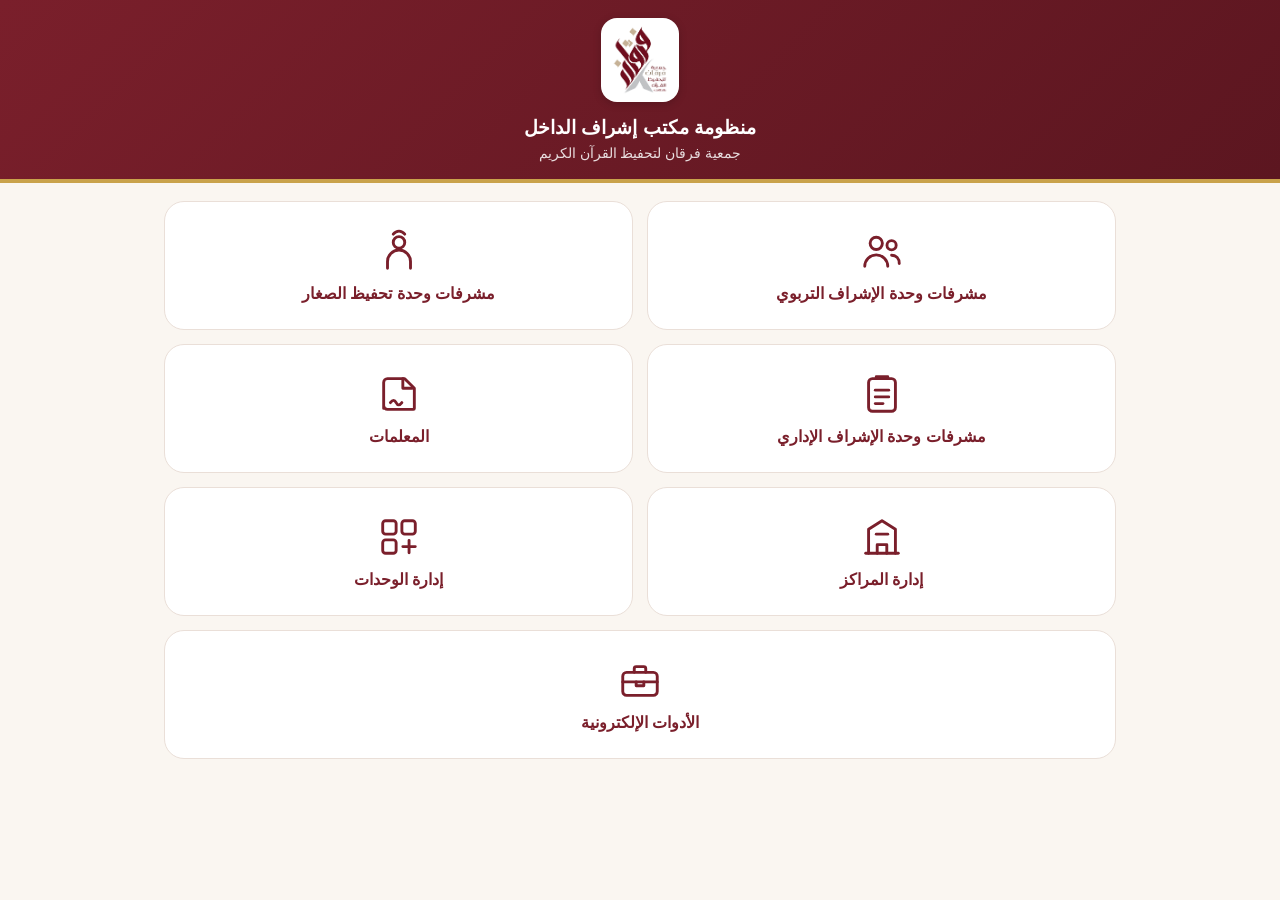
<file: index.html>
<!DOCTYPE html>
<html lang="ar" dir="rtl">
<head>
<meta charset="UTF-8">
<meta name="viewport" content="width=device-width, initial-scale=1">
<script>/* لا تظهر شاشة الدخول لحظةً لمن هي داخلة أصلاً */
(function(){var d=document.documentElement;try{if(sessionStorage.getItem('furqan_session')&&['mush_pw','ctr_pw','tch_pw','mgr_pw'].some(function(k){return localStorage.getItem(k)}))d.classList.add('has-sess')}catch(e){}setTimeout(function(){d.classList.remove('has-sess')},1500)})();</script>
<title>منظومة مكتب إشراف الداخل</title>
<link rel="preconnect" href="https://script.google.com" crossorigin><link rel="preconnect" href="https://script.googleusercontent.com" crossorigin>
<link rel="stylesheet" href="style.css">
<style>
.tile{position:relative}
.tile.soon{opacity:.82}
.soon-tag{position:absolute;top:10px;left:10px;background:#f6f0e4;color:#8a6a1f;border:1px solid #e3d3a8;border-radius:20px;padding:1px 10px;font-size:12px;font-weight:700}
</style>
</head>
<body>
<div class="topbar">
  <img class="logo" src="furqan-logo.png" alt="شعار فرقان">
  <h1>منظومة مكتب إشراف الداخل</h1>
  <p>جمعية فرقان لتحفيظ القرآن الكريم</p>
</div>
<div class="wrap">
  <div class="grid">
    <a class="tile" href="mushrifat.html">
      <svg class="ico" viewBox="0 0 24 24" fill="none" stroke="currentColor" stroke-width="1.5" stroke-linecap="round" stroke-linejoin="round" aria-hidden="true"><circle cx="9" cy="8" r="3.2"/><path d="M3 20c0-3.3 2.7-6 6-6s6 2.7 6 6"/><circle cx="17" cy="9" r="2.4"/><path d="M17 14.2c2.4 0 4 1.8 4 4.3"/></svg>
      <b>مشرفات وحدة الإشراف التربوي</b>
    </a>
    <a class="tile" href="sighar.html">
      <svg class="ico" viewBox="0 0 24 24" fill="none" stroke="currentColor" stroke-width="1.5" stroke-linecap="round" stroke-linejoin="round" aria-hidden="true"><circle cx="12" cy="7.5" r="3"/><path d="M6 21v-3.5a6 6 0 0 1 12 0V21"/><path d="M9 3.2c.8-1 2-1.6 3-1.6s2.2.6 3 1.6"/></svg>
      <b>مشرفات وحدة تحفيظ الصغار</b>
    </a>
    <a class="tile" href="idari.html">
      <svg class="ico" viewBox="0 0 24 24" fill="none" stroke="currentColor" stroke-width="1.5" stroke-linecap="round" stroke-linejoin="round" aria-hidden="true"><rect x="5" y="4" width="14" height="17" rx="2"/><path d="M9 4V3h6v1"/><path d="M8.5 10h7"/><path d="M8.5 13.5h7"/><path d="M8.5 17h4"/></svg>
      <b>مشرفات وحدة الإشراف الإداري</b>
    </a>
    <a class="tile" href="teachers.html">
      <svg class="ico" viewBox="0 0 24 24" fill="none" stroke="currentColor" stroke-width="1.5" stroke-linecap="round" stroke-linejoin="round" aria-hidden="true"><path d="M4 19.5V6a2 2 0 0 1 2-2h9l5 5v10.5a.5.5 0 0 1-.5.5H6a2 2 0 0 1-2-2z"/><path d="M14 4v5h5"/><path d="M7.5 16.5c1.2-1.6 2.2-1.6 3 0s1.8 1.6 3 0"/></svg>
      <b>المعلمات</b>
    </a>
    <a class="tile" href="centers.html">
      <svg class="ico" viewBox="0 0 24 24" fill="none" stroke="currentColor" stroke-width="1.5" stroke-linecap="round" stroke-linejoin="round" aria-hidden="true"><path d="M3.5 20.5h17"/><path d="M5 20.5V8l7-4.5L19 8v12.5"/><path d="M9.5 20.5v-4.5h5v4.5"/><path d="M9 10.5h6"/></svg>
      <b>إدارة المراكز</b>
    </a>
    <a class="tile" href="units.html">
      <svg class="ico" viewBox="0 0 24 24" fill="none" stroke="currentColor" stroke-width="1.5" stroke-linecap="round" stroke-linejoin="round" aria-hidden="true"><rect x="3.5" y="3.5" width="7" height="7" rx="1.5"/><rect x="13.5" y="3.5" width="7" height="7" rx="1.5"/><rect x="3.5" y="13.5" width="7" height="7" rx="1.5"/><path d="M14 17h6.5M17.25 13.75v6.5"/></svg>
      <b>إدارة الوحدات</b>
    </a>
    <a class="tile" href="https://furqan1448.github.io/adawat/" target="_blank" rel="noopener">
      <svg class="ico" viewBox="0 0 24 24" fill="none" stroke="currentColor" stroke-width="1.5" stroke-linecap="round" stroke-linejoin="round" aria-hidden="true"><rect x="3" y="8" width="18" height="12" rx="2"/><path d="M9 8V6a1 1 0 0 1 1-1h4a1 1 0 0 1 1 1v2"/><path d="M3 13h18"/><path d="M10 13v2h4v-2"/></svg>
      <b>الأدوات الإلكترونية</b>
    </a>
  </div>
</div>
<script src="logo-config.js"></script>
<script src="config.js"></script>
<script>try { fetch(API_URL).catch(function () {}); } catch (e) {}   // إيقاظ الخادم مبكرًا ليكون الدخول أسرع
function soon() { toast('هذه الوحدة قيد الإعداد وستتوفر قريباً'); }</script>
</body>
</html>
</file>
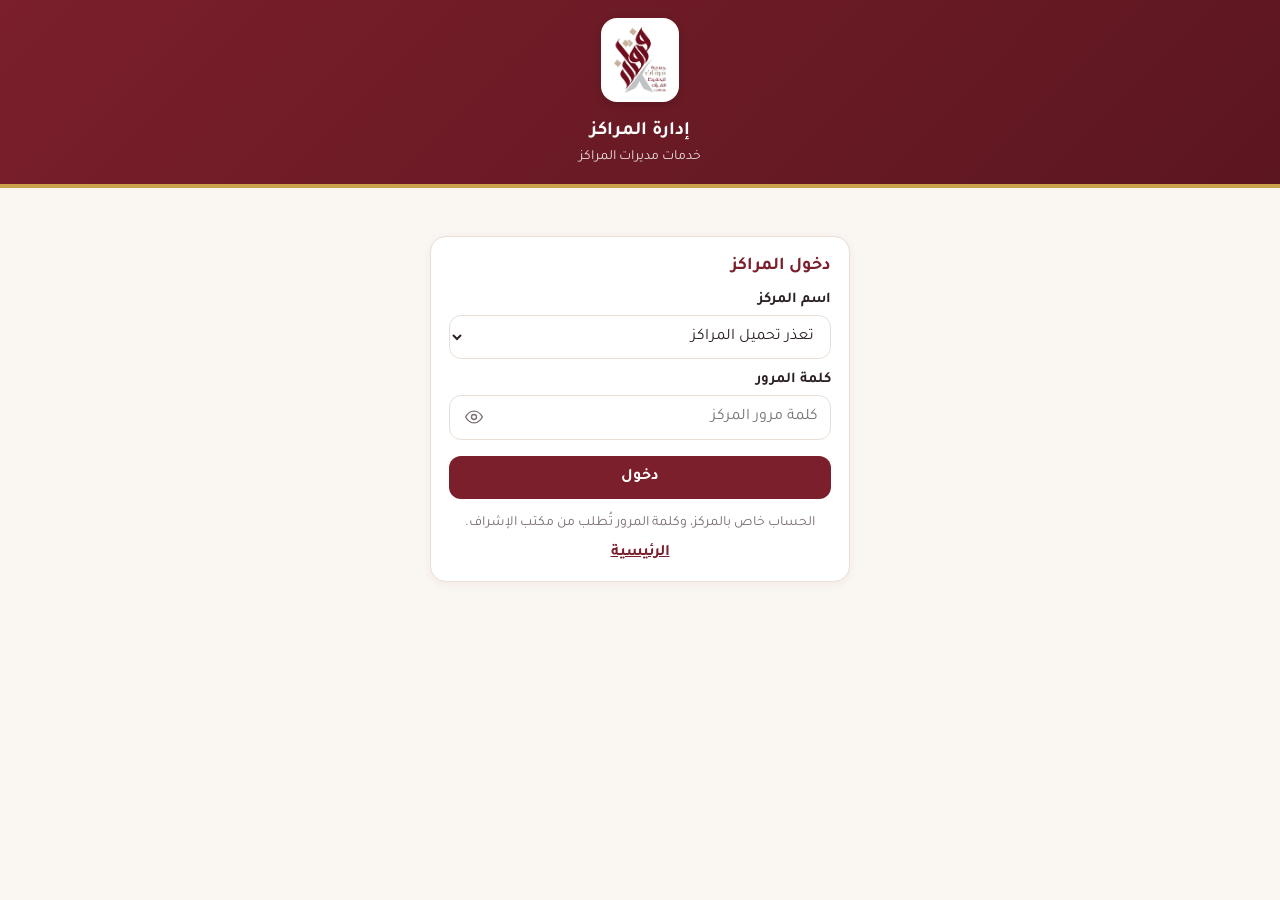
<file: centers.html>
<!DOCTYPE html>
<html lang="ar" dir="rtl">
<head>
<meta charset="UTF-8">
<meta name="viewport" content="width=device-width, initial-scale=1">
<script>/* لا تظهر شاشة الدخول لحظةً لمن هي داخلة أصلاً */
(function(){var d=document.documentElement;try{if(sessionStorage.getItem('furqan_session')&&['mush_pw','ctr_pw','tch_pw','mgr_pw'].some(function(k){return localStorage.getItem(k)}))d.classList.add('has-sess')}catch(e){}setTimeout(function(){d.classList.remove('has-sess')},1500)})();</script>
<title>إدارة المراكز — منظومة مكتب إشراف الداخل</title>
<link rel="preconnect" href="https://script.google.com">
<link rel="preconnect" href="https://script.googleusercontent.com" crossorigin>
<link rel="preconnect" href="https://fonts.googleapis.com">
<link rel="preconnect" href="https://fonts.gstatic.com" crossorigin>
<link rel="stylesheet" href="https://fonts.googleapis.com/css2?family=Tajawal:wght@400;500;700;800&family=Amiri:wght@400;700&display=optional">
<link rel="stylesheet" href="style.css">
<style>
  .t-hello{font-size:18px;font-weight:800;color:var(--primary);margin-bottom:4px}
  .t-item{border:1.5px solid var(--line);border-radius:14px;padding:12px 14px;margin-bottom:10px;background:#fff}
  .t-item.pending{border-color:var(--gold);background:#fffbf2}
  .t-item b{color:var(--primary)}
  .t-item .t-meta{font-size:14px;color:var(--muted);margin:4px 0 10px;line-height:1.8}
  .t-item .act{display:flex;flex-wrap:wrap;gap:8px}
  .t-item .act .btn{padding:8px 14px;font-size:14px}
  .t-badge{display:inline-block;background:var(--primary);color:#fff;border-radius:20px;padding:0 10px;font-size:13px;margin-right:6px}
  .t-signed{font-size:13px;color:#1f7a45;font-weight:700}
  .tile{position:relative}
  .t-tbadge{position:absolute;top:10px;left:10px;background:#c0392b;color:#fff;border-radius:20px;min-width:24px;padding:1px 8px;font-size:13px;font-weight:800}
  .in-note{background:#f6f0f2;border-right:4px solid var(--primary);border-radius:10px;padding:10px 12px;margin-bottom:10px;line-height:1.8}
  .in-prev{border:1.5px solid var(--line);border-radius:12px;overflow:hidden;margin-top:10px;background:#f7f7f7}
  .in-prev img{display:block;width:100%;height:auto;background:#fff;border-bottom:1px solid var(--line)}
  .t-mode{display:inline-block;border-radius:20px;padding:1px 10px;font-size:12px;font-weight:700;background:#fbf3e0;color:#8a6a1f;margin-right:4px}
  .hs-emp{border:1.5px solid var(--line);border-radius:14px;padding:12px;margin-bottom:12px;background:#fff}
  .hs-emp-h{display:flex;gap:8px;align-items:center;margin-bottom:6px}
  .hs-emp-h b{flex:none;min-width:28px;height:28px;border-radius:50%;background:#f6f0f2;color:var(--primary);display:flex;align-items:center;justify-content:center;font-size:13px}
  .hs-emp-h input{margin:0}
  .hs-emp-h .btn{flex:none;padding:8px 12px}
  .hs-grid{display:grid;grid-template-columns:minmax(70px,1.3fr) repeat(5,minmax(0,1fr));gap:4px;align-items:center;margin-top:8px;font-size:13px}
  .hs-grid .h{font-weight:800;color:var(--primary);text-align:center;font-size:12px;line-height:1.3}
  .hs-grid .m{font-weight:700;font-size:13px}
  .hs-grid input{margin:0;padding:8px 2px;text-align:center;font-size:15px;min-width:0}
  .hs-grid .tot{text-align:center;font-weight:800;color:var(--primary);background:#fbf3e0;border-radius:8px;padding:7px 0}
  .hs-leg{font-size:13px;color:var(--muted);line-height:1.8;background:#f6f0f2;border-radius:10px;padding:8px 12px;margin-top:8px}
  .hs-months{display:grid;grid-template-columns:repeat(3,1fr);gap:8px}
  .hs-months input{margin:0}
  .c-banner{background:#fffbf2;border:1.5px solid var(--gold);border-radius:14px;padding:12px 14px;margin-bottom:14px;font-weight:700;color:var(--primary);cursor:pointer}
</style>
</head>
<body>
<div class="topbar">
  <img class="logo" src="furqan-logo.png" alt="شعار فرقان">
  <h1>إدارة المراكز</h1>
  <p>خدمات مديرات المراكز</p>
</div>

<div class="wrap">

  <!-- تسجيل الدخول: اسم المركز وكلمة مروره (مثل نظام المقاصف) -->
  <div id="loginView" class="card" style="max-width:420px;margin:30px auto">
    <h2>دخول المراكز</h2>
    <label for="cName">اسم المركز</label>
    <select id="cName"><option value="">جارِ تحميل المراكز...</option></select>
    <label for="cPw">كلمة المرور</label>
    <div class="pw-wrap">
      <input id="cPw" type="password" autocomplete="current-password" placeholder="كلمة مرور المركز">
      <button type="button" class="pw-toggle" onclick="togglePassword('cPw', this)"><svg viewBox="0 0 24 24" fill="none" stroke="currentColor" stroke-width="1.6" stroke-linecap="round" stroke-linejoin="round" aria-hidden="true"><path d="M2 12s3.6-7 10-7 10 7 10 7-3.6 7-10 7S2 12 2 12z"/><circle cx="12" cy="12" r="3"/></svg></button>
    </div>
    <button id="cLoginBtn" class="btn block" onclick="cLogin()">دخول</button>
    <p class="rp-hint" style="margin-top:12px;text-align:center">الحساب خاص بالمركز، وكلمة المرور تُطلب من مكتب الإشراف.</p>
    <p style="margin-top:8px;text-align:center"><a class="lnk" href="index.html">الرئيسية</a></p>
  </div>

  <!-- الرئيسية -->
  <div id="homeView" class="hidden">
    <div class="t-hello" id="cHello" style="text-align:center;margin:4px 0 16px"></div>
    <div id="cBanner" class="c-banner hidden" onclick="cShow('reportsView')"></div>
    <div class="grid">
      <button class="tile" onclick="cShow('reportsView')"><span class="t-tbadge hidden" id="tileBadge">0</span><svg class="ico" viewBox="0 0 24 24" fill="none" stroke="currentColor" stroke-width="1.5" stroke-linecap="round" stroke-linejoin="round" aria-hidden="true"><rect x="4" y="3.5" width="16" height="17" rx="2"/><path d="M4 9h16"/><path d="M9.5 9v11.5"/><path d="M12.5 13h5"/><path d="M12.5 16.5h3.5"/></svg><b>الوارد من المشرفات</b></button>
      <button class="tile" onclick="hsOpenList()"><span class="t-tbadge hidden" id="hsBadge">0</span><svg class="ico" viewBox="0 0 24 24" fill="none" stroke="currentColor" stroke-width="1.5" stroke-linecap="round" stroke-linejoin="round" aria-hidden="true"><rect x="3.5" y="4.5" width="17" height="16" rx="2"/><path d="M3.5 9h17"/><path d="M8 3v3"/><path d="M16 3v3"/><path d="M8 13h2"/><path d="M14 13h2"/><path d="M8 16.5h2"/><path d="M14 16.5h2"/></svg><b>حصر الغياب والتأخير والاستئذان</b></button>
      <button class="tile" onclick="meOpenList()"><svg class="ico" viewBox="0 0 24 24" fill="none" stroke="currentColor" stroke-width="1.5" stroke-linecap="round" stroke-linejoin="round" aria-hidden="true"><rect x="5" y="4" width="14" height="17" rx="2"/><path d="M9 4h6v3H9z"/><path d="M8.5 12l1.5 1.5 2.5-3"/><path d="M8.5 17h7"/></svg><b>استمارة تقييم المعلمة</b></button>
      <button class="tile" onclick="tpOpenCenter()"><svg class="ico" viewBox="0 0 24 24" fill="none" stroke="currentColor" stroke-width="1.5" stroke-linecap="round" stroke-linejoin="round" aria-hidden="true"><circle cx="9" cy="8" r="3"/><path d="M3.5 19c.7-3 2.8-4.8 5.5-4.8s4.8 1.8 5.5 4.8"/><path d="M15 6h5.5"/><path d="M15 9.5h5.5"/><path d="M16.5 13h4"/></svg><b>بيانات المعلمات</b></button>
    </div>
    <p style="text-align:center;margin-top:22px"><button class="btn light" onclick="cLogout()">تسجيل الخروج</button></p>
  </div>

  <!-- بيانات المعلمات (تعبّئها المعلمة من «بياناتي الشخصية») -->
  <div id="tpView" class="hidden">
    <button class="back" onclick="cShow('homeView')">← رجوع</button>
    <div class="card">
      <h2>بيانات المعلمات</h2>
      <p class="rp-hint">اضغطي على اسم المعلمة لعرض استمارة بياناتها، ثم حفظها PDF أو Excel.</p>
      <div id="tpBox"></div>
    </div>
  </div>

  <!-- التقارير -->
  <div id="reportsView" class="hidden">
    <button class="back" onclick="cShow('homeView')">← رجوع</button>
    <div class="stats">
      <div class="stat"><b id="stPending">0</b><span>بانتظار الإجراء</span></div>
      <div class="stat"><b id="stSigned">0</b><span>تم الاطلاع أو التوقيع</span></div>
    </div>
    <div class="card">
      <h2>بانتظار اطلاع المديرة أو توقيعها <span class="t-badge" id="pendBadge">0</span></h2>
      <div id="pendList"><p class="empty">جارِ التحميل...</p></div>
    </div>
    <div class="card">
      <h2>تم الاطلاع أو التوقيع</h2>
      <div id="signedList"><p class="empty">جارِ التحميل...</p></div>
    </div>
    <p style="text-align:center"><button class="btn light" onclick="cLoad()">تحديث</button></p>
  </div>

  <!-- عرض التقرير والتوقيع -->
  <div id="signView" class="hidden">
    <button class="back" onclick="cShow('reportsView')">← رجوع</button>
    <div class="card">
      <div class="ex-bar" id="cBar"></div>
      <div id="cDoc"></div>
    </div>
    <div class="card" id="cSignCard">
      <h2>اعتماد وتوقيع مديرة المركز</h2>
      <label for="cSigner" style="margin-top:0">اسم مديرة المركز</label>
      <input id="cSigner" autocomplete="name">
      <label class="check"><input type="checkbox" id="cAgree"><span>اطّلعتُ على التقرير وما ورد فيه من ملاحظات وتوصيات.</span></label>
      <label>التوقيع</label>
      <div id="cSigW"></div>
      <button id="cSignBtn" class="btn block" onclick="cSign(this)">اعتماد وتوقيع التقرير</button>
    </div>
  </div>

  <!-- حصر الغياب والتأخير والاستئذان: القائمة -->
  <div id="hsListView" class="hidden">
    <button class="back" onclick="cShow('homeView')">← رجوع</button>
    <div class="card">
      <h2>حصر الغياب والتأخير والاستئذان</h2>
      <p class="rp-hint">يُعبّأ لكل فصل دراسي، وتوقّع عليه مديرة المركز، ثم يُرسل لمشرفة الإشراف الإداري التي تختارونها.</p>
      <button class="btn block" onclick="hsNew()">＋ حصر جديد</button>
    </div>
    <div class="card">
      <h2>الحصر المرسل</h2>
      <div id="hsList" class="rc-list"><p class="rc-empty">جارِ التحميل...</p></div>
    </div>
  </div>

  <!-- حصر الغياب والتأخير والاستئذان: النموذج -->
  <div id="hsForm" class="hidden">
    <button class="back" onclick="hsOpenList()">← رجوع</button>
    <div class="edit-note hidden" id="hsEditNote">وضع التعديل: يُحفظ التعديل على نفس الحصر ويُرسل للمشرفة من جديد.</div>
    <div class="card">
      <h2>حصر الغياب والتأخير والاستئذان</h2>
      <div class="row2">
        <div><label for="hsPeriod">الفترة</label><select id="hsPeriod"><option value="">اختاري</option><option>صباحية</option><option>مسائية</option></select></div>
        <div><label for="hsSem">الفصل الدراسي</label><select id="hsSem"><option value="">اختاري</option><option>الأول</option><option>الثاني</option><option>الثالث</option></select></div>
      </div>
      <div class="row2">
        <div><label for="hsYear">العام (هجري)</label><input id="hsYear" inputmode="numeric" maxlength="4" placeholder="1448"></div>
        <div></div>
      </div>
      <label>أسماء الأشهر <span style="font-weight:400;color:var(--muted);font-size:14px">(اختياري — تظهر بدل «الشهر الأول»...)</span></label>
      <div class="hs-months"><input id="hsM0" placeholder="الشهر الأول"><input id="hsM1" placeholder="الشهر الثاني"><input id="hsM2" placeholder="الشهر الثالث"></div>
      <div class="hs-leg">ض: غياب اضطراري — غ: بعد الاضطراري — ج: إجازة تم رفعها لشؤون الموظفات<br>التأخير والاستئذان: عدد الدقائق وليس عدد المرات.</div>
    </div>
    <div class="card">
      <h2>الموظفات</h2>
      <div id="hsEmps"></div>
      <button type="button" class="btn light block" onclick="hsAddEmp()">＋ إضافة موظفة</button>
    </div>
    <div class="card">
      <h2>الإرسال والتوقيع</h2>
      <label for="hsSup" style="margin-top:0">إرسال إلى مشرفة الإشراف الإداري</label>
      <select id="hsSup"><option value="">جارِ تحميل الأسماء...</option></select>
      <label for="hsMgr">اسم مديرة المركز</label><input id="hsMgr" autocomplete="name">
      <label>التاريخ</label>
      <div class="hs-months"><select id="hsHD"></select><select id="hsHM"></select><input id="hsHY" inputmode="numeric" maxlength="4" placeholder="السنة"></div>
      <label>توقيع مديرة المركز</label>
      <div id="hsSigW"></div>
      <button id="hsSaveBtn" class="btn block" onclick="hsSave(this)">حفظ وإرسال للمشرفة</button>
    </div>
  </div>

  <!-- عرض الحصر -->
  <div id="hsDocView" class="hidden">
    <button class="back" onclick="hsOpenList()">← رجوع</button>
    <div class="card">
      <div class="ex-bar" id="hsBar"></div>
      <div id="hsDoc"></div>
    </div>
  </div>

  <!-- نموذج وارد من «📤 إرسال للمركز» -->
  <div id="inView" class="hidden">
    <button class="back" onclick="cShow('reportsView')">← رجوع</button>
    <div class="card">
      <h2 id="inTitle"></h2>
      <div class="t-meta" id="inMeta" style="color:var(--muted);line-height:1.9;margin:6px 0 10px"></div>
      <div class="in-note hidden" id="inNote"></div>
      <div class="ex-bar" id="inBar"></div>
      <div id="inPrev"></div>
    </div>
    <div class="card hidden" id="inAct">
      <h2 id="inActTitle"></h2>
      <label for="inSigner" style="margin-top:0">اسم مديرة المركز</label>
      <input id="inSigner" autocomplete="name">
      <label class="check"><input type="checkbox" id="inAgree"><span id="inAgreeTxt">اطّلعتُ على النموذج وما ورد فيه.</span></label>
      <div id="inSigBox"><label>التوقيع</label><div id="inSigW"></div></div>
      <div id="inEmpBox" class="hidden"><label>توقيع الموظفة <span style="font-weight:400;color:var(--muted);font-size:14px">(اختياري — إن كانت حاضرة ولم توقّع من قبل)</span></label><div id="inEmpW"></div></div>
      <button id="inBtn" class="btn block" onclick="inDone(this)"></button>
    </div>
  </div>

</div>

<script src="logo-config.js"></script>
<script src="config.js"></script>
<script src="doc-xlsx.js"></script>
<script src="idari-print.js"></script>
<script src="export.js"></script>
<script src="list-ui.js"></script>
<script src="hasr.js"></script>
<script src="centers.js"></script>
<script src="centers-hasr.js"></script>
<script src="teacher-profile.js"></script>
<script src="mgr-eval.js"></script>
<script>function tpOpenCenter() { cShow('tpView'); tpLoadView('tpBox', () => cApi('c_teachers'), { title: 'بيانات معلمات المركز', who: (CME && CME.display) || localStorage.getItem(C_NAME) || '', whoLabel: 'المركز: ' }); }</script>
</body>
</html>
</file>
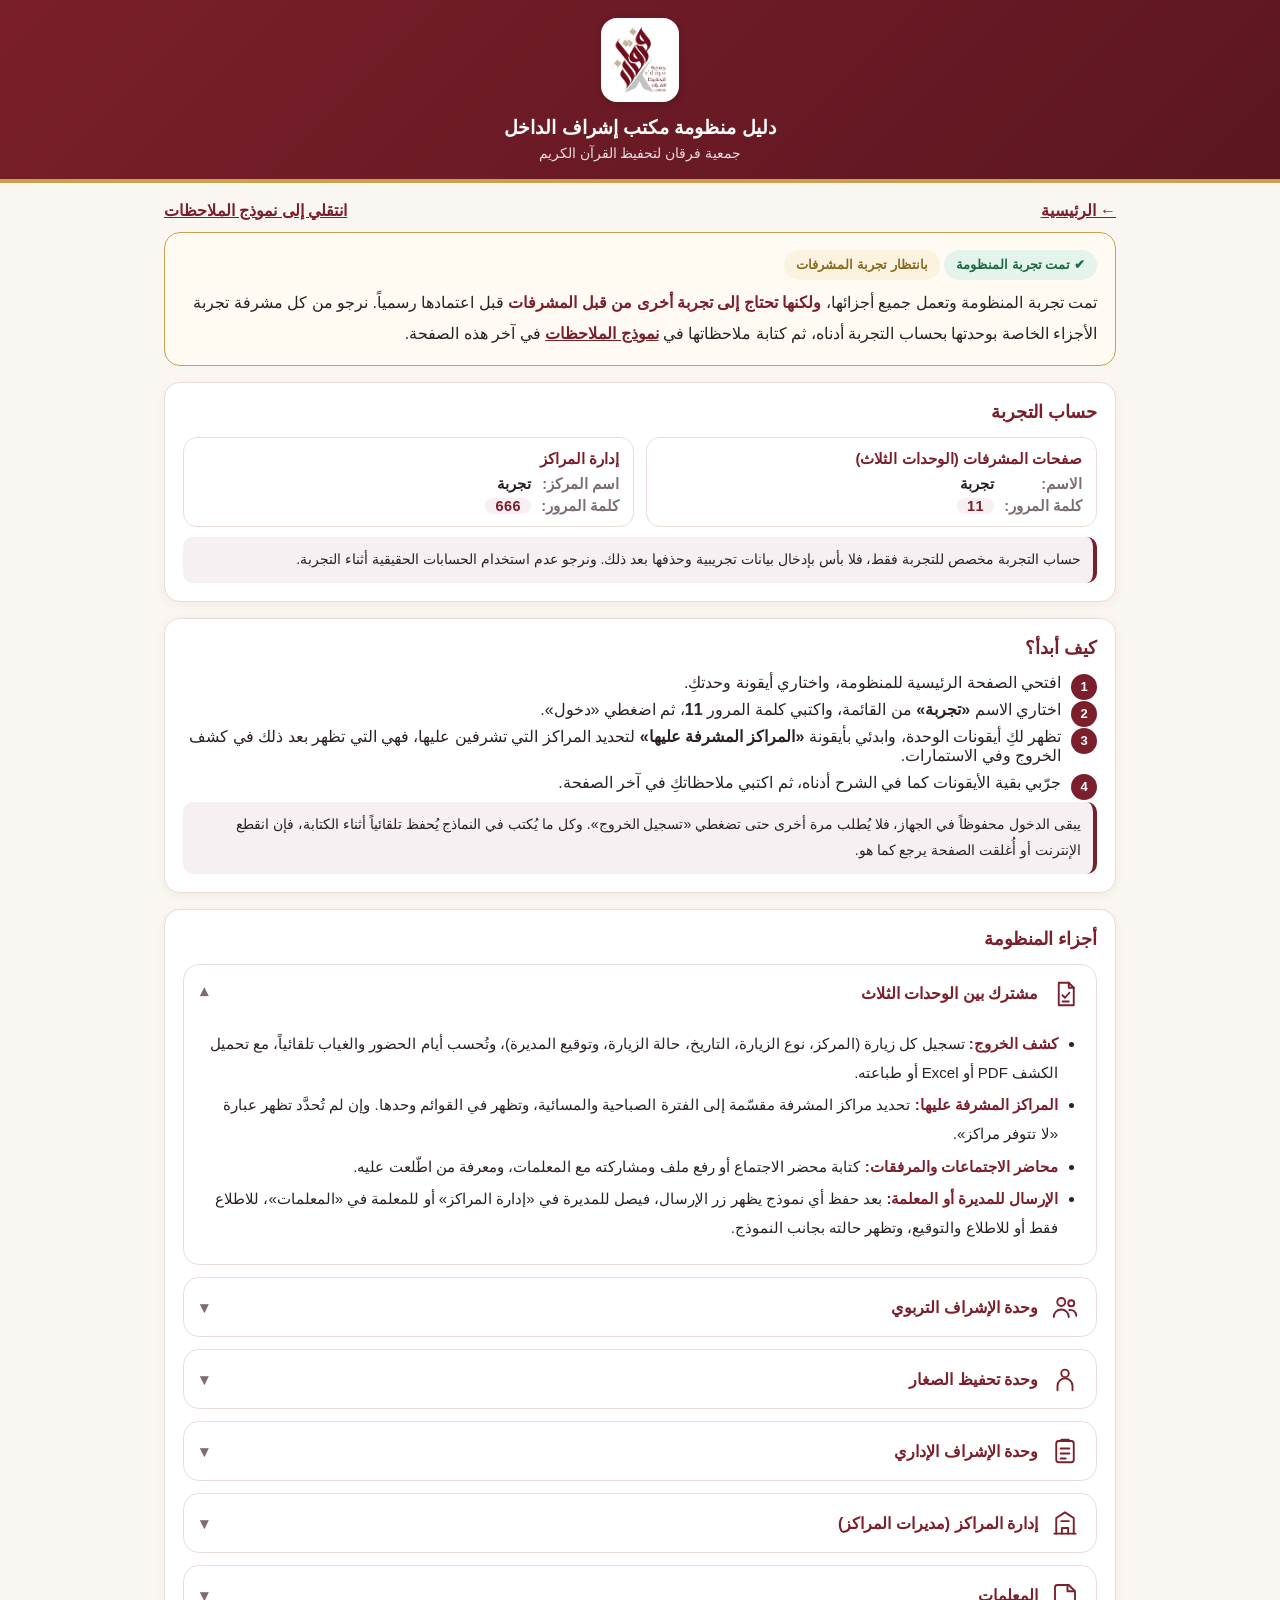
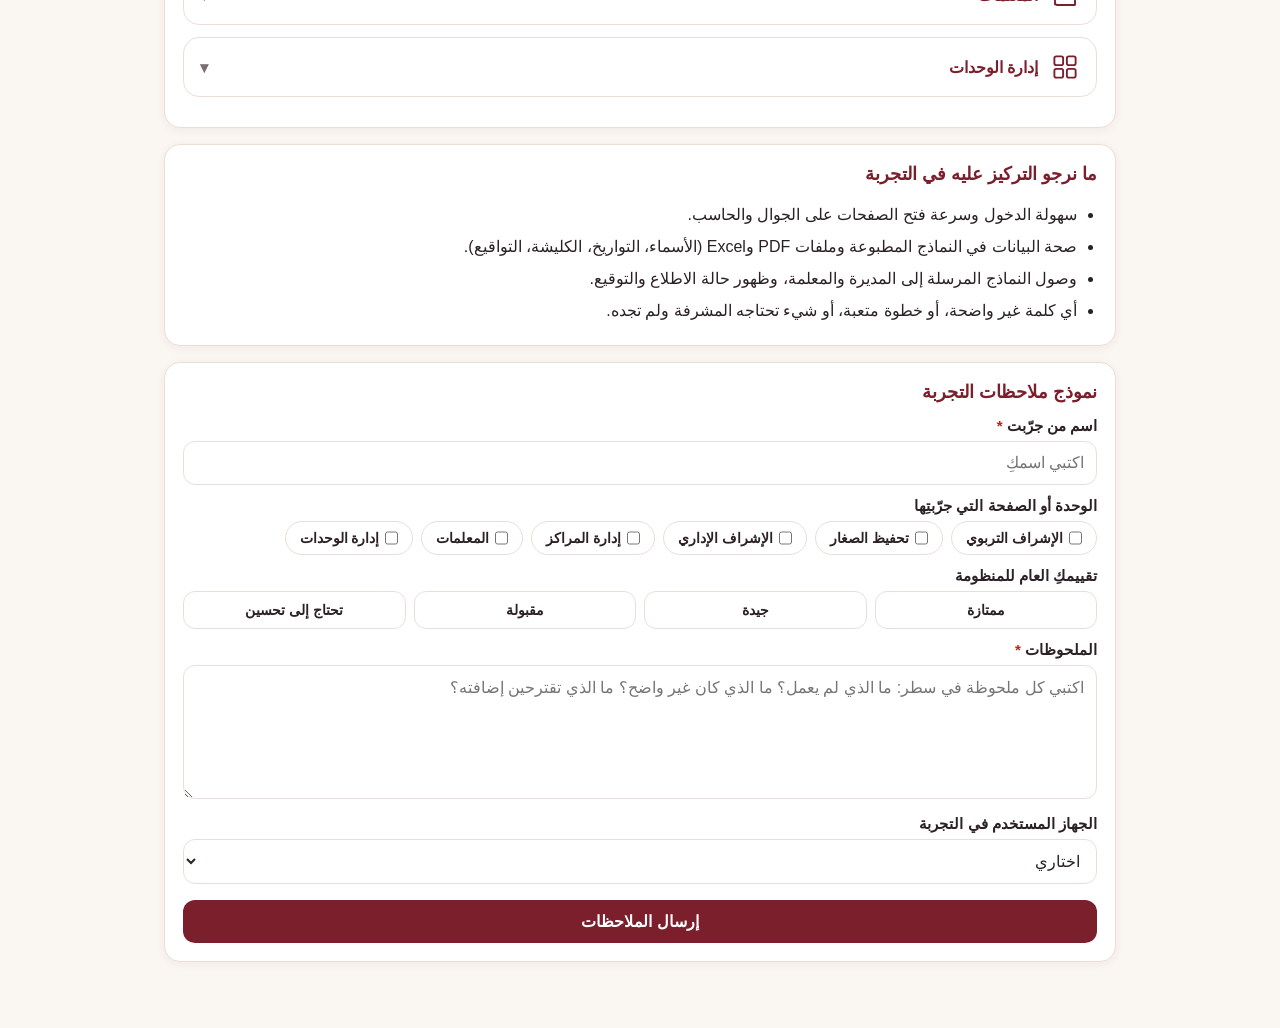
<file: guide.html>
<!DOCTYPE html>
<html lang="ar" dir="rtl">
<head>
<meta charset="UTF-8">
<meta name="viewport" content="width=device-width, initial-scale=1">
<script>/* لا تظهر شاشة الدخول لحظةً لمن هي داخلة أصلاً */
(function(){var d=document.documentElement;try{if(sessionStorage.getItem('furqan_session')&&['mush_pw','ctr_pw','tch_pw','mgr_pw'].some(function(k){return localStorage.getItem(k)}))d.classList.add('has-sess')}catch(e){}setTimeout(function(){d.classList.remove('has-sess')},1500)})();</script>
<title>دليل المنظومة — منظومة مكتب إشراف الداخل</title>
<link rel="preconnect" href="https://script.google.com">
<link rel="stylesheet" href="style.css">
<style>
  .g-hero{background:#fffbf2;border:1.5px solid var(--gold);border-radius:var(--radius);padding:16px 18px;margin-bottom:16px;line-height:1.9}
  .g-hero b{color:var(--primary)}
  .g-badge{display:inline-flex;align-items:center;gap:6px;background:#e4f4ec;color:#1f6b40;border-radius:999px;padding:3px 12px;font-size:13px;font-weight:800;margin-bottom:8px}
  .g-badge.warn{background:#fbf3e0;color:#8a6a1f}
  .g-acc{display:grid;grid-template-columns:repeat(auto-fit,minmax(240px,1fr));gap:12px;margin-top:6px}
  .g-acc>div{border:1.5px solid var(--line);border-radius:14px;padding:12px 14px;background:#fff}
  .g-acc h3{font-size:15px;color:var(--primary);margin-bottom:8px}
  .g-acc dl{display:grid;grid-template-columns:auto 1fr;gap:6px 10px;font-size:14.5px}
  .g-acc dt{color:var(--muted);font-weight:600}
  .g-acc dd{font-weight:800}
  .g-code{display:inline-block;background:#f6f0f2;color:var(--primary);border-radius:8px;padding:0 10px;font-family:inherit;letter-spacing:.5px}
  .g-sec{border:1px solid var(--line);border-radius:var(--radius);background:#fff;margin-bottom:12px;overflow:hidden}
  .g-sec>summary{list-style:none;cursor:pointer;display:flex;align-items:center;gap:12px;padding:14px 16px;font-weight:800;color:var(--primary);font-size:16px}
  .g-sec>summary::-webkit-details-marker{display:none}
  .g-sec>summary svg{width:30px;height:30px;flex:none}
  .g-sec>summary .arr{margin-inline-start:auto;transition:transform .2s;color:var(--muted)}
  .g-sec[open]>summary .arr{transform:rotate(180deg)}
  .g-sec .g-body{padding:0 18px 16px;line-height:1.95;font-size:15px}
  .g-body ul{padding-inline-start:20px;margin:6px 0}
  .g-body li{margin:3px 0}
  .g-body b{color:var(--primary)}
  .g-steps{counter-reset:s;list-style:none;padding:0!important}
  .g-steps li{counter-increment:s;position:relative;padding-inline-start:36px;margin:8px 0}
  .g-steps li::before{content:counter(s);position:absolute;inset-inline-start:0;top:1px;width:26px;height:26px;border-radius:50%;background:var(--primary);color:#fff;font-size:13px;font-weight:800;display:flex;align-items:center;justify-content:center}
  .g-note{background:#f6f0f2;border-inline-start:4px solid var(--primary);border-radius:10px;padding:10px 12px;margin-top:10px;font-size:14px;line-height:1.85}
  .chips{display:flex;flex-wrap:wrap;gap:8px}
  .chip{display:flex;align-items:center;gap:6px;border:1.5px solid var(--line);border-radius:999px;padding:7px 14px;margin:0;cursor:pointer;font-weight:600;font-size:14px}
  .chip input{width:auto;margin:0;accent-color:var(--primary)}
  .chip:has(input:checked){border-color:var(--primary);background:#f6f0f2;color:var(--primary)}
  .rate{display:grid;grid-template-columns:repeat(4,1fr);gap:8px}
  .rate label{margin:0;text-align:center;border:1.5px solid var(--line);border-radius:12px;padding:10px 6px;cursor:pointer;font-size:14px}
  .rate input{display:none}
  .rate label:has(input:checked){border-color:var(--primary);background:#f6f0f2;color:var(--primary);font-weight:800}
  @media(max-width:520px){.rate{grid-template-columns:repeat(2,1fr)}}
  .req{color:var(--err)}
  .g-done{background:#e4f4ec;border-radius:14px;padding:16px;line-height:1.9;color:#1f6b40;font-weight:700;text-align:center}
  .g-top{display:flex;justify-content:space-between;align-items:center;margin-bottom:12px}
</style>
</head>
<body>
<div class="topbar">
  <img class="logo" src="furqan-logo.png" alt="شعار فرقان">
  <h1>دليل منظومة مكتب إشراف الداخل</h1>
  <p>جمعية فرقان لتحفيظ القرآن الكريم</p>
</div>

<div class="wrap">
  <div class="g-top"><a class="lnk" href="index.html">← الرئيسية</a><a class="lnk" href="#feedback">انتقلي إلى نموذج الملاحظات</a></div>

  <div class="g-hero">
    <span class="g-badge">✔ تمت تجربة المنظومة</span> <span class="g-badge warn">بانتظار تجربة المشرفات</span><br>
    تمت تجربة المنظومة وتعمل جميع أجزائها، <b>ولكنها تحتاج إلى تجربة أخرى من قبل المشرفات</b> قبل اعتمادها رسمياً.
    نرجو من كل مشرفة تجربة الأجزاء الخاصة بوحدتها بحساب التجربة أدناه، ثم كتابة ملاحظاتها في <a class="lnk" href="#feedback">نموذج الملاحظات</a> في آخر هذه الصفحة.
  </div>

  <!-- حساب التجربة -->
  <div class="card">
    <h2>حساب التجربة</h2>
    <div class="g-acc">
      <div>
        <h3>صفحات المشرفات (الوحدات الثلاث)</h3>
        <dl><dt>الاسم:</dt><dd>تجربة</dd><dt>كلمة المرور:</dt><dd><span class="g-code">11</span></dd></dl>
      </div>
      <div>
        <h3>إدارة المراكز</h3>
        <dl><dt>اسم المركز:</dt><dd>تجربة</dd><dt>كلمة المرور:</dt><dd><span class="g-code">666</span></dd></dl>
      </div>
    </div>
    <div class="g-note">حساب التجربة مخصص للتجربة فقط، فلا بأس بإدخال بيانات تجريبية وحذفها بعد ذلك. ونرجو عدم استخدام الحسابات الحقيقية أثناء التجربة.</div>
  </div>

  <!-- البداية -->
  <div class="card">
    <h2>كيف أبدأ؟</h2>
    <ol class="g-steps">
      <li>افتحي الصفحة الرئيسية للمنظومة، واختاري أيقونة وحدتكِ.</li>
      <li>اختاري الاسم <b>«تجربة»</b> من القائمة، واكتبي كلمة المرور <b>11</b>، ثم اضغطي «دخول».</li>
      <li>تظهر لكِ أيقونات الوحدة، وابدئي بأيقونة <b>«المراكز المشرفة عليها»</b> لتحديد المراكز التي تشرفين عليها، فهي التي تظهر بعد ذلك في كشف الخروج وفي الاستمارات.</li>
      <li>جرّبي بقية الأيقونات كما في الشرح أدناه، ثم اكتبي ملاحظاتكِ في آخر الصفحة.</li>
    </ol>
    <div class="g-note">يبقى الدخول محفوظاً في الجهاز، فلا يُطلب مرة أخرى حتى تضغطي «تسجيل الخروج». وكل ما يُكتب في النماذج يُحفظ تلقائياً أثناء الكتابة، فإن انقطع الإنترنت أو أُغلقت الصفحة يرجع كما هو.</div>
  </div>

  <!-- الأجزاء -->
  <div class="card">
    <h2>أجزاء المنظومة</h2>

    <details class="g-sec" open>
      <summary><svg viewBox="0 0 24 24" fill="none" stroke="currentColor" stroke-width="1.5" stroke-linecap="round" stroke-linejoin="round"><path d="M7 3h8l4 4v14H7z"/><path d="M15 3v4h4"/><path d="M10 13l2 2 3.5-4"/><path d="M10 18h5"/></svg>مشترك بين الوحدات الثلاث<span class="arr">▾</span></summary>
      <div class="g-body">
        <ul>
          <li><b>كشف الخروج:</b> تسجيل كل زيارة (المركز، نوع الزيارة، التاريخ، حالة الزيارة، وتوقيع المديرة)، وتُحسب أيام الحضور والغياب تلقائياً، مع تحميل الكشف PDF أو Excel أو طباعته.</li>
          <li><b>المراكز المشرفة عليها:</b> تحديد مراكز المشرفة مقسّمة إلى الفترة الصباحية والمسائية، وتظهر في القوائم وحدها. وإن لم تُحدَّد تظهر عبارة «لا تتوفر مراكز».</li>
          <li><b>محاضر الاجتماعات والمرفقات:</b> كتابة محضر الاجتماع أو رفع ملف ومشاركته مع المعلمات، ومعرفة من اطّلعت عليه.</li>
          <li><b>الإرسال للمديرة أو المعلمة:</b> بعد حفظ أي نموذج يظهر زر الإرسال، فيصل للمديرة في «إدارة المراكز» أو للمعلمة في «المعلمات»، للاطلاع فقط أو للاطلاع والتوقيع، وتظهر حالته بجانب النموذج.</li>
        </ul>
      </div>
    </details>

    <details class="g-sec">
      <summary><svg viewBox="0 0 24 24" fill="none" stroke="currentColor" stroke-width="1.5" stroke-linecap="round" stroke-linejoin="round"><circle cx="9" cy="8" r="3.2"/><path d="M3 20c0-3.3 2.7-6 6-6s6 2.7 6 6"/><circle cx="17" cy="9" r="2.4"/><path d="M15.5 14.4A4.6 4.6 0 0 1 21 19"/></svg>وحدة الإشراف التربوي<span class="arr">▾</span></summary>
      <div class="g-body">
        <ul>
          <li><b>استمارات التقييم الأسبوعية والنهائية:</b> القرآن الكريم (بدون تعدد / تعدد المجموعات)، والتبيان، والتجويد، مع حساب الدرجة والتقدير تلقائياً، وحفظ المسودات.</li>
          <li><b>خلاصة التقارير:</b> جمع درجات المعلمات في خلاصة واحدة لكل فترة وفصل.</li>
          <li>أنواع الزيارة في كشف الخروج: اجتماع حضوري، تصحيح تلاوة، تقييم التبيان، تقييم التجويد، تقييم حصة القرآن الكريم، مراجعة، أخرى.</li>
        </ul>
      </div>
    </details>

    <details class="g-sec">
      <summary><svg viewBox="0 0 24 24" fill="none" stroke="currentColor" stroke-width="1.5" stroke-linecap="round" stroke-linejoin="round"><circle cx="12" cy="7.5" r="3"/><path d="M6 21v-3.5a6 6 0 0 1 12 0V21"/></svg>وحدة تحفيظ الصغار<span class="arr">▾</span></summary>
      <div class="g-body">
        <ul>
          <li><b>تقرير زيارة مشرفة تحفيظ الصغار</b> و<b>خلاصة التقارير التعليمية</b>، ويُرسلان للمعلمة لتطّلع وتوقّع من حسابها.</li>
          <li><b>استمارات التقييم</b> (التلاوة، التبيان، المادة، لقاء أخير، أثناء الوجبة، معلمة الأركان، مشرفة الساحة)، وتصل للمعلمة بالملاحظات والتوصيات دون الدرجات.</li>
          <li><b>إجراءات الموظفات:</b> الإنذار الشفوي والكتابي والتعهد والملاحظات، مع توقيع الموظفة والمديرة.</li>
        </ul>
      </div>
    </details>

    <details class="g-sec">
      <summary><svg viewBox="0 0 24 24" fill="none" stroke="currentColor" stroke-width="1.5" stroke-linecap="round" stroke-linejoin="round"><rect x="5" y="4" width="14" height="17" rx="2"/><path d="M9 4V3h6v1"/><path d="M8.5 10h7M8.5 14h7M8.5 18h4"/></svg>وحدة الإشراف الإداري<span class="arr">▾</span></summary>
      <div class="g-body">
        <ul>
          <li><b>تقرير زيارة المشرفة:</b> اسم المديرة وجوالها يظهران تلقائياً من المركز، ورقم الزيارة من الزيارات السابقة، والتوصية تكتبها المشرفة، ثم يُرسل للمديرة.</li>
          <li><b>برنامج مشرفة مقيمة</b>، و<b>الاقتراحات والصعوبات</b>، و<b>المتابعة الإدارية الشهرية</b>، و<b>استمارة تقييم المديرة</b> (من ١٠٠)، و<b>حصر القاعات في المراكز</b>.</li>
          <li><b>الوارد من المراكز:</b> ما ترسله مديرات المراكز (مثل حصر الغياب والتأخير والاستئذان).</li>
        </ul>
      </div>
    </details>

    <details class="g-sec">
      <summary><svg viewBox="0 0 24 24" fill="none" stroke="currentColor" stroke-width="1.5" stroke-linecap="round" stroke-linejoin="round"><path d="M3.5 20.5h17"/><path d="M5 20.5V8l7-4.5L19 8v12.5"/><path d="M9.5 20.5v-4.5h5v4.5"/><path d="M9 10.5h6"/></svg>إدارة المراكز (مديرات المراكز)<span class="arr">▾</span></summary>
      <div class="g-body">
        <ul>
          <li>الدخول باسم المركز وكلمة مروره (للتجربة: <b>تجربة</b> وكلمة المرور <b>666</b>).</li>
          <li><b>الوارد من المشرفات:</b> تُعرض فيه النماذج المرسلة، فتطّلع المديرة على النموذج أولاً، ثم تحفظه بصيغة <b>PDF</b> أو <b>Excel</b>، وتضغط «تم الاطلاع» أو توقّع إن طُلب منها التوقيع.</li>
          <li><b>حصر الغياب والتأخير والاستئذان:</b> تعبئته وإرساله للمشرفة.</li>
        </ul>
      </div>
    </details>

    <details class="g-sec">
      <summary><svg viewBox="0 0 24 24" fill="none" stroke="currentColor" stroke-width="1.5" stroke-linecap="round" stroke-linejoin="round"><path d="M4 19.5V6a2 2 0 0 1 2-2h9l5 5v10.5a.5.5 0 0 1-.5.5H6a2 2 0 0 1-2-2z"/><path d="M14 4v5h5"/></svg>المعلمات<span class="arr">▾</span></summary>
      <div class="g-body">
        <ul>
          <li>تدخل المعلمة برقم جوالها وكلمة مرورها، وتجد ما أرسلته المشرفات إليها، فتطّلع عليه وتحفظه <b>PDF</b> أو <b>Excel</b>، وتوقّع من حسابها.</li>
          <li><b>شهادتي:</b> عرض شهادة اجتياز الاختبار وتحميلها، إضافة إلى محاضر الاجتماعات والمرفقات المشتركة معها.</li>
        </ul>
      </div>
    </details>

    <details class="g-sec">
      <summary><svg viewBox="0 0 24 24" fill="none" stroke="currentColor" stroke-width="1.5" stroke-linecap="round" stroke-linejoin="round"><rect x="3.5" y="3.5" width="7" height="7" rx="1.5"/><rect x="13.5" y="3.5" width="7" height="7" rx="1.5"/><rect x="3.5" y="13.5" width="7" height="7" rx="1.5"/><rect x="13.5" y="13.5" width="7" height="7" rx="1.5"/></svg>إدارة الوحدات<span class="arr">▾</span></summary>
      <div class="g-body">
        <ul><li>لمديرات الوحدات: متابعة كل ما سجّلته مشرفات الوحدة (الزيارات، الاستمارات، النماذج، المرفقات، المحاضر) مع التصفية بالتاريخ والمشرفة.</li></ul>
      </div>
    </details>
  </div>

  <!-- ما نرجو تجربته -->
  <div class="card">
    <h2>ما نرجو التركيز عليه في التجربة</h2>
    <ul style="padding-inline-start:20px;line-height:2">
      <li>سهولة الدخول وسرعة فتح الصفحات على الجوال والحاسب.</li>
      <li>صحة البيانات في النماذج المطبوعة وملفات PDF وExcel (الأسماء، التواريخ، الكليشة، التواقيع).</li>
      <li>وصول النماذج المرسلة إلى المديرة والمعلمة، وظهور حالة الاطلاع والتوقيع.</li>
      <li>أي كلمة غير واضحة، أو خطوة متعبة، أو شيء تحتاجه المشرفة ولم تجده.</li>
    </ul>
  </div>

  <!-- نموذج الملاحظات -->
  <div class="card" id="feedback">
    <h2>نموذج ملاحظات التجربة</h2>
    <div id="fbForm">
      <label for="fbName">اسم من جرّبت <span class="req">*</span></label>
      <input id="fbName" autocomplete="name" placeholder="اكتبي اسمكِ">

      <label>الوحدة أو الصفحة التي جرّبتِها</label>
      <div class="chips" id="fbParts">
        <label class="chip"><input type="checkbox" value="الإشراف التربوي">الإشراف التربوي</label>
        <label class="chip"><input type="checkbox" value="تحفيظ الصغار">تحفيظ الصغار</label>
        <label class="chip"><input type="checkbox" value="الإشراف الإداري">الإشراف الإداري</label>
        <label class="chip"><input type="checkbox" value="إدارة المراكز">إدارة المراكز</label>
        <label class="chip"><input type="checkbox" value="المعلمات">المعلمات</label>
        <label class="chip"><input type="checkbox" value="إدارة الوحدات">إدارة الوحدات</label>
      </div>

      <label>تقييمكِ العام للمنظومة</label>
      <div class="rate" id="fbRate">
        <label><input type="radio" name="fbRate" value="ممتازة">ممتازة</label>
        <label><input type="radio" name="fbRate" value="جيدة">جيدة</label>
        <label><input type="radio" name="fbRate" value="مقبولة">مقبولة</label>
        <label><input type="radio" name="fbRate" value="تحتاج إلى تحسين">تحتاج إلى تحسين</label>
      </div>

      <label for="fbNotes">الملحوظات <span class="req">*</span></label>
      <textarea id="fbNotes" rows="6" placeholder="اكتبي كل ملحوظة في سطر: ما الذي لم يعمل؟ ما الذي كان غير واضح؟ ما الذي تقترحين إضافته؟"></textarea>

      <label for="fbDevice">الجهاز المستخدم في التجربة</label>
      <select id="fbDevice"><option value="">اختاري</option><option>جوال آيفون</option><option>جوال أندرويد</option><option>حاسب</option><option>آيباد / جهاز لوحي</option></select>

      <button class="btn block" id="fbBtn" onclick="fbSend(this)">إرسال الملاحظات</button>
    </div>
    <div id="fbDone" class="g-done hidden"></div>
  </div>
</div>

<script src="logo-config.js"></script>
<script src="config.js"></script>
<script>
// ملاحظات التجربة: تُحفظ في ورقة «ملاحظات التجربة» في شيت المنظومة (بدون تسجيل دخول)
async function fbSend(btn) {
  const name = document.getElementById('fbName').value.trim();
  const notes = document.getElementById('fbNotes').value.trim();
  if (!name) return toast('اكتبي اسمكِ', false);
  if (!notes) return toast('اكتبي ملحوظاتكِ', false);
  const parts = [...document.querySelectorAll('#fbParts input:checked')].map(i => i.value).join('، ');
  const rate = (document.querySelector('input[name="fbRate"]:checked') || {}).value || '';
  const device = document.getElementById('fbDevice').value;
  setBtnBusy(btn, true, 'جارِ الإرسال...');
  try {
    await api('feedback', { name, parts, rate, notes, device });
    try { localStorage.setItem('fb_name', name); } catch (e) {}
    document.getElementById('fbForm').classList.add('hidden');
    const done = document.getElementById('fbDone');
    done.innerHTML = 'شكراً لكِ يا ' + esc(name) + '، وصلت ملحوظاتكِ.<br><button class="btn light" style="margin-top:10px" onclick="fbAgain()">إرسال ملحوظات أخرى</button>';
    done.classList.remove('hidden');
  } catch (e) { toast(e.message || 'تعذّر الإرسال', false); }
  finally { setBtnBusy(btn, false); }
}
function fbAgain() {
  document.getElementById('fbNotes').value = '';
  document.getElementById('fbDone').classList.add('hidden');
  document.getElementById('fbForm').classList.remove('hidden');
}
try { const n = localStorage.getItem('fb_name'); if (n) document.getElementById('fbName').value = n; } catch (e) {}
</script>
</body>
</html>
</file>
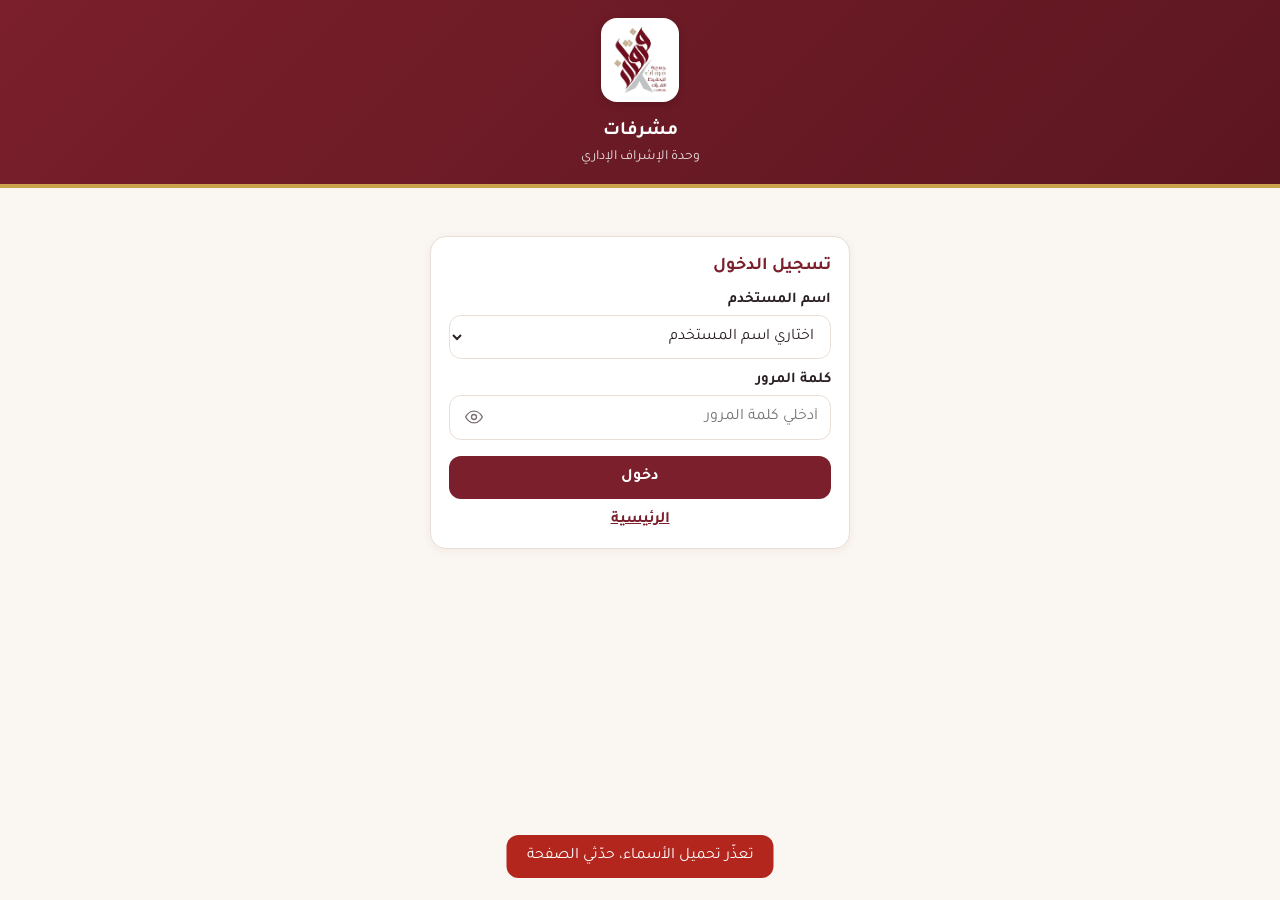
<file: idari.html>
<!DOCTYPE html>
<html lang="ar" dir="rtl">
<head>
<meta charset="UTF-8">
<meta name="viewport" content="width=device-width, initial-scale=1">
<script>/* لا تظهر شاشة الدخول لحظةً لمن هي داخلة أصلاً */
(function(){var d=document.documentElement;try{if(sessionStorage.getItem('furqan_session')&&['mush_pw','ctr_pw','tch_pw','mgr_pw'].some(function(k){return localStorage.getItem(k)}))d.classList.add('has-sess')}catch(e){}setTimeout(function(){d.classList.remove('has-sess')},1500)})();</script>
<title>مشرفات وحدة الإشراف الإداري — منظومة مكتب إشراف الداخل</title>
<link rel="preconnect" href="https://script.google.com">
<link rel="preconnect" href="https://script.googleusercontent.com" crossorigin>
<link rel="preconnect" href="https://fonts.googleapis.com">
<link rel="preconnect" href="https://fonts.gstatic.com" crossorigin>
<link rel="stylesheet" href="https://fonts.googleapis.com/css2?family=Tajawal:wght@400;500;700;800&family=Amiri:wght@400;700&display=optional">
<link rel="stylesheet" href="style.css">
<style>
  .id-hint{font-size:13px;color:var(--muted);margin-top:4px;min-height:1em}
  .id-note-row{display:flex;align-items:flex-start;gap:8px;margin-bottom:8px}
  .id-note-row .num{font-weight:800;color:var(--maroon,#7a1f2b);min-width:22px;text-align:center;margin-top:10px}
  .id-note-row textarea{flex:1;margin:0;resize:vertical}
  .id-note-row .x{flex:none;width:auto;padding:6px 10px;margin-top:4px;background:transparent;border:1px solid #ddd;border-radius:8px;color:#888;cursor:pointer}
  .iv-nr{flex:1;display:grid;grid-template-columns:1fr 1fr;gap:8px}.iv-nr textarea{width:100%}.iv-nr .iv-r{background:#fffbf2}
  @media(max-width:560px){.iv-nr{grid-template-columns:1fr}}
  .btn.id-wa{background:#1f8f4e;border-color:#1f8f4e;color:#fff;text-decoration:none;display:inline-block}
  .id-send{padding:14px 16px;border:1px solid #bfe3cd;background:#f1faf4;border-radius:12px;line-height:2}
  .id-send .btn{margin-top:8px}
  /* استمارة المتابعة الإدارية الشهرية */
  .im-grid3{display:grid;grid-template-columns:repeat(3,minmax(0,1fr));gap:0 12px}
  @media(max-width:640px){.im-grid3{grid-template-columns:1fr 1fr}.im-grid3 .wide{grid-column:1 / -1}}
  .im-list-row{display:flex;gap:8px;align-items:center;margin-bottom:6px}
  .im-list-row .num{min-width:22px;text-align:center;font-weight:800;color:var(--primary)}
  .im-list-row input{margin:0}
  .im-list-row input.t{flex:0 0 38%}
  .im-list-row .x{flex:none;padding:6px 10px;background:transparent;border:1px solid #ddd;border-radius:8px;color:#888;cursor:pointer}
  .im-sec .im-name{margin:10px 14px 4px;width:calc(100% - 28px)}
  .im-tools{display:flex;flex-wrap:wrap;gap:6px;align-items:center;margin:8px 14px 6px;font-size:13px;color:var(--muted)}
  .im-tools button{padding:5px 10px;font-size:13px}
  .im-g{background:#fbf6f7;color:var(--primary);font-weight:800;font-size:13.5px;padding:6px 14px;border-top:1px solid var(--line)}
  .im-it{border-top:1px solid var(--line);padding:9px 14px}
  .im-it .q{font-size:14px;font-weight:600;line-height:1.55;margin-bottom:6px}
  .im-opts{display:flex;gap:6px;flex-wrap:wrap}
  .im-opts label{margin:0;display:inline-flex;align-items:center;gap:6px;padding:6px 10px;border:1.5px solid var(--line);border-radius:10px;font-size:13.5px;font-weight:600;cursor:pointer;background:#fff}
  .im-opts input{width:16px;height:16px;margin:0;accent-color:var(--primary)}
  .im-opts label:has(input:checked){border-color:var(--primary);background:#f6f0f2;color:var(--primary)}
  .im-opts label.neg:has(input:checked){border-color:#b03a2e;background:#fbeeee;color:#b03a2e}
  .im-it .im-note{margin:6px 0 0;padding:7px 10px;font-size:13.5px}
  .im-it .im-note[hidden],.im-nt-btn[hidden]{display:none}
  .im-nt-btn{border:0;background:none;color:var(--muted);font:inherit;font-size:13px;cursor:pointer;padding:6px 4px}
  @media(min-width:760px){.im-it{display:grid;grid-template-columns:minmax(0,1.4fr) auto;gap:6px 10px;align-items:center}.im-it .q{margin:0}.im-it .im-note{grid-column:1 / -1;margin:0}}
  .im-sec-x{margin:8px 14px 12px}
  /* تقييم المديرة */
  .me-it{border-top:1px solid var(--line);padding:9px 2px;display:grid;grid-template-columns:minmax(0,1fr) auto;gap:6px 10px;align-items:center}
  .me-it .q{font-size:14px;font-weight:600;line-height:1.55}
  .me-it .sc{display:flex;align-items:center;gap:6px;white-space:nowrap}
  .me-it .sc input{width:64px;margin:0;padding:8px 4px;text-align:center;font-weight:800}
  .me-it .sc small{color:var(--muted)}
  .me-it.bad .sc input{border-color:#c0392b;color:#c0392b}
  .me-it .im-note{grid-column:1 / -1;margin:0;padding:7px 10px;font-size:13.5px}
  .me-g{color:var(--primary);font-weight:800;margin:14px 0 2px}
  /* حصر القاعات */
  .hl-row{display:grid;grid-template-columns:30px 0.8fr 1.3fr 0.8fr 0.8fr 34px;gap:6px;align-items:center;margin-bottom:6px}
  .hl-row input,.hl-row select{margin:0;padding:8px 6px;font-size:14px;min-width:0}
  .hl-row .num{font-weight:800;color:var(--primary);text-align:center}
  .hl-row .x{padding:6px 0;background:transparent;border:1px solid #ddd;border-radius:8px;color:#888;cursor:pointer}
  .hl-row.over input.cap{border-color:#c0392b;color:#c0392b}
  .hl-hd{display:grid;grid-template-columns:30px 0.8fr 1.3fr 0.8fr 0.8fr 34px;gap:6px;font-size:12.5px;color:var(--muted);font-weight:700;margin:8px 0 4px}
  @media(max-width:560px){.hl-row,.hl-hd{grid-template-columns:22px 0.9fr 1.1fr 0.75fr 0.75fr 28px;gap:4px}.hl-row input,.hl-row select{padding:7px 3px;font-size:13px}}
.hsi-badge{position:absolute;top:10px;left:10px;background:#c0392b;color:#fff;border-radius:20px;min-width:24px;padding:1px 8px;font-size:13px;font-weight:800}
.hsi-banner{background:#fffbf2;border:1.5px solid var(--gold);border-radius:14px;padding:12px 14px;margin-bottom:14px;font-weight:700;color:var(--primary);cursor:pointer}
</style>
</head>
<body id="idariPage">
<div class="topbar">
  <img class="logo" src="furqan-logo.png" alt="شعار فرقان">
  <h1>مشرفات</h1>
  <p>وحدة الإشراف الإداري</p>
</div>

<div class="wrap">

  <!-- تسجيل الدخول -->
  <div id="loginView" class="card" style="max-width:420px;margin:30px auto">
    <h2>تسجيل الدخول</h2>
    <label for="un">اسم المستخدم</label>
    <select id="un"><option value="">جارِ تحميل الأسماء...</option></select>
    <label for="pw">كلمة المرور</label>
    <div class="pw-wrap">
      <input id="pw" type="password" autocomplete="current-password" placeholder="أدخلي كلمة المرور">
      <button type="button" class="pw-toggle" onclick="togglePassword('pw', this)"><svg viewBox="0 0 24 24" fill="none" stroke="currentColor" stroke-width="1.6" stroke-linecap="round" stroke-linejoin="round" aria-hidden="true"><path d="M2 12s3.6-7 10-7 10 7 10 7-3.6 7-10 7S2 12 2 12z"/><circle cx="12" cy="12" r="3"/></svg></button>
    </div>
    <button id="loginBtn" class="btn block" onclick="doLogin()">دخول</button>
    <p style="margin-top:12px;text-align:center"><a class="lnk" href="index.html">الرئيسية</a></p>
  </div>

  <!-- القائمة الرئيسية -->
  <div id="homeView" class="hidden">
    <div id="hsiBanner" class="hsi-banner hidden" onclick="hsiOpen()"></div>
    <div class="grid">
      <button class="tile" onclick="show('visitsView'); loadVisits()"><svg class="ico" viewBox="0 0 24 24" fill="none" stroke="currentColor" stroke-width="1.5" stroke-linecap="round" stroke-linejoin="round" aria-hidden="true"><path d="M7 3h8l4 4v14H7z"/><path d="M15 3v4h4"/><path d="M10 13l2 2 3.5-4"/><path d="M10 18h5"/></svg><b>كشف الخروج</b></button>
      <button class="tile" onclick="idOpenList('visit')"><svg class="ico" viewBox="0 0 24 24" fill="none" stroke="currentColor" stroke-width="1.5" stroke-linecap="round" stroke-linejoin="round" aria-hidden="true"><rect x="4" y="3.5" width="16" height="17" rx="2"/><path d="M4 9h16"/><path d="M9.5 9v11.5"/><path d="M12.5 13h5"/><path d="M12.5 16.5h3.5"/></svg><b>تقرير زيارة المشرفة</b></button>
      <button class="tile" onclick="mcOpen()"><svg class="ico" viewBox="0 0 24 24" fill="none" stroke="currentColor" stroke-width="1.5" stroke-linecap="round" stroke-linejoin="round" aria-hidden="true"><path d="M3 21h18"/><path d="M5 21V8l7-4 7 4v13"/><path d="M9 21v-5h6v5"/><path d="M9.5 11l1.8 1.8 3.2-3.3"/></svg><b>المراكز المشرفة عليها</b></button>
      <button class="tile" onclick="idOpenList('program')"><svg class="ico" viewBox="0 0 24 24" fill="none" stroke="currentColor" stroke-width="1.5" stroke-linecap="round" stroke-linejoin="round" aria-hidden="true"><rect x="4" y="5" width="16" height="15.5" rx="2"/><path d="M8 3v4M16 3v4"/><path d="M4 10h16"/><path d="M8.5 14.5l2 2 4-4"/></svg><b>برنامج مشرفة مقيمة</b></button>
      <button class="tile" onclick="idOpenList('suggest')"><svg class="ico" viewBox="0 0 24 24" fill="none" stroke="currentColor" stroke-width="1.5" stroke-linecap="round" stroke-linejoin="round" aria-hidden="true"><path d="M9 18h6"/><path d="M10 21h4"/><path d="M12 3a6 6 0 0 0-3.6 10.8c.6.5 1 1.2 1 2V16h5.2v-.2c0-.8.4-1.5 1-2A6 6 0 0 0 12 3z"/></svg><b>الاقتراحات والصعوبات</b></button>
      <button class="tile" onclick="idOpenList('monthly')"><svg class="ico" viewBox="0 0 24 24" fill="none" stroke="currentColor" stroke-width="1.5" stroke-linecap="round" stroke-linejoin="round" aria-hidden="true"><rect x="4" y="4" width="16" height="17" rx="2"/><path d="M8 2.5v3M16 2.5v3"/><path d="M4 9h16"/><path d="M7.5 13h2M7.5 16.5h2"/><path d="M12 13l1.2 1.2 2.6-2.6"/><path d="M12 16.5l1.2 1.2 2.6-2.6"/></svg><b>المتابعة الإدارية الشهرية</b></button>
      <button class="tile" onclick="idOpenList('mgreval')"><svg class="ico" viewBox="0 0 24 24" fill="none" stroke="currentColor" stroke-width="1.5" stroke-linecap="round" stroke-linejoin="round" aria-hidden="true"><circle cx="12" cy="7.5" r="3.5"/><path d="M5.5 20c.6-3.6 3.3-6 6.5-6s5.9 2.4 6.5 6"/><path d="M16.5 3.5l1 2 2.2.3-1.6 1.5.4 2.2-2-1-2 1"/></svg><b>استمارة تقييم المديرة</b></button>
      <button class="tile" onclick="idOpenList('halls')"><svg class="ico" viewBox="0 0 24 24" fill="none" stroke="currentColor" stroke-width="1.5" stroke-linecap="round" stroke-linejoin="round" aria-hidden="true"><path d="M3.5 20.5h17"/><path d="M5 20.5V8l7-4.5L19 8v12.5"/><path d="M9 20.5v-4h6v4"/><path d="M8.5 10.5h2M13.5 10.5h2M8.5 13.5h2M13.5 13.5h2"/></svg><b>حصر القاعات في المراكز</b></button>
      <button class="tile" onclick="hsiOpen()" style="position:relative"><span class="hsi-badge hidden" id="hsiBadge">0</span><svg class="ico" viewBox="0 0 24 24" fill="none" stroke="currentColor" stroke-width="1.5" stroke-linecap="round" stroke-linejoin="round" aria-hidden="true"><path d="M3.5 20.5h17"/><path d="M5 20.5V8l7-4.5L19 8v12.5"/><path d="M9.5 20.5v-4.5h5v4.5"/><path d="M9 10.5h6"/></svg><b>الوارد من المراكز</b></button>
      <button class="tile" onclick="mnOpenList()"><svg class="ico" viewBox="0 0 24 24" fill="none" stroke="currentColor" stroke-width="1.5" stroke-linecap="round" stroke-linejoin="round" aria-hidden="true"><circle cx="8" cy="8" r="2.5"/><circle cx="16" cy="8" r="2.5"/><path d="M3.5 18c0-2.8 2-4.5 4.5-4.5s4.5 1.7 4.5 4.5"/><path d="M11.5 18c0-2.8 2-4.5 4.5-4.5s4.5 1.7 4.5 4.5"/><path d="M3 21h18"/></svg><b>محاضر الاجتماعات</b></button>
      <button class="tile" onclick="atOpen()"><svg class="ico" viewBox="0 0 24 24" fill="none" stroke="currentColor" stroke-width="1.5" stroke-linecap="round" stroke-linejoin="round" aria-hidden="true"><path d="M20 11.5l-8 8a5 5 0 0 1-7-7l8.5-8.5a3.3 3.3 0 0 1 4.7 4.7L9.7 17.2a1.7 1.7 0 0 1-2.4-2.4L15 7"/></svg><b>المرفقات</b></button>
    </div>
    <p style="text-align:center;margin-top:22px"><button class="btn light" onclick="logout()">تسجيل الخروج</button></p>
  </div>

  <!-- كشف الخروج -->
  <div id="visitsView" class="hidden">
    <button class="back" onclick="show('homeView')">← رجوع</button>

    <div class="stats">
      <div class="stat"><b id="stDays">0</b><span>أيام الحضور (الزيارات)</span></div>
      <div class="stat"><b id="stAbs">0</b><span>أيام الغياب</span></div>
    </div>

    <div class="card">
      <h2>تسجيل زيارة جديدة</h2>
      <div id="vCenterBox">
        <label for="vCenter">اسم المركز</label>
        <select id="vCenter"><option value="">جارِ التحميل...</option></select>
      </div>
      <div id="vTypeBox">
        <label>نوع الزيارة <span style="font-weight:400;color:var(--muted);font-size:14px">(يمكن اختيار أكثر من نوع)</span></label>
        <div id="vTypeList" class="chips" style="flex-wrap:wrap"></div>
      </div>
      <div class="row2">
        <div><label for="vDate">التاريخ</label><input id="vDate" type="date" onchange="onDateChange()"></div>
        <div><label for="vDay">اليوم</label><input id="vDay" readonly></div>
      </div>
      <div style="font-size:13px;color:var(--muted);margin-top:6px">الموافق: <span id="vHijri">—</span></div>
      <label for="vStatus">حالة الزيارة</label>
      <select id="vStatus" onchange="onStatusChange()"></select>
      <div id="sigSection">
        <label>توقيع المديرة</label>
        <div id="vSigW"></div>
      </div>
      <p id="absentNote" class="hidden" style="margin-top:12px;font-size:14px;color:var(--muted)"></p>
      <button id="saveVisitBtn" class="btn block" onclick="saveVisit()">حفظ</button>
    </div>

    <div class="card">
      <h2>سجل الزيارات</h2>
      <label for="fCenter" style="margin-top:0">تصفية حسب المركز</label>
      <select id="fCenter" onchange="renderVisits()"><option value="">كل المراكز</option></select>
      <div class="ex-bar"><button class="btn light" onclick="exVisits(this)">تحميل كشف الخروج Excel</button><button class="btn light" onclick="kfPdf(this)">تحميل كشف الخروج PDF</button></div>
      <div class="tbl-wrap">
        <table>
          <thead><tr><th>م</th><th>المركز</th><th>نوع الزيارة</th><th>التاريخ</th><th>اليوم</th><th>الحالة</th><th>التوقيع</th><th></th></tr></thead>
          <tbody id="vBody"><tr><td colspan="8" class="empty">جارِ التحميل...</td></tr></tbody>
        </table>
      </div>
    </div>
  </div>

  <!-- سجل النماذج (مشترك للأنواع الثلاثة) -->
  <div id="idListView" class="hidden">
    <button class="back" onclick="show('homeView')">← رجوع</button>
    <div class="card">
      <h2 id="idListTitle"></h2>
      <p class="rp-hint" id="idListHint"></p>
      <button class="btn block" onclick="idNew()">＋ نموذج جديد</button>
    </div>
    <!-- إحصائية الزيارات (تقرير زيارة المشرفة فقط): حسب «المراكز المشرفة عليها» -->
    <div class="card hidden" id="idStats"></div>
    <div class="card">
      <h2>النماذج المحفوظة</h2>
      <div id="idBody" class="rc-list"><p class="rc-empty">جارِ التحميل...</p></div>
    </div>
  </div>

  <!-- المراكز المشرفة عليها -->
  <div id="mcView" class="hidden">
    <button class="back" onclick="show('homeView')">← رجوع</button>
    <div class="card">
      <h2>المراكز المشرفة عليها</h2>
      <p class="rp-hint">ضعي علامة ✔ على المراكز التي تشرفين عليها، ثم احفظي. وتظهر في إحصائية تقرير الزيارة المراكز التي تمت زيارتها والتي لم تتم زيارتها منها.</p>
      <details class="mc-fold" id="mcPickFold">
        <summary><span class="mc-ft">اختيار المراكز</span><span class="mc-cnt ok" id="mcPickCnt">0</span><span class="mc-arr">▾</span></summary>
        <div style="padding:0 12px 12px">
          <input id="mcSearch" placeholder="ابحثي باسم المركز" autocomplete="off" oninput="mcRender()">
          <label class="check" style="margin:12px 0 6px"><input type="checkbox" id="mcAll" onchange="mcToggleAll(this.checked)"><span>تحديد الكل</span></label>
          <div id="mcList" class="mc-list"><p class="empty">جارِ التحميل...</p></div>
          <p id="mcCount" style="font-weight:700;color:var(--muted);margin:10px 0 0"></p>
          <button id="mcSaveBtn" class="btn block" style="margin-top:12px" onclick="mcSave()">حفظ</button>
        </div>
      </details>
    </div>
    <div class="card">
      <h2>المراكز المشرفة عليها <span class="tag ok" id="mcSavedCnt">0</span></h2>
      <div id="mcSaved"><p class="empty">جارِ التحميل...</p></div>
      <div class="ex-bar"><button class="btn light" onclick="mcPdf(this)">تحميل PDF</button><button class="btn light" onclick="mcXlsx(this)">تحميل Excel</button></div>
    </div>
  </div>

  <!-- تقرير زيارة المشرفة -->
  <div id="idVisitForm" class="hidden">
    <button class="back" onclick="idBack()">← رجوع</button>
    <div class="edit-note hidden" data-edit>وضع التعديل: يُحفظ التعديل على نفس النموذج.</div>
    <div class="card">
      <h2>تقرير زيارة المشرفة</h2>
      <label for="ivCenter">المركز</label>
      <select id="ivCenter" onchange="ivCenterChanged()"></select>
      <div class="id-hint" id="ivMgrStatus"></div>
      <div class="row2">
        <div><label for="ivSem">الفصل الدراسي</label><select id="ivSem"><option value="">اختاري</option><option>الأول</option><option>الثاني</option><option>الثالث</option></select></div>
        <div><label for="ivYear">لعام</label><input id="ivYear" inputmode="numeric" maxlength="4" placeholder="1447"></div>
      </div>
      <label>الفترة</label>
      <div class="chips" id="ivPeriod"><label class="chip"><input type="checkbox" value="صباحي"><span>صباحي</span></label><label class="chip"><input type="checkbox" value="مسائي"><span>مسائي</span></label></div>
      <div id="ivDateBox"></div>
      <div class="row2">
        <div><label for="ivVisitNo">رقم الزيارة</label><input id="ivVisitNo" inputmode="numeric"><div class="id-hint" id="ivVisitNoHint"></div></div>
        <div><label for="ivType">نوع الزيارة</label><input id="ivType" value="إداري"></div>
      </div>
      <label for="ivAbout">بشأن</label>
      <input id="ivAbout" autocomplete="off" placeholder="مثال: الأداء الإداري للمركز">
    </div>

    <div class="card">
      <h2>الملاحظات والتوصيات</h2>
      <p class="rp-hint" style="margin-top:0">لكل ملاحظة توصيتها في نفس السطر، كما تظهر في جدول التقرير.</p>
      <div id="ivNotes"></div>
      <button type="button" class="btn light block" onclick="ivAddNote()">＋ إضافة ملاحظة</button>
    </div>

    <div class="card">
      <h2>التواقيع</h2>
      <div class="row2">
        <div><label for="ivMgrName" style="margin-top:0">اسم مديرة المركز</label><input id="ivMgrName"></div>
        <div><label for="ivMgrPhone" style="margin-top:0">جوال المديرة (واتساب)</label><input id="ivMgrPhone" inputmode="tel" dir="ltr" placeholder="05xxxxxxxx" style="text-align:right"></div>
      </div>
      <label for="ivSupName">اسم المشرفة</label><input id="ivSupName">
      <p class="rp-hint" style="margin-top:8px">توقيع المديرة لا يُطلب هنا؛ يُرسَل التقرير إليها (زر «حفظ وإرسال للمديرة») وتوقّع عليه.</p>
      <label>توقيع المشرفة</label>
      <div id="ivSupW"></div>
      <p class="rp-hint">بعد الحفظ يظهر زر «📤 إرسال للمديرة»: اطلاع فقط، أو اطلاع وتوقيع فيُكتب توقيعها في خانة «مديرة المركز» بالتقرير.</p>
      <button id="ivSaveBtn" class="btn block" onclick="idSave('visit', this)">حفظ التقرير</button>
    </div>
  </div>

  <!-- تخطيط وتنفيذ ونتائج لبرنامج مشرفة مقيمة -->
  <div id="idProgramForm" class="hidden">
    <button class="back" onclick="idBack()">← رجوع</button>
    <div class="edit-note hidden" data-edit>وضع التعديل: يُحفظ التعديل على نفس النموذج.</div>
    <div class="card">
      <h2>تخطيط وتنفيذ ونتائج لبرنامج مشرفة مقيمة</h2>
      <div id="ipDateBox"></div>
      <label for="ipCenter">المركز</label><select id="ipCenter"></select>
      <label for="ipContent">المحتوى</label><textarea id="ipContent" rows="2"></textarea>
      <label for="ipPlan">التخطيط</label><textarea id="ipPlan" rows="2"></textarea>
      <label for="ipMethod">طريقة التنفيذ</label><textarea id="ipMethod" rows="2"></textarea>
      <label for="ipTools">الوسائل</label><textarea id="ipTools" rows="2"></textarea>
      <label for="ipResults">النتائج</label><textarea id="ipResults" rows="2"></textarea>
      <label for="ipRatio">نسبة الاستفادة</label><input id="ipRatio" placeholder="مثال: 90%">
      <label for="ipSupName">اسم المشرفة <span style="font-weight:400;color:var(--muted);font-size:14px">(اختياري، يظهر أسفل النموذج)</span></label><input id="ipSupName">
      <label>توقيع المشرفة <span style="font-weight:400;color:var(--muted);font-size:14px">(اختياري)</span></label>
      <div id="ipSupW"></div>
      <button id="ipSaveBtn" class="btn block" onclick="idSave('program', this)">حفظ النموذج</button>
    </div>
  </div>

  <!-- الاقتراحات والمرئيات – الصعوبات -->
  <div id="idSuggestForm" class="hidden">
    <button class="back" onclick="idBack()">← رجوع</button>
    <div class="edit-note hidden" data-edit>وضع التعديل: يُحفظ التعديل على نفس النموذج.</div>
    <div class="card">
      <h2>الاقتراحات والمرئيات – الصعوبات التي تواجه المشرفة الإدارية</h2>
      <div class="row2">
        <div><label for="isSem">الفصل الدراسي</label><select id="isSem"><option value="">اختاري</option><option>الأول</option><option>الثاني</option><option>الثالث</option></select></div>
        <div><label for="isYear">لعام</label><input id="isYear" inputmode="numeric" maxlength="4" placeholder="1447"></div>
      </div>
      <label>الفترة</label>
      <div class="chips" id="isPeriod"><label class="chip"><input type="checkbox" value="صباحي"><span>صباحي</span></label><label class="chip"><input type="checkbox" value="مسائي"><span>مسائي</span></label></div>
      <p class="rp-hint" style="margin-top:10px">تُطالَب المشرفة بتسليمها آخر الفصل الدراسي.</p>
    </div>
    <div class="card">
      <h2>البنود</h2>
      <div id="isRows"></div>
      <button type="button" class="btn light block" onclick="isAddRow()">＋ إضافة بند</button>
    </div>
    <div class="card">
      <label for="isSupName" style="margin-top:0">اسم المشرفة</label><input id="isSupName">
      <div id="isDateBox"></div>
      <label>توقيع المشرفة</label>
      <div id="isSupW"></div>
      <button id="isSaveBtn" class="btn block" onclick="idSave('suggest', this)">حفظ النموذج</button>
    </div>
  </div>

  <!-- استمارة المتابعة الإدارية الشهرية -->
  <div id="idMonthlyForm" class="hidden">
    <button class="back" onclick="idBack()">← رجوع</button>
    <div class="edit-note hidden" data-edit>وضع التعديل: يُحفظ التعديل على نفس الاستمارة.</div>
    <div class="card">
      <h2>استمارة المتابعة الإدارية الشهرية</h2>
      <div class="im-grid3">
        <div class="wide"><label for="imCenter">اسم المركز</label><select id="imCenter" onchange="imCenterChanged()"></select></div>
        <div class="wide"><label>الفترة</label>
          <div class="chips" id="imPeriod"><label class="chip"><input type="checkbox" value="صباحي"><span>صباحي</span></label><label class="chip"><input type="checkbox" value="مسائي"><span>مسائي</span></label></div></div>
        <div><label for="imSem">الفصل الدراسي</label><select id="imSem"><option value="">اختاري</option><option>الأول</option><option>الثاني</option><option>الثالث</option></select></div>
        <div><label for="imYear">لعام</label><input id="imYear" inputmode="numeric" maxlength="4" placeholder="1448"></div>
        <div><label for="imVisitNo">رقم الزيارة</label><input id="imVisitNo" inputmode="numeric"></div>
        <div class="wide"><label for="imMgrName">اسم المديرة</label><input id="imMgrName"></div>
        <div class="wide"><label>نوع الزيارة</label>
          <div class="chips" id="imVType"><label class="chip"><input type="radio" name="imVType" value="توجيهية"><span>توجيهية</span></label><label class="chip"><input type="radio" name="imVType" value="تقييمية"><span>تقييمية</span></label></div></div>
      </div>
      <div class="id-hint" id="imMgrStatus"></div>
      <div class="id-hint" id="imVisitNoHint"></div>
      <div id="imDateBox"></div>
    </div>

    <div class="card">
      <h2>البيانات العامة</h2>
      <div class="im-grid3">
        <div><label for="imHalls">العدد الكلي للقاعات الدراسية</label><input id="imHalls" inputmode="numeric"></div>
        <div><label for="imUsed">عدد القاعات المستخدمة</label><input id="imUsed" inputmode="numeric"></div>
        <div class="wide"><label for="imCap">الطاقة الاستيعابية للمركز</label><input id="imCap" inputmode="numeric"></div>
      </div>
      <label for="imGenNotes">ملاحظات</label><textarea id="imGenNotes" rows="2"></textarea>
    </div>

    <details class="card ev-sec" id="imStaffSec">
      <summary><span>أسماء منسوبات المركز</span><span class="ev-prog" id="imStaffCnt"></span></summary>
      <div style="padding:4px 14px 14px">
        <p class="rp-hint" id="imStaffHint" style="margin-top:6px">تُنسخ الأسماء تلقائياً من آخر استمارة لهذا المركز، ويمكن تعديلها.</p>
        <label for="imGuard">الحارس</label><input id="imGuard" autocomplete="off">
        <label>الهيئة الإدارية <span style="font-weight:400;color:var(--muted);font-size:13px">(المسمى ثم الاسم)</span></label>
        <div id="imAdm"></div>
        <button type="button" class="btn light" onclick="imAddRow('imAdm', true)">＋ إضافة إدارية</button>
        <label>العاملات</label>
        <div id="imWork"></div>
        <button type="button" class="btn light" onclick="imAddRow('imWork')">＋ إضافة عاملة</button>
        <label>الهيئة التعليمية (المعلمات)</label>
        <div id="imTch"></div>
        <button type="button" class="btn light" onclick="imAddRow('imTch')">＋ إضافة معلمة</button>
      </div>
    </details>
    <datalist id="imNames"></datalist>

    <div id="imSecs"></div>

    <div class="card">
      <label for="imOther" style="margin-top:0">ملاحظات أخرى</label><textarea id="imOther" rows="3"></textarea>
      <label for="imSupName">اسم المشرفة</label><input id="imSupName">
      <label>توقيع المشرفة</label>
      <div id="imSupW"></div>
      <button id="imSaveBtn" class="btn block" onclick="idSave('monthly', this)">حفظ الاستمارة</button>
    </div>
    <div class="ev-bar" id="imBar"><span>البنود المقيَّمة: <b id="imDone">٠</b> من <b id="imTotal">٠</b></span><span>تحتاج متابعة: <b id="imNeg">٠</b></span></div>
  </div>

  <!-- استمارة تقييم المديرة -->
  <div id="idMgrEvalForm" class="hidden">
    <button class="back" onclick="idBack()">← رجوع</button>
    <div class="edit-note hidden" data-edit>وضع التعديل: يُحفظ التعديل على نفس الاستمارة.</div>
    <div class="card">
      <h2>استمارة تقييم المديرة</h2>
      <div class="im-grid3">
        <div class="wide"><label for="meCenter">اسم المركز</label><select id="meCenter" onchange="meCenterChanged()"></select></div>
        <div class="wide"><label>الفترة</label>
          <div class="chips" id="mePeriod"><label class="chip"><input type="checkbox" value="صباحية"><span>صباحية</span></label><label class="chip"><input type="checkbox" value="مسائية"><span>مسائية</span></label></div></div>
        <div><label for="meSem">الفصل الدراسي</label><select id="meSem"><option value="">اختاري</option><option>الأول</option><option>الثاني</option><option>الثالث</option></select></div>
        <div><label for="meYear">العام</label><input id="meYear" inputmode="numeric" maxlength="4" placeholder="1448"></div>
      </div>
      <div class="id-hint" id="meMgrStatus"></div>
    </div>
    <div class="card">
      <h2>المعلومات الشخصية</h2>
      <div class="im-grid3">
        <div class="wide"><label for="meMgrName">اسم المديرة</label><input id="meMgrName"></div>
        <div><label for="mePhone">رقم الجوال</label><input id="mePhone" inputmode="tel" dir="ltr" style="text-align:right"></div>
        <div><label for="meJuz">الأجزاء المحفوظة</label><input id="meJuz"></div>
        <div><label for="meBirth">تاريخ الميلاد</label><input id="meBirth" placeholder="مثال: 1400/5/1"></div>
        <div><label for="meBirthplace">محل الميلاد</label><input id="meBirthplace"></div>
        <div><label for="meExp">سنوات الخبرة كمديرة</label><input id="meExp" inputmode="numeric"></div>
        <div><label for="meQuran">المؤهل في القرآن</label><select id="meQuran" onchange="$('meQuranOther').classList.toggle('hidden', this.value !== 'أخرى')"></select><input id="meQuranOther" class="hidden" placeholder="اكتبي المؤهل" style="margin-top:6px"></div>
        <div class="wide"><label for="meEdu">المؤهل العلمي</label><input id="meEdu"></div>
      </div>
      <label style="margin-top:14px">تاريخ التقييم</label>
      <div id="meDateBox"></div>
    </div>
    <div class="card">
      <h2>بنود التقييم <span style="font-weight:400;color:var(--muted);font-size:14px">(من ١٠٠)</span></h2>
      <div id="meItems"></div>
    </div>
    <div class="card">
      <label for="meRecs" style="margin-top:0">توصيات المشرفة</label><textarea id="meRecs" rows="4"></textarea>
      <label for="meSupName">اسم المشرفة</label><input id="meSupName">
      <label>توقيع المشرفة</label>
      <div id="meSupW"></div>
      <button id="meSaveBtn" class="btn block" onclick="idSave('mgreval', this)">حفظ الاستمارة</button>
    </div>
    <div class="ev-bar"><span>المجموع: <b id="meSum">٠</b> من <b>١٠٠</b></span><span>البنود المقيَّمة: <b id="meDone">٠</b> من <b id="meCnt">٠</b></span></div>
  </div>

  <!-- حصر القاعات في المراكز -->
  <div id="idHallsForm" class="hidden">
    <button class="back" onclick="idBack()">← رجوع</button>
    <div class="edit-note hidden" data-edit>وضع التعديل: يُحفظ التعديل على نفس الحصر.</div>
    <div class="card">
      <h2>حصر القاعات في المراكز</h2>
      <div class="im-grid3">
        <div class="wide"><label for="hlCenter">اسم المركز</label><select id="hlCenter" onchange="hlCenterChanged()"></select></div>
        <div><label for="hlSem">الفصل الدراسي</label><select id="hlSem"><option value="">اختاري</option><option>الأول</option><option>الثاني</option><option>الثالث</option></select></div>
        <div><label for="hlYear">لعام</label><input id="hlYear" inputmode="numeric" maxlength="4" placeholder="1448"></div>
        <div><label for="hlNo">رقم المركز وفق تاريخ الافتتاح</label><input id="hlNo" inputmode="numeric"></div>
        <div><label for="hlFac">عدد المرافق العامة</label><input id="hlFac" inputmode="numeric"></div>
        <div><label for="hlFloorsN">عدد الأدوار</label><input id="hlFloorsN" inputmode="numeric" placeholder="يُحسب تلقائياً"></div>
      </div>
      <div class="id-hint" id="hlCopyHint"></div>
    </div>
    <div id="hlFloors"></div>
    <datalist id="hlStatusDl"><option value="جيدة"><option value="تحتاج صيانة"><option value="غير مستخدمة"><option value="مغلقة"></datalist>
    <div class="card">
      <label for="hlNotes" style="margin-top:0">ملاحظات <span style="font-weight:400;color:var(--muted);font-size:14px">(اختياري)</span></label><textarea id="hlNotes" rows="2"></textarea>
      <label for="hlSupName">اسم المشرفة الإدارية</label><input id="hlSupName">
      <label>التاريخ</label>
      <div id="hlDateBox"></div>
      <label>توقيع المشرفة</label>
      <div id="hlSupW"></div>
      <p class="rp-hint">( ك ) تحفيظ كبار، ( ص ) تحفيظ صغار — الطاقة الاستيعابية في القاعات الدراسية لا تزيد عن (٢٥).</p>
      <button id="hlSaveBtn" class="btn block" onclick="idSave('halls', this)">حفظ الحصر</button>
    </div>
    <div class="ev-bar"><span>القاعات: <b id="hlCnt">٠</b></span><span>الطاقة الاستيعابية: <b id="hlCap">٠</b></span><span id="hlOver" style="color:#ffd27a"></span></div>
  </div>

  <!-- عرض نموذج -->
  <div id="sgModal" class="modal hidden" onclick="if (event.target === this) sgCloseModal()">
    <div class="modal-box" style="max-width:860px">
      <button class="btn light" style="margin-bottom:10px" onclick="sgCloseModal()">إغلاق ✕</button>
      <div id="sgModalBody"></div>
    </div>
  </div>
  <div id="idModal" class="modal hidden" onclick="if (event.target === this) idCloseModal()">
    <div class="modal-box" style="max-width:1140px">
      <button class="btn light" style="margin-bottom:10px" onclick="idCloseModal()">إغلاق ✕</button>
      <div id="idModalBody"></div>
    </div>
  </div>

  <!-- الوارد من المراكز: حصر الغياب والتأخير والاستئذان -->
  <div id="hsInView" class="hidden">
    <button class="back" onclick="show('homeView')">← رجوع</button>
    <div class="card">
      <h2>الوارد من المراكز</h2>
      <p class="rp-hint">حصر الغياب والتأخير والاستئذان الذي ترسله المراكز إليكِ من صفحة «إدارة المراكز».</p>
      <div class="row2">
        <div><label for="hsiQ" style="margin-top:0">بحث باسم المركز</label><input id="hsiQ" autocomplete="off" oninput="hsiRender()" placeholder="اكتبي للبحث..."></div>
        <div><label for="hsiF" style="margin-top:0">الحالة</label><select id="hsiF" onchange="hsiRender()"><option value="">الكل</option><option value="new">جديد لم أطّلع عليه</option><option value="seen">اطّلعتُ عليه</option></select></div>
      </div>
      <div id="hsiList" class="rc-list" style="margin-top:12px"><p class="rc-empty">جارِ التحميل...</p></div>
    </div>
  </div>
  <div id="hsInDoc" class="hidden">
    <button class="back" onclick="hsiOpen()">← رجوع</button>
    <div class="card">
      <div class="ex-bar" id="hsiBar"></div>
      <div id="hsiDoc"></div>
    </div>
  </div>

</div>

<script src="logo-config.js"></script>
<script src="config.js"></script>
<script src="doc-xlsx.js"></script>
<script src="send-center.js"></script>
<script src="list-ui.js"></script>
<script src="autosave.js"></script>
<script src="export.js"></script>
<script src="idari-print.js"></script>
<script src="sighar-print.js"></script>
<script src="minutes.js"></script>
<script src="attach.js"></script>
<script src="my-centers.js"></script>
<script src="idari.js"></script>
<script src="hasr.js"></script>
<script src="idari-hasr.js"></script>
</body>
</html>
</file>
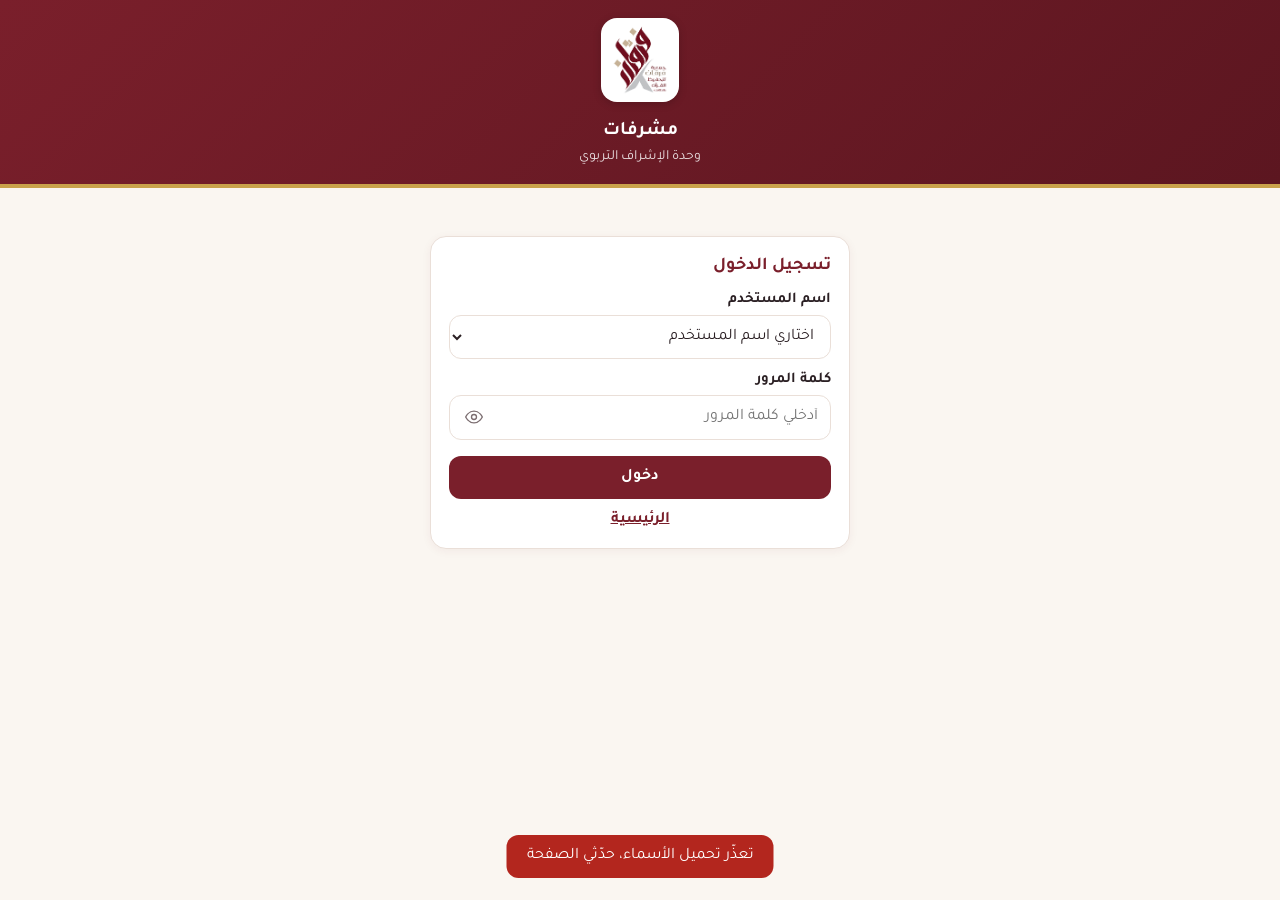
<file: mushrifat.html>
<!DOCTYPE html>
<html lang="ar" dir="rtl">
<head>
<meta charset="UTF-8">
<meta name="viewport" content="width=device-width, initial-scale=1">
<script>/* لا تظهر شاشة الدخول لحظةً لمن هي داخلة أصلاً */
(function(){var d=document.documentElement;try{if(sessionStorage.getItem('furqan_session')&&['mush_pw','ctr_pw','tch_pw','mgr_pw'].some(function(k){return localStorage.getItem(k)}))d.classList.add('has-sess')}catch(e){}setTimeout(function(){d.classList.remove('has-sess')},1500)})();</script>
<title>مشرفات وحدة الإشراف التربوي — منظومة مكتب إشراف الداخل</title>
<link rel="preconnect" href="https://script.google.com">
<link rel="preconnect" href="https://script.googleusercontent.com" crossorigin>
<link rel="preconnect" href="https://fonts.gstatic.com" crossorigin>
<link rel="stylesheet" href="https://fonts.googleapis.com/css2?family=Tajawal:wght@400;500;700;800&family=Amiri:wght@400;700&display=optional">
<link rel="stylesheet" href="style.css">
<style>
/* بيانات المعلمة في الاستمارات: ظاهرة دائماً بخانات صغيرة متصلة بالبيانات الأساسية */
.ev-tdata{display:grid;grid-template-columns:repeat(4,1fr);gap:0 10px;margin-top:2px}
.ev-tdata .row2{display:contents}
.ev-tdata>label,.ev-tdata>input,.ev-tdata>select{grid-column:1/-1}
.ev-tdata label{font-size:13px;margin:8px 0 4px}
.ev-tdata input,.ev-tdata select{padding:7px 10px;font-size:14px;min-height:0;height:38px}
@media(max-width:700px){.ev-tdata{grid-template-columns:1fr 1fr}}
/* خلاصة التقارير: خانات صغيرة متقاربة */
#reportEditView .rp-grid{grid-template-columns:repeat(4,1fr);gap:0 10px}
#reportEditView .rp-f.rp-w2{grid-column:span 2}
#reportEditView label{font-size:13px;margin:8px 0 4px}
#reportEditView input:not([type=checkbox]),#reportEditView select{padding:7px 10px;font-size:14px;height:38px}
#reportEditView textarea{padding:7px 10px;font-size:14px;min-height:0}
#reportEditView h2{margin-bottom:6px}
#reportEditView .rp-head{padding:9px 12px}
#reportEditView .rp-scores{padding:2px 10px 10px}
@media(max-width:700px){#reportEditView .rp-grid{grid-template-columns:1fr 1fr}}
</style>
</head>
<body>
<div class="topbar">
  <img class="logo" src="furqan-logo.png" alt="شعار فرقان">
  <h1>مشرفات</h1>
  <p>وحدة الإشراف التربوي</p>
</div>

<div class="wrap">

  <!-- تسجيل الدخول -->
  <div id="loginView" class="card" style="max-width:420px;margin:30px auto">
    <h2>تسجيل الدخول</h2>
    <label for="un">اسم المستخدم</label>
    <select id="un"><option value="">جارِ تحميل الأسماء...</option></select>
    <label for="pw">كلمة المرور</label>
    <div class="pw-wrap">
      <input id="pw" type="password" autocomplete="current-password" placeholder="أدخلي كلمة المرور">
      <button type="button" class="pw-toggle" onclick="togglePassword('pw', this)"><svg viewBox="0 0 24 24" fill="none" stroke="currentColor" stroke-width="1.6" stroke-linecap="round" stroke-linejoin="round" aria-hidden="true"><path d="M2 12s3.6-7 10-7 10 7 10 7-3.6 7-10 7S2 12 2 12z"/><circle cx="12" cy="12" r="3"/></svg></button>
    </div>
    <button id="loginBtn" class="btn block" onclick="doLogin()">دخول</button>
    <p style="margin-top:12px;text-align:center"><a class="lnk" href="index.html">الرئيسية</a></p>
  </div>

  <!-- القائمة الرئيسية -->
  <div id="homeView" class="hidden">
    <div class="grid">
      <button class="tile" onclick="show('visitsView'); loadVisits()"><svg class="ico" viewBox="0 0 24 24" fill="none" stroke="currentColor" stroke-width="1.5" stroke-linecap="round" stroke-linejoin="round" aria-hidden="true"><path d="M7 3h8l4 4v14H7z"/><path d="M15 3v4h4"/><path d="M10 13l2 2 3.5-4"/><path d="M10 18h5"/></svg><b>كشف الخروج</b></button>
      <button class="tile" onclick="mcOpen()"><svg class="ico" viewBox="0 0 24 24" fill="none" stroke="currentColor" stroke-width="1.5" stroke-linecap="round" stroke-linejoin="round" aria-hidden="true"><path d="M3 21h18"/><path d="M5 21V8l7-4 7 4v13"/><path d="M9 21v-5h6v5"/><path d="M9.5 11l1.8 1.8 3.2-3.3"/></svg><b>المراكز المشرفة عليها</b></button>
      <button class="tile" onclick="atOpen()"><svg class="ico" viewBox="0 0 24 24" fill="none" stroke="currentColor" stroke-width="1.5" stroke-linecap="round" stroke-linejoin="round" aria-hidden="true"><path d="M20 11.5l-8 8a5 5 0 0 1-7-7l8.5-8.5a3.3 3.3 0 0 1 4.7 4.7L9.7 17.2a1.7 1.7 0 0 1-2.4-2.4L15 7"/></svg><b>المرفقات</b></button>
      <button class="tile" onclick="show('evalsView'); evLoadList()"><svg class="ico" viewBox="0 0 24 24" fill="none" stroke="currentColor" stroke-width="1.5" stroke-linecap="round" stroke-linejoin="round" aria-hidden="true"><rect x="5" y="4" width="14" height="17" rx="2"/><path d="M9 4h6v3H9z"/><path d="M8.5 12l1.5 1.5 2.5-3"/><path d="M8.5 17.5h7"/></svg><b>استمارات التقييم الأسبوعية</b></button>
      <button class="tile" onclick="show('evalsFinalView'); evLoadList()"><svg class="ico" viewBox="0 0 24 24" fill="none" stroke="currentColor" stroke-width="1.5" stroke-linecap="round" stroke-linejoin="round" aria-hidden="true"><rect x="5" y="3.5" width="14" height="17" rx="2"/><path d="M9 8h6"/><path d="M9 11.5h6"/><circle cx="12" cy="16" r="2"/></svg><b>استمارات التقييم النهائية</b></button>
      <button class="tile" onclick="show('reportsView'); loadReports()"><svg class="ico" viewBox="0 0 24 24" fill="none" stroke="currentColor" stroke-width="1.5" stroke-linecap="round" stroke-linejoin="round" aria-hidden="true"><rect x="5" y="3.5" width="14" height="17" rx="2"/><path d="M9 8h6"/><path d="M9 17v-2.5"/><path d="M12 17v-5"/><path d="M15 17v-3.5"/></svg><b>خلاصة التقارير</b></button>
      <button class="tile" onclick="tpOpenSup()"><svg class="ico" viewBox="0 0 24 24" fill="none" stroke="currentColor" stroke-width="1.5" stroke-linecap="round" stroke-linejoin="round" aria-hidden="true"><circle cx="9" cy="8" r="3"/><path d="M3.5 19c.7-3 2.8-4.8 5.5-4.8s4.8 1.8 5.5 4.8"/><path d="M15 6h5.5"/><path d="M15 9.5h5.5"/><path d="M16.5 13h4"/></svg><b>بيانات المعلمات</b></button>
      <button class="tile" onclick="mnOpenList()"><svg class="ico" viewBox="0 0 24 24" fill="none" stroke="currentColor" stroke-width="1.5" stroke-linecap="round" stroke-linejoin="round" aria-hidden="true"><circle cx="8" cy="8" r="2.5"/><circle cx="16" cy="8" r="2.5"/><path d="M3.5 18c0-2.8 2-4.5 4.5-4.5s4.5 1.7 4.5 4.5"/><path d="M11.5 18c0-2.8 2-4.5 4.5-4.5s4.5 1.7 4.5 4.5"/><path d="M3 21h18"/></svg><b>محاضر الاجتماعات</b></button>
    </div>
    <p style="text-align:center;margin-top:22px"><button class="btn light" onclick="logout()">تسجيل الخروج</button></p>
  </div>

  <!-- المراكز المشرفة عليها -->
  <!-- بيانات المعلمات (تعبّئها المعلمة من «بياناتي الشخصية») -->
  <div id="tpView" class="hidden">
    <button class="back" onclick="show('homeView')">← رجوع</button>
    <div class="card">
      <h2>بيانات المعلمات</h2>
      <p class="rp-hint">اضغطي على اسم المعلمة لعرض استمارة بياناتها، ثم حفظها PDF أو Excel.</p>
      <div id="tpBox"></div>
    </div>
  </div>

  <div id="mcView" class="hidden">
    <button class="back" onclick="show('homeView')">← رجوع</button>
    <div class="card">
      <h2>المراكز المشرفة عليها</h2>
      <p class="rp-hint">ضعي علامة ✔ على المراكز التي تشرفين عليها، ثم احفظي. ويمكنك تحميل القائمة PDF أو Excel.</p>
      <details class="mc-fold" id="mcPickFold">
        <summary><span class="mc-ft">اختيار المراكز</span><span class="mc-cnt ok" id="mcPickCnt">0</span><span class="mc-arr">▾</span></summary>
        <div style="padding:0 12px 12px">
          <input id="mcSearch" placeholder="ابحثي باسم المركز" autocomplete="off" oninput="mcRender()">
          <label class="check" style="margin:12px 0 6px"><input type="checkbox" id="mcAll" onchange="mcToggleAll(this.checked)"><span>تحديد الكل</span></label>
          <div id="mcList" class="mc-list"><p class="empty">جارِ التحميل...</p></div>
          <p id="mcCount" style="font-weight:700;color:var(--muted);margin:10px 0 0"></p>
          <button id="mcSaveBtn" class="btn block" style="margin-top:12px" onclick="mcSave()">حفظ</button>
        </div>
      </details>
    </div>
    <div class="card">
      <h2>المراكز المشرفة عليها <span class="tag ok" id="mcSavedCnt">0</span></h2>
      <div id="mcSaved"><p class="empty">جارِ التحميل...</p></div>
      <div class="ex-bar"><button class="btn light" onclick="mcPdf(this)">تحميل PDF</button><button class="btn light" onclick="mcXlsx(this)">تحميل Excel</button></div>
    </div>
  </div>

  <!-- كشف الخروج -->
  <div id="visitsView" class="hidden">
    <button class="back" onclick="show('homeView')">← رجوع</button>

    <div class="stats">
      <div class="stat"><b id="stDays">0</b><span>أيام الحضور (الزيارات)</span></div>
      <div class="stat"><b id="stAbs">0</b><span>أيام الغياب</span></div>
    </div>

    <div class="card">
      <h2>تسجيل زيارة جديدة</h2>

      <div id="vCenterBox">
        <label for="vCenter">اسم المركز</label>
        <select id="vCenter"><option value="">جارِ التحميل...</option></select>
      </div>

      <div id="vTypeBox">
        <label>نوع الزيارة <span style="font-weight:400;color:var(--muted);font-size:14px">(يمكن اختيار أكثر من نوع)</span></label>
        <div id="vTypeList" class="chips"><span class="empty">جارِ التحميل...</span></div>
      </div>

      <div class="row2">
        <div>
          <label for="vDate">التاريخ</label>
          <input id="vDate" type="date" onchange="onDateChange()">
        </div>
        <div>
          <label for="vDay">اليوم</label>
          <input id="vDay" readonly>
        </div>
      </div>
      <div style="font-size:13px;color:var(--muted);margin-top:6px">الموافق: <span id="vHijri">—</span></div>

      <label for="vStatus">حالة الزيارة</label>
      <select id="vStatus" onchange="onStatusChange()"></select>

      <div id="sigSection">
        <label>توقيع المديرة</label>
        <div id="vSigW"></div>
      </div>
      <p id="absentNote" class="hidden" style="margin-top:12px;font-size:14px;color:var(--muted)">التوقيع غير مطلوب في هذه الحالة، وتُحسب الزيارة يوماً واحداً.</p>

      <button id="saveVisitBtn" class="btn block" onclick="saveVisit()">حفظ</button>
    </div>

    <div class="card">
      <h2>سجل الزيارات</h2>
      <label for="fCenter" style="margin-top:0">تصفية حسب المركز</label>
      <select id="fCenter" onchange="renderVisits()"><option value="">كل المراكز</option></select>
      <div class="ex-bar">
        <button class="btn light" onclick="exVisits(this)">تحميل كشف الخروج Excel</button><button class="btn light" onclick="kfPdf(this)">تحميل كشف الخروج PDF</button>
      </div>
      <div class="tbl-wrap">
        <table>
          <thead><tr><th>م</th><th>المركز</th><th>نوع الزيارة</th><th>التاريخ</th><th>اليوم</th><th>الحالة</th><th>التوقيع</th><th></th></tr></thead>
          <tbody id="vBody"><tr><td colspan="8" class="empty">جارِ التحميل...</td></tr></tbody>
        </table>
      </div>
    </div>
  </div>

  <!-- المرفقات -->
  <div id="filesView" class="hidden">
    <button class="back" onclick="show('homeView')">← رجوع</button>
    <div class="card">
      <h2>إضافة مرفق جديد</h2>
      <div class="ev-tabs" id="fMode">
        <button type="button" class="on" data-m="file" onclick="fSetMode('file')">رفع ملف</button>
        <button type="button" data-m="link" onclick="fSetMode('link')">إرفاق رابط</button>
      </div>
      <label for="fTitle">عنوان المرفق</label>
      <input id="fTitle" placeholder="مثال: نموذج متابعة">
      <div id="fFileBox">
        <label for="fFile">الملف</label>
        <input id="fFile" type="file">
        <div style="font-size:13px;color:var(--muted);margin-top:6px">الحد الأقصى 10 ميجابايت.</div>
      </div>
      <div id="fLinkBox" class="hidden">
        <label for="fUrl">الرابط</label>
        <input id="fUrl" type="url" dir="ltr" inputmode="url" autocapitalize="none" autocomplete="off" placeholder="https://">
        <div style="font-size:13px;color:var(--muted);margin-top:6px">أي رابط (درايف، يوتيوب، موقع...) يفتح عند الضغط على عنوان المرفق.</div>
      </div>
      <button id="saveFileBtn" class="btn block" onclick="saveFile()">رفع المرفق</button>
    </div>
    <div class="card">
      <h2>المرفقات</h2>
      <div class="tbl-wrap">
        <table style="min-width:520px">
          <thead><tr><th>العنوان</th><th>اسم الملف</th><th>التاريخ</th><th></th></tr></thead>
          <tbody id="fBody"><tr><td colspan="4" class="empty">جارِ التحميل...</td></tr></tbody>
        </table>
      </div>
    </div>
  </div>

  <!-- استمارات التقييم: السجل -->
  <div id="evalsView" class="hidden">
    <button class="back" onclick="show('homeView')">← رجوع</button>
    <div class="card hidden" id="draftsCard">
      <h2>المسودات <span class="tag warn" id="draftCnt">0</span></h2>
      <div style="font-size:13px;color:var(--muted);margin-bottom:8px">مسودات محفوظة على هذا الجهاز، اضغطي «متابعة» لإكمالها.</div>
      <div id="draftList"></div>
    </div>
    <div class="card">
      <h2>استمارات التقييم الأسبوعية</h2>
      <h3 class="ev-grp">استمارة تقييم القرآن الكريم</h3>
      <div class="ev-new">
        <button class="btn block" onclick="evOpenForm('single')">+ استمارة جديدة<small>بدون تعدد</small></button>
        <button class="btn block" onclick="evOpenForm('multi')">+ استمارة جديدة<small>تعدد المجموعات</small></button>
      </div>
      <h3 class="ev-grp">استمارة مادة التبيان</h3>
      <div class="ev-new one">
        <button class="btn block" onclick="tbOpenForm()">+ استمارة جديدة<small>مادة التبيان</small></button>
      </div>
      <h3 class="ev-grp">استمارة مادة التجويد</h3>
      <div class="ev-new">
        <button class="btn block" onclick="tjOpenForm('multi')">+ استمارة جديدة<small>تعدد المجموعات</small></button>
        <button class="btn block" onclick="tjOpenForm('single')">+ استمارة جديدة<small>بدون تعدد</small></button>
      </div>
    </div>
    <div class="card">
      <h2>سجل الاستمارات</h2>
      <div class="ev-tabs" id="evTabs">
        <button class="on" data-tab="quran" onclick="evSetTab('quran')">القرآن الكريم</button>
        <button data-tab="tabyan" onclick="evSetTab('tabyan')">التبيان</button>
        <button data-tab="tajweed" onclick="evSetTab('tajweed')">التجويد</button>
        <button data-tab="teachers" onclick="evSetTab('teachers')">سجل المعلمات</button>
      </div>
      <div class="ex-bar hidden" id="evListBar">
        <button class="btn light" onclick="exList(this)">تحميل الجدول Excel</button>
      </div>
      <div class="tbl-wrap">
        <table style="min-width:560px">
          <thead id="evHead"></thead>
          <tbody id="evBody"><tr><td colspan="8" class="empty">جارِ التحميل...</td></tr></tbody>
        </table>
      </div>
    </div>
  </div>

  <!-- استمارات التقييم: نموذج جديد -->
  <div id="evalFormView" class="hidden">
    <button class="back" onclick="show('evalsView'); evLoadList()">← رجوع</button>

    <div class="card">
      <h2>بيانات الزيارة <span id="evTypeLabel" class="tag" style="margin-right:8px"></span></h2>
      <div class="ev-top">
        <div><label for="evCenter">اسم المركز</label><select id="evCenter"></select></div>
        <div><label for="evPeriod">الفترة</label><select id="evPeriod"></select></div>
        <div><label for="evTeacher">اسم المعلمة</label><input id="evTeacher" list="teacherList" autocomplete="off" placeholder="اختاري من القائمة أو اكتبي"></div>
        <div><label for="evDate">التاريخ</label><input id="evDate" type="date" onchange="evDateChange()"></div>
      </div>
      <div class="ev-tdata">
        <div class="row2">
          <div><label for="evDay">اليوم</label><select id="evDay"></select></div>
          <div><label for="evVisitNo">رقم الزيارة</label><input id="evVisitNo" inputmode="numeric"></div>
        </div>
        <div class="row2">
          <div><label for="evQual">المؤهل</label><select id="evQual"></select></div>
          <div><label for="evCat">فئة التدريس</label><select id="evCat"></select></div>
        </div>
        <label for="evLesson">عنوان الدرس</label>
        <input id="evLesson">
        <div class="row2">
          <div><label for="evYears">سنوات الخبرة</label><input id="evYears" inputmode="numeric"></div>
          <div><label for="evSupervisor">اسم المشرفة</label><input id="evSupervisor"></div>
        </div>
        <div class="row2">
          <div><label for="evTotalN">العدد الكلي</label><input id="evTotalN" inputmode="numeric"></div>
          <div><label for="evPresent">العدد الحاضر</label><input id="evPresent" inputmode="numeric"></div>
        </div>
      </div>
    </div>

    <div style="margin-bottom:12px"><button type="button" class="btn light" style="width:100%" onclick="evFillMax()">تعبئة البنود الفارغة بالدرجة الكاملة ثم التعديل</button></div>

    <div id="evSections"></div>

    <div class="card">
      <h2>النتيجة النهائية</h2>
      <div class="stats">
        <div class="stat"><b id="evRaw">0</b><span>الدرجة الكلية من 100</span></div>
        <div class="stat"><b id="evWeighted">0</b><span>الدرجة الموزونة</span></div>
        <div class="stat"><b id="evGrade">—</b><span>التقدير</span></div>
      </div>
      <details class="ev-extra" style="margin-top:0">
        <summary>ملاحظات وتوصيات المشرفة</summary>
        <label for="evNotes">ملاحظات المشرفة</label>
        <textarea id="evNotes" rows="2"></textarea>
        <label for="evRecs">توصيات المشرفة</label>
        <textarea id="evRecs" rows="2"></textarea>
        <label class="check"><input type="checkbox" id="evSend"><span>إرسال التوصيات والملاحظات للمعلمة في بوابة المعلمات</span></label>
        <div id="evSendBox" class="hidden"><label for="evPhone">رقم جوال المعلمة</label><input id="evPhone" inputmode="numeric" placeholder="05xxxxxxxx" autocomplete="off"><input type="hidden" id="evTid"><div id="evWho" style="margin-top:6px;font-size:14px;font-weight:700"></div></div>
      </details>
      <label>التوقيع</label>
      <div id="evSigW"></div>
      <button id="evSaveBtn" class="btn block" onclick="evSave()">حفظ الاستمارة</button>
      <button id="evDraftBtn" type="button" class="btn light block" style="margin-top:10px" onclick="draftSave('evalFormView')">حفظ مسودة</button>
    </div>
  </div>

  <!-- استمارات التقييم النهائية: السجل -->
  <div id="evalsFinalView" class="hidden">
    <button class="back" onclick="show('homeView')">← رجوع</button>
    <div class="card hidden" id="efDraftsCard">
      <h2>المسودات <span class="tag warn" id="efDraftCnt">0</span></h2>
      <div style="font-size:13px;color:var(--muted);margin-bottom:8px">مسودات محفوظة على هذا الجهاز، اضغطي «متابعة» لإكمالها.</div>
      <div id="efDraftList"></div>
    </div>
    <div class="card">
      <h2>استمارات التقييم النهائية</h2>
      <h3 class="ev-grp">استمارة تقييم القرآن الكريم (النهائي)</h3>
      <div class="ev-new">
        <button class="btn block" onclick="efOpenForm('single')">+ استمارة جديدة<small>بدون تعدد</small></button>
        <button class="btn block" onclick="efOpenForm('multi')">+ استمارة جديدة<small>تعدد المجموعات</small></button>
      </div>
      <h3 class="ev-grp">استمارة تقييم أداء معلمة التبيان (النهائي)</h3>
      <div class="ev-new one">
        <button class="btn block" onclick="tbOpenForm(true)">+ استمارة جديدة<small>مادة التبيان</small></button>
      </div>
      <h3 class="ev-grp">استمارة تقييم مادة التجويد (النهائي)</h3>
      <div class="ev-new">
        <button class="btn block" onclick="tjOpenForm('multi', true)">+ استمارة جديدة<small>تعدد المجموعات</small></button>
        <button class="btn block" onclick="tjOpenForm('single', true)">+ استمارة جديدة<small>بدون تعدد</small></button>
      </div>
    </div>
    <div class="card">
      <h2>سجل الاستمارات النهائية</h2>
      <div class="ev-tabs" id="efTabs">
        <button class="on" data-tab="quran" onclick="efSetTab('quran')">القرآن الكريم</button>
        <button data-tab="tabyan" onclick="efSetTab('tabyan')">التبيان</button>
        <button data-tab="tajweed" onclick="efSetTab('tajweed')">التجويد</button>
        <button data-tab="teachers" onclick="efSetTab('teachers')">سجل المعلمات</button>
      </div>
      <div class="ex-bar hidden" id="efListBar">
        <button class="btn light" onclick="exListF(this)">تحميل الجدول Excel</button>
      </div>
      <div class="tbl-wrap">
        <table style="min-width:560px">
          <thead id="efHead"></thead>
          <tbody id="efBody"><tr><td colspan="8" class="empty">جارِ التحميل...</td></tr></tbody>
        </table>
      </div>
    </div>
  </div>

  <!-- استمارة تقييم القرآن الكريم (النهائي): نموذج جديد -->
  <div id="evfFormView" class="hidden">
    <button class="back" onclick="show('evalsFinalView'); evLoadList()">← رجوع</button>

    <div class="card">
      <h2>استمارة تقييم القرآن الكريم (النهائي) <span id="efTypeLabel" class="tag" style="margin-right:8px"></span></h2>
      <div class="ev-top">
        <div><label for="efCenter">اسم المركز</label><select id="efCenter"></select></div>
        <div><label for="efPeriod">الفترة</label><select id="efPeriod"></select></div>
        <div><label for="efTeacher">اسم المعلمة</label><input id="efTeacher" list="teacherList" autocomplete="off" placeholder="اختاري من القائمة أو اكتبي"></div>
        <div><label for="efDate">التاريخ</label><input id="efDate" type="date" onchange="efDateChange()"></div>
      </div>
      <div class="ev-tdata">
        <div class="row2">
          <div><label for="efDay">اليوم</label><select id="efDay"></select></div>
          <div><label for="efVisitNo">رقم الزيارة</label><input id="efVisitNo" inputmode="numeric"></div>
        </div>
        <div class="row2">
          <div><label for="efKind">نوعها</label><input id="efKind"></div>
          <div><label for="efQual">المؤهل في القرآن</label><select id="efQual"></select></div>
        </div>
        <div class="row2">
          <div><label for="efCat">فئة التدريس</label><select id="efCat"></select></div>
          <div><label for="efGroups">عدد المجموعات</label><input id="efGroups" inputmode="numeric"></div>
        </div>
        <div class="row2">
          <div><label for="efTotalN">العدد الكلي</label><input id="efTotalN" inputmode="numeric"></div>
          <div><label for="efPresent">العدد الحاضر</label><input id="efPresent" inputmode="numeric"></div>
        </div>
        <div class="row2">
          <div class="hidden"><label for="efCat2">الفئة الثانية (إن وُجدت)</label><select id="efCat2"></select></div>
          <div><label for="efYears">سنوات الخبرة</label><input id="efYears" inputmode="numeric"></div>
        </div>
        <div class="row2">
          <div class="hidden"><label for="efTotal2">العدد الكلي (للفئة الثانية)</label><input id="efTotal2" inputmode="numeric"></div>
          <div class="hidden"><label for="efPresent2">العدد الحاضر (للفئة الثانية)</label><input id="efPresent2" inputmode="numeric"></div>
        </div>
        <label for="efLesson">عنوان الدرس</label>
        <input id="efLesson">
        <label for="efSupervisor">اسم المشرفة</label>
        <input id="efSupervisor">
      </div>
    </div>

    <div style="margin-bottom:12px"><button type="button" class="btn light" style="width:100%" onclick="efFillMax()">تعبئة البنود الفارغة بالدرجة الكاملة ثم التعديل</button></div>

    <div id="efSections"></div>

    <div class="card">
      <h2>النتيجة النهائية</h2>
      <div class="stats">
        <div class="stat"><b id="efRaw">0</b><span>الدرجة الكلية من 100</span></div>
        <div class="stat"><b id="efWeighted">0</b><span>الدرجة الموزونة</span></div>
        <div class="stat"><b id="efGrade">—</b><span>التقدير</span></div>
      </div>
      <details class="ev-extra" style="margin-top:0">
        <summary>ملاحظات وتوصيات المشرفة</summary>
        <label for="efNotes">ملاحظات المشرفة</label>
        <textarea id="efNotes" rows="2"></textarea>
        <label for="efRecs">التوصيات</label>
        <textarea id="efRecs" rows="3"></textarea>
        <label class="check"><input type="checkbox" id="efSend"><span>إرسال التوصيات والملاحظات للمعلمة في بوابة المعلمات</span></label>
        <div id="efSendBox" class="hidden"><label for="efPhone">رقم جوال المعلمة</label><input id="efPhone" inputmode="numeric" placeholder="05xxxxxxxx" autocomplete="off"><input type="hidden" id="efTid"><div id="efWho" style="margin-top:6px;font-size:14px;font-weight:700"></div></div>
      </details>
      <label>التوقيع</label>
      <div id="efSigW"></div>
      <button id="efSaveBtn" class="btn block" onclick="efSave()">حفظ الاستمارة</button>
      <button id="efDraftBtn" type="button" class="btn light block" style="margin-top:10px" onclick="draftSave('evfFormView')">حفظ مسودة</button>
    </div>
  </div>

  <!-- استمارة مادة التبيان -->
  <div id="tbFormView" class="hidden">
    <button class="back" onclick="tbBack()">← رجوع</button>

    <div class="card">
      <h2 id="tbTitle">استمارة تقييم أداء معلمة التبيان (الأسبوعي)</h2>
      <div class="ev-top">
        <div><label for="tbCenter">اسم المركز</label><select id="tbCenter"></select></div>
        <div><label for="tbPeriod">الفترة</label><select id="tbPeriod"></select></div>
        <div><label for="tbTeacher">اسم المعلمة</label><input id="tbTeacher" list="teacherList" autocomplete="off" placeholder="اختاري من القائمة أو اكتبي"></div>
        <div><label for="tbDate">التاريخ</label><input id="tbDate" type="date" onchange="tbDateChange()"></div>
      </div>
      <div class="ev-tdata">
        <div class="row2">
          <div><label for="tbDay">اليوم</label><select id="tbDay"></select></div>
          <div><label for="tbKind">نوعها</label><input id="tbKind"></div>
        </div>
        <div class="row2">
          <div><label for="tbQual">المؤهل في القرآن</label><select id="tbQual"></select></div>
          <div><label for="tbYears">سنوات الخبرة</label><input id="tbYears" inputmode="numeric"></div>
        </div>
        <div class="row2">
          <div><label for="tbCat">فئة التدريس</label><select id="tbCat"></select></div>
          <div><label for="tbGroups">عدد المجموعات</label><input id="tbGroups" inputmode="numeric"></div>
        </div>
        <div class="row2">
          <div><label for="tbTotalN">العدد الكلي</label><input id="tbTotalN" inputmode="numeric"></div>
          <div><label for="tbPresent">العدد الحاضر</label><input id="tbPresent" inputmode="numeric"></div>
        </div>
        <div class="row2">
          <div class="hidden"><label for="tbCat2">الفئة الثانية (إن وُجدت)</label><select id="tbCat2"></select></div>
          <div><label for="tbSupervisor">اسم المشرفة</label><input id="tbSupervisor"></div>
        </div>
        <div class="row2">
          <div class="hidden"><label for="tbTotal2">العدد الكلي (للفئة الثانية)</label><input id="tbTotal2" inputmode="numeric"></div>
          <div class="hidden"><label for="tbPresent2">العدد الحاضر (للفئة الثانية)</label><input id="tbPresent2" inputmode="numeric"></div>
        </div>
        <label for="tbLesson">عنوان الدرس</label>
        <input id="tbLesson">
      </div>
    </div>

    <div style="margin-bottom:12px"><button type="button" class="btn light" style="width:100%" onclick="tbFillMax()">تعبئة البنود الفارغة بالدرجة الكاملة ثم التعديل</button></div>

    <div class="card" style="padding:0;overflow:hidden">
      <div class="tb-head"><span>البنود</span><span class="ev-prog"><b id="tbC">0</b>/15</span></div>
      <div id="tbItems"></div>
      <div class="ev-sub" style="margin:10px 14px 14px">المجموع الكلي: <b id="tbTotal">0</b> من 40</div>
    </div>

    <div class="card">
      <h2>النتيجة النهائية</h2>
      <div class="stats">
        <div class="stat"><b id="tbTotalBig">0</b><span>المجموع من 40</span></div>
        <div class="stat"><b id="tbGrade">—</b><span>التقدير</span></div>
      </div>
      <div style="font-size:13px;color:var(--muted);margin:6px 0 4px">سلّم التقدير:</div>
      <div id="tbLegend"></div>
      <details class="ev-extra">
        <summary>التوصيات</summary>
        <textarea id="tbRecs" rows="3"></textarea>
        <label class="check"><input type="checkbox" id="tbSend"><span>إرسال التوصيات والملاحظات للمعلمة في بوابة المعلمات</span></label>
        <div id="tbSendBox" class="hidden"><label for="tbPhone">رقم جوال المعلمة</label><input id="tbPhone" inputmode="numeric" placeholder="05xxxxxxxx" autocomplete="off"><input type="hidden" id="tbTid"><div id="tbWho" style="margin-top:6px;font-size:14px;font-weight:700"></div></div>
      </details>
      <label>التوقيع</label>
      <div id="tbSigW"></div>
      <button id="tbSaveBtn" class="btn block" onclick="tbSave()">حفظ الاستمارة</button>
      <button id="tbDraftBtn" type="button" class="btn light block" style="margin-top:10px" onclick="draftSave('tbFormView')">حفظ مسودة</button>
    </div>
  </div>

    <!-- استمارة مادة التجويد -->
  <div id="tjFormView" class="hidden">
    <button class="back" onclick="tjBack()">← رجوع</button>

    <div class="card">
      <h2 id="tjTitle">استمارة تقييم مادة التجويد الأسبوعي</h2>
      <div class="ev-top">
        <div><label for="tjCenter">اسم المركز</label><select id="tjCenter"></select></div>
        <div><label for="tjPeriod">الفترة</label><select id="tjPeriod"></select></div>
        <div><label for="tjTeacher">اسم المعلمة</label><input id="tjTeacher" list="teacherList" autocomplete="off" placeholder="اختاري من القائمة أو اكتبي"></div>
        <div><label for="tjDate">التاريخ</label><input id="tjDate" type="date" onchange="tjDateChange()"></div>
      </div>
      <div class="ev-tdata">
        <div class="row2">
          <div><label for="tjDay">اليوم</label><select id="tjDay"></select></div>
          <div><label for="tjKind">نوعها</label><input id="tjKind"></div>
        </div>
        <div class="row2">
          <div><label for="tjQual">المؤهل في القرآن</label><select id="tjQual"></select></div>
          <div><label for="tjYears">سنوات الخبرة</label><input id="tjYears" inputmode="numeric"></div>
        </div>
        <div class="row2">
          <div><label for="tjCat">فئة التدريس</label><select id="tjCat"></select></div>
          <div><label for="tjGroups">عدد المجموعات</label><input id="tjGroups" inputmode="numeric"></div>
        </div>
        <div class="row2">
          <div><label for="tjTotalN">العدد الكلي</label><input id="tjTotalN" inputmode="numeric"></div>
          <div><label for="tjPresent">العدد الحاضر</label><input id="tjPresent" inputmode="numeric"></div>
        </div>
        <div class="row2">
          <div class="hidden"><label for="tjCat2">الفئة الثانية (إن وُجدت)</label><select id="tjCat2"></select></div>
          <div><label for="tjSupervisor">اسم المشرفة</label><input id="tjSupervisor"></div>
        </div>
        <div class="row2">
          <div class="hidden"><label for="tjTotal2">العدد الكلي (للفئة الثانية)</label><input id="tjTotal2" inputmode="numeric"></div>
          <div class="hidden"><label for="tjPresent2">العدد الحاضر (للفئة الثانية)</label><input id="tjPresent2" inputmode="numeric"></div>
        </div>
        <label for="tjLesson">عنوان الدرس</label>
        <input id="tjLesson">
      </div>
    </div>

    <div style="margin-bottom:12px"><button type="button" class="btn light" style="width:100%" onclick="tjFillMax()">تعبئة البنود الفارغة بالدرجة الكاملة ثم التعديل</button></div>

    <div class="card" style="padding:0;overflow:hidden">
      <div class="tb-head"><span>البنود</span><span class="ev-prog"><b id="tjC">0</b>/<span id="tjCnt">16</span></span></div>
      <div id="tjItems"></div>
      <div class="ev-sub" style="margin:10px 14px 14px">المجموع الكلي: <b id="tjTotal">0</b> من 100</div>
    </div>

    <div class="card">
      <h2>النتيجة النهائية</h2>
      <div class="stats">
        <div class="stat"><b id="tjTotalBig">0</b><span>المجموع من 100</span></div>
        <div class="stat"><b id="tjGrade">—</b><span>التقدير</span></div>
      </div>
      <div style="font-size:13px;color:var(--muted);margin:6px 0 4px">سلّم التقدير:</div>
      <div id="tjLegend"></div>
      <details class="ev-extra">
        <summary>التوصيات</summary>
        <textarea id="tjRecs" rows="3"></textarea>
        <label class="check"><input type="checkbox" id="tjSend"><span>إرسال التوصيات والملاحظات للمعلمة في بوابة المعلمات</span></label>
        <div id="tjSendBox" class="hidden"><label for="tjPhone">رقم جوال المعلمة</label><input id="tjPhone" inputmode="numeric" placeholder="05xxxxxxxx" autocomplete="off"><input type="hidden" id="tjTid"><div id="tjWho" style="margin-top:6px;font-size:14px;font-weight:700"></div></div>
      </details>
      <label>التوقيع</label>
      <div id="tjSigW"></div>
      <button id="tjSaveBtn" class="btn block" onclick="tjSave()">حفظ الاستمارة</button>
      <button id="tjDraftBtn" type="button" class="btn light block" style="margin-top:10px" onclick="draftSave('tjFormView')">حفظ مسودة</button>
    </div>
  </div>

  <datalist id="teacherList"></datalist>

  <!-- نافذة عرض استمارة -->
  <div id="evModal" class="modal hidden" onclick="if (event.target === this) evCloseModal()">
    <div class="modal-box">
      <button class="btn light" style="margin-bottom:10px" onclick="evCloseModal()">إغلاق ✕</button>
      <div id="evModalBody"></div>
    </div>
  </div>

  <!-- خلاصة التقارير: القائمة -->
  <div id="reportsView" class="hidden">
    <button class="back" onclick="show('homeView')">← رجوع</button>
    <div class="card">
      <h2>خلاصة التقارير</h2>
      <p class="rp-hint">تجمع هذه الصفحة تقييمات المعلمات في جدول واحد، وتسحب الدرجات من استمارات التقييم المحفوظة، وتحسب المجموع والتقدير تلقائيًا بحسب نوع التقييم، ثم تصدّره بصيغة Excel.</p>
      <button class="btn block" onclick="newReport()">＋ خلاصة جديدة</button>
    </div>
    <div class="card">
      <h2>الخلاصات المحفوظة</h2>
      <div id="rpList"><p class="empty">جارِ التحميل...</p></div>
    </div>
  </div>

  <!-- خلاصة التقارير: المحرّر -->
  <div id="reportEditView" class="hidden">
    <button class="back" onclick="backToReports()">← رجوع إلى الخلاصات</button>

    <div class="card">
      <h2>بيانات الخلاصة</h2>
      <div class="rp-grid">
        <div class="rp-f"><label for="rpSup">اسم المشرفة</label><input id="rpSup" onchange="rpMetaChanged()" placeholder="اسم المشرفة"></div>
        <div class="rp-f"><label for="rpPeriod">الفترة</label><select id="rpPeriod" onchange="rpMetaChanged()"><option>صباحية</option><option>مسائية</option></select></div>
        <div class="rp-f"><label for="rpSem">الفصل الدراسي</label><select id="rpSem" onchange="rpMetaChanged()"><option>الأول</option><option>الثاني</option><option>الثالث</option></select></div>
        <div class="rp-f"><label for="rpYear">العام الهجري</label><input id="rpYear" inputmode="numeric" maxlength="4" onchange="rpMetaChanged()" placeholder="1447"></div>
      </div>

      <h2 style="margin-top:20px">نوع التقييم</h2>
      <label class="check"><input type="checkbox" id="rpQuran" onchange="rpMetaChanged()"><span>يوجد تقييم من المشرفة في القرآن</span></label>
      <label for="rpSubject">تقييم مادة إضافية</label>
      <select id="rpSubject" onchange="rpMetaChanged()">
        <option value="none">بدون مادة</option>
        <option value="tajweed">التجويد (من 100)</option>
        <option value="tabyan">التبيان (من 40)</option>
      </select>
      <label class="check"><input type="checkbox" id="rpMgr" onchange="rpMetaChanged()"><span>يوجد تقييم من المديرة</span></label>
      <div class="rp-mode"><b id="rpMode"></b><span id="rpWeights"></span></div>
    </div>

    <div class="card">
      <h2>جلب الدرجات من الاستمارات</h2>
      <p class="rp-hint">تُضاف المعلمات ودرجاتهن تلقائيًا من استمارات التقييم المحفوظة، ويمكن تعديل أي قيمة بعد الجلب. المعلمات المضافة يدويًا لا تتأثر إلا بدرجاتها.</p>
      <label for="rpSrc">مصدر الدرجات</label>
      <select id="rpSrc">
        <option value="final">الاستمارات النهائية</option>
        <option value="last">الاستمارات الأسبوعية — آخر استمارة لكل معلمة</option>
        <option value="avg">الاستمارات الأسبوعية — متوسط الاستمارات</option>
      </select>
      <div class="row2">
        <div><label for="rpFrom">من تاريخ (اختياري)</label><input id="rpFrom" type="date"></div>
        <div><label for="rpTo">إلى تاريخ (اختياري)</label><input id="rpTo" type="date"></div>
      </div>
      <label class="check"><input type="checkbox" id="rpSamePeriod" checked><span>استمارات الفترة المحددة أعلاه فقط</span></label>
      <label class="check"><input type="checkbox" id="rpMine" checked><span>استمارات حسابي فقط</span></label>
      <button id="rpFetchBtn" class="btn block" onclick="rpFetchEvals()">⬇ جلب الدرجات</button>
    </div>

    <div class="card">
      <h2>المعلمات</h2>
      <div id="rpCards"></div>
      <button class="btn light block" onclick="rpAdd()">＋ إضافة معلمة يدويًا</button>
    </div>

    <div class="card">
      <h2>الملخص</h2>
      <div class="stats" id="rpStats"></div>
      <div id="rpDist" style="margin-bottom:12px"></div>
      <div class="rp-actions">
        <button id="rpSaveBtn" class="btn" onclick="saveReport()">💾 حفظ الخلاصة</button>
        <button id="rpXlsBtn" class="btn light" onclick="exportReport()">⬇ تصدير Excel</button>
        <button id="rpPdfBtn" class="btn light" onclick="exportReportPdf()">⬇ تحميل PDF</button>
      </div>
    </div>

    <div class="card" id="rpPreviewCard">
      <h2>معاينة الجدول</h2>
      <div id="rpPrintTitle" class="rp-print-title"></div>
      <div class="tbl-wrap"><table id="rpPreview" class="rp-table"></table></div>
    </div>
  </div>

</div>

<div id="sgModal" class="modal hidden" onclick="if (event.target === this) sgCloseModal()">
  <div class="modal-box" style="max-width:860px">
    <button class="btn light" style="margin-bottom:10px" onclick="sgCloseModal()">إغلاق ✕</button>
    <div id="sgModalBody"></div>
  </div>
</div>

<script src="logo-config.js"></script>
<script src="config.js"></script>
<script src="doc-xlsx.js"></script>
<script src="send-center.js"></script>
<script src="list-ui.js"></script>
<script src="autosave.js"></script>
<script src="evals.js"></script>
<script src="tabyan.js"></script>
<script src="tajweed.js"></script>
<script src="final.js"></script>
<script src="export.js"></script>
<script src="reports.js"></script>
<script src="idari-print.js"></script>
<script src="sighar-print.js"></script>
<script src="tarbawi-print.js"></script>
<script src="minutes.js"></script>
<script src="my-centers.js"></script>
<script src="teacher-profile.js"></script>
<script>function tpOpenSup() { show('tpView'); tpLoadView('tpBox', () => api('tchProfiles'), { byCenter: 1, title: 'بيانات معلمات المراكز المشرفة عليها', who: mcMyName(), whoLabel: 'المشرفة: ' }); }</script>
<script src="attach.js"></script>
<script src="tch-import.js"></script>
<script>
const DAYS = ['الأحد','الاثنين','الثلاثاء','الأربعاء','الخميس','الجمعة','السبت'];
const IDARI_UNIT = 'وحدة الإشراف الإداري';
const SGH_UNIT = 'وحدة تحفيظ الصغار';
const NAME_KEY = 'mush_name';   // اسم المشرفة (لملف «المراكز المشرفة عليها»)
const saveMyName = p => { if (p && p.name) try { localStorage.setItem(NAME_KEY, p.name); } catch (e) {} };
// حساب من وحدة الإشراف الإداري أو وحدة تحفيظ الصغار: نحوّله لصفحة وحدته (الدخول يبقى محفوظاً)
function goIdari(p) {
  const page = p && (p.unit === IDARI_UNIT ? 'idari.html' : p.unit === SGH_UNIT ? 'sighar.html' : '');
  if (!page) return false;
  toast('هذا الحساب من ' + p.unit + '، جارِ التحويل لصفحتها');
  setTimeout(() => { location.href = page; }, 1200);
  return true;
}
let LISTS = { centers: [], types: [], teachers: [] };
let VISITS = [], FILES = [];

// حالات الزيارة (الأولى تحتاج توقيع المديرة، والباقي بدون توقيع وتُحسب يوماً واحداً)
const V_STATUS = ['تمت الزيارة', 'تمت الزيارة والمديرة متغيبة', 'تمت الزيارة وتعذر التوثيق لتعليق الموقع أو الشبكة', 'تمت الزيارة قبل توفر موقع النظام', 'لم تتم الزيارة'];
const V_SIGNED = V_STATUS[0];
const V_NONE = V_STATUS[4];   // لم تتم الزيارة: تُحسب يوم غياب، بدون نوع زيارة وبدون توقيع
const vStatusOf = v => v.status || (v.absent ? V_STATUS[1] : V_STATUS[0]);
const V_NOC = 'غياب بدون تحديد مركز';
const vIsAbsent = v => vStatusOf(v) === V_NONE;

/* ---------- التنقل ---------- */
function show(id) {
  ['loginView','homeView','visitsView','mcView','tpView','filesView','evalsView','evalFormView','tbFormView','tjFormView','evalsFinalView','evfFormView','reportsView','reportEditView','mnListView','mnForm','atView'].forEach(v => document.getElementById(v).classList.add('hidden'));
  document.getElementById(id).classList.remove('hidden');
  if (id !== 'loginView') try { sessionStorage.setItem('mush_view', id); } catch (e) {}   // آخر صفحة لهذه النافذة فقط: تُنسى عند إغلاق الموقع
  window.scrollTo(0, 0);
  if (['evalFormView', 'tbFormView', 'tjFormView', 'evfFormView'].indexOf(id) < 0) clearEdit();   // الخروج من نموذج الاستمارة يُنهي وضع التعديل
}

/* ---------- الدخول ---------- */
async function doLogin() {
  const un = document.getElementById('un').value.trim();
  const pw = document.getElementById('pw').value.trim();
  if (!un) return toast('أدخلي اسم المستخدم', false);
  if (!pw) return toast('أدخلي كلمة المرور', false);
  const btn = document.getElementById('loginBtn');
  localStorage.setItem(USER_KEY, un);
  localStorage.setItem(PW_KEY, pw);
  setBtnBusy(btn, true, 'جارِ التحقق...');
  try {
    const out = await api('getLists');   // نفس الطلب يتحقق من الدخول ويجلب القوائم (طلب واحد بدل اثنين)
    if (goIdari(out.profile)) return;   // مشرفة الإشراف الإداري لها صفحتها الخاصة
    applyLists(out.data); saveMyName(out.profile);
    loadMySig();
    show('homeView');
    evLoadList(true, true);   // تحميل مسبق للاستمارات والمسودات بالخلفية لتفتح فوراً
  } catch (e) {
    localStorage.removeItem(PW_KEY);
    localStorage.removeItem(USER_KEY);
    toast(e.message, false);
  } finally { setBtnBusy(btn, false); }
}
['un','pw'].forEach(id => document.getElementById(id).addEventListener('keydown', e => { if (e.key === 'Enter') doLogin(); }));

function logout() {
  localStorage.removeItem(PW_KEY);
  localStorage.removeItem(USER_KEY);
  localStorage.removeItem(NAME_KEY);
  try { sessionStorage.removeItem('mush_view'); } catch (e) {}
  cacheClear(); clearMySigLocal(); sigRefreshAll();
  VISITS = []; FILES = []; evRows = [];
  document.getElementById('un').value = '';
  document.getElementById('pw').value = '';
  show('loginView');
}

function fillLists() {
  fillSelect('vCenter', centersForMe(), centersPh('اختاري المركز'));
  fillTypes();
  fillSelect('fCenter', centersForMe(), 'كل المراكز');
}
function applyLists(d) {
  LISTS = d;
  cacheSet('lists', d);
  fillLists();
  fillVStatus();
}
function fillVStatus() {
  const el = document.getElementById('vStatus');
  if (el && !el.options.length) { el.innerHTML = V_STATUS.map(x => '<option>' + esc(x) + '</option>').join(''); onStatusChange(); }
}
async function preload() {
  const c = cacheGet('lists');
  if (c) { LISTS = c; fillLists(); }
  fillVStatus();
  loadMySig();
  try {
    const out = await api('getLists');
    if (goIdari(out.profile)) return;
    const vc = document.getElementById('vCenter').value;
    applyLists(out.data); saveMyName(out.profile);
    if (vc) document.getElementById('vCenter').value = vc;
  } catch (e) {
    if (e.auth) { toast('انتهت صلاحية الدخول، سجّلي الدخول من جديد', false); logout(); }
    else if (!c) toast(e.message, false);
  }
}
// أنواع الزيارة: اختيار أكثر من نوع (تُحفظ مفصولة بـ «،»)
const V_TSEP = '، ';
// أنواع الزيارة في كشف الخروج (وحدة الإشراف التربوي) — عند «أخرى» تُكتب في خانة وتُحفظ «أخرى: النص»
const VT_LIST = ['اجتماع حضوري', 'تصحيح تلاوة', 'تقييم التبيان', 'تقييم التجويد', 'تقييم حصة القرآن الكريم', 'مراجعة', 'أخرى'];
function fillTypes() {
  const box = document.getElementById('vTypeList'); if (!box || box.dataset.built) return;
  box.dataset.built = '1';
  box.innerHTML = VT_LIST.map(t => '<label class="chip"><input type="checkbox" value="' + t + '"><span>' + t + '</span></label>').join('') +
    '<input id="vTypeOther" class="hidden" style="margin-top:8px;flex-basis:100%" placeholder="اكتبي نوع الزيارة" autocomplete="off" maxlength="80">';
  box.addEventListener('change', e => {
    if (e.target.value !== 'أخرى') return;
    const o = document.getElementById('vTypeOther');
    o.classList.toggle('hidden', !e.target.checked);
    if (e.target.checked) o.focus();
  });
}
function getVTypes() {
  const o = document.getElementById('vTypeOther');
  return [...document.querySelectorAll('#vTypeList input[type=checkbox]:checked')].map(i => i.value === 'أخرى' ? (o && o.value.trim() ? 'أخرى: ' + o.value.trim().replace(/[،,]/g, ' ') : 'أخرى') : i.value);
}
function clearVTypes() {
  document.querySelectorAll('#vTypeList input[type=checkbox]').forEach(i => i.checked = false);
  const o = document.getElementById('vTypeOther'); if (o) { o.value = ''; o.classList.add('hidden'); }
}
function fillSelect(id, arr, placeholder) {
  const el = document.getElementById(id);
  el.innerHTML = /Center$/.test(id) ? centerOpts(arr, placeholder) : '<option value="">' + esc(placeholder) + '</option>' +
    arr.map(x => '<option>' + esc(x) + '</option>').join('');
}

/* ---------- التاريخ واليوم ---------- */
function todayStr() {
  const d = new Date();
  return d.getFullYear() + '-' + String(d.getMonth() + 1).padStart(2, '0') + '-' + String(d.getDate()).padStart(2, '0');
}
function onDateChange() {
  const v = document.getElementById('vDate').value;
  if (!v) { document.getElementById('vDay').value = ''; document.getElementById('vHijri').textContent = '—'; return; }
  const p = v.split('-');
  const d = new Date(+p[0], +p[1] - 1, +p[2]);
  document.getElementById('vDay').value = DAYS[d.getDay()];
  try {
    document.getElementById('vHijri').textContent =
      new Intl.DateTimeFormat('ar-SA-u-ca-islamic-umalqura', { day: 'numeric', month: 'long', year: 'numeric' }).format(d);
  } catch (e) { document.getElementById('vHijri').textContent = '—'; }
}
document.getElementById('vDate').value = todayStr();
onDateChange();

/* ---------- توقيع المديرة: رسم أو صورة ---------- */
const vSig = makeSigWidget('vSigW', {});
const sizeCanvas = () => vSig.resize();
window.addEventListener('resize', () => { if (!document.getElementById('visitsView').classList.contains('hidden')) vSig.resize(); });

function onStatusChange() {
  const st = document.getElementById('vStatus').value;
  const needSig = st === V_SIGNED, none = st === V_NONE;
  document.getElementById('sigSection').classList.toggle('hidden', !needSig);
  document.getElementById('vTypeBox').classList.toggle('hidden', none);
  document.getElementById('vCenterBox').classList.toggle('hidden', none);
  const note = document.getElementById('absentNote');
  note.classList.toggle('hidden', needSig);
  note.textContent = none ? 'لم تتم الزيارة: يكفي اختيار هذه الحالة ثم الحفظ، وتُسجَّل يوم غياب (بدون مركز ولا نوع زيارة ولا توقيع).'
    : 'التوقيع غير مطلوب في هذه الحالة، وتُحسب الزيارة يوم حضور.';
  if (needSig) setTimeout(sizeCanvas, 30);
}

/* ---------- كشف الخروج ---------- */
async function loadVisits() {
  setTimeout(sizeCanvas, 50);
  if (!VISITS.length) { const c = cacheGet('visits'); if (c) VISITS = c; }
  renderVisits();   // نعرض المحفوظ فوراً ثم نحدّث
  try {
    const out = await api('getVisits', { mine: true });   // زياراتي فقط (أخف وأسرع)
    VISITS = out.data;
    cacheSet('visits', VISITS);
    renderVisits();
  } catch (e) { toast(e.message, false); }
}

function statusTag(v) {
  const st = vStatusOf(v);
  const cls = st === V_SIGNED ? 'ok' : st === V_NONE ? 'bad' : 'warn';
  return '<span class="tag ' + cls + '">' + esc(st) + '</span>';
}

function renderVisits() {
  const f = document.getElementById('fCenter').value;

  // الإحصائيات (على كل السجلات)
  const att = VISITS.filter(v => !vIsAbsent(v)).length;
  document.getElementById('stDays').textContent = att;
  document.getElementById('stAbs').textContent = VISITS.length - att;

  const rows = VISITS.filter(v => !f || v.center === f);
  const body = document.getElementById('vBody');
  if (!rows.length) { body.innerHTML = '<tr><td colspan="8" class="empty">لا توجد زيارات</td></tr>'; return; }
  body.innerHTML = rows.map((v, i) => '<tr>' +
    '<td>' + (i + 1) + '</td>' +
    '<td>' + (esc(v.center) || '—') + '</td>' +
    '<td>' + (esc(v.type) || '—') + '</td>' +
    '<td>' + esc(v.date) + '</td>' +
    '<td>' + esc(v.day) + '</td>' +
    '<td>' + statusTag(v) + '</td>' +
    '<td>' + vSigCell(v) + '</td>' +
    '<td><button class="btn danger vdel" title="حذف" aria-label="حذف" onclick="delVisit(\'' + esc(v.id) + '\')">✕</button></td>' +
    '</tr>').join('');
  vSigLoad(rows, renderVisits);
}

async function saveVisit() {
  const status = document.getElementById('vStatus').value;
  const none = status === V_NONE;
  const center = none ? '' : document.getElementById('vCenter').value;
  const type = none ? '' : getVTypes().join(V_TSEP);
  const date = document.getElementById('vDate').value || todayStr();
  const needSig = status === V_SIGNED;
  const sig = needSig ? vSig.get() : '';

  if (!none && !center) return toast('اختاري اسم المركز', false);
  if (!status) return toast('اختاري حالة الزيارة', false);
  if (!none && !type) return toast('اختاري نوع الزيارة', false);
  if (needSig && !sig) return toast('توقيع المديرة مطلوب (رسم أو صورة)، أو اختاري حالة أخرى للزيارة', false);

  const btn = document.getElementById('saveVisitBtn');
  setBtnBusy(btn, true);
  try {
    const hijri = document.getElementById('vHijri').textContent;
    const res = await api('addVisit', { center, type, date, status, hijri, signature: sig });
    toast('تم حفظ الزيارة');
    // نضيفها للجدول فوراً ثم نحدّث بالخلفية
    VISITS.unshift({ id: res.id || ('tmp' + Date.now()), center, type, date, hijri, day: res.day || document.getElementById('vDay').value,
      absent: status === V_STATUS[1], status, signature: res.signature || '', counted: !none, at: '' });
    cacheSet('visits', VISITS);
    document.getElementById('vCenter').value = '';
    clearVTypes();
    document.getElementById('vStatus').value = V_SIGNED;
    onStatusChange();
    vSig.reset();
    renderVisits();
    loadVisits();
  } catch (e) { toast(e.message, false); }
  finally { setBtnBusy(btn, false); }
}

async function delVisit(id) {
  if (!confirm('هل تريدين حذف هذه الزيارة؟')) return;
  VISITS = VISITS.filter(v => v.id !== id);
  cacheSet('visits', VISITS); renderVisits();
  try { await api('deleteVisit', { id }); toast('تم الحذف'); }
  catch (e) { toast(e.message, false); loadVisits(); }
}

/* ---------- المرفقات ---------- */
const LINK_MARK = 'رابط';   // يُحفظ في عمود «اسم الملف» للمرفقات من نوع رابط
let fMode = 'file';
function fSetMode(m) {
  fMode = m === 'link' ? 'link' : 'file';
  document.querySelectorAll('#fMode button').forEach(b => b.classList.toggle('on', b.dataset.m === fMode));
  document.getElementById('fFileBox').classList.toggle('hidden', fMode !== 'file');
  document.getElementById('fLinkBox').classList.toggle('hidden', fMode !== 'link');
  document.getElementById('saveFileBtn').textContent = fMode === 'link' ? 'حفظ الرابط' : 'رفع المرفق';
}
const safeHref = u => /^https?:\/\//i.test(String(u || '').trim()) ? String(u).trim() : '#';

function renderFiles() {
  const body = document.getElementById('fBody');
  if (!FILES.length) { body.innerHTML = '<tr><td colspan="4" class="empty">لا توجد مرفقات</td></tr>'; return; }
  body.innerHTML = FILES.map(f => '<tr>' +
    '<td><a class="lnk" target="_blank" rel="noopener noreferrer" href="' + esc(safeHref(f.url)) + '">' + esc(f.title) + '</a></td>' +
    '<td>' + (f.name === LINK_MARK ? '<span class="tag warn">رابط</span>' : esc(f.name)) + '</td>' +
    '<td>' + esc(String(f.at || '').split(' ')[0]) + '</td>' +
    '<td><button class="btn danger vdel" title="حذف" aria-label="حذف" onclick="delFile(\'' + esc(f.id) + '\')">✕</button></td>' +
    '</tr>').join('');
}
async function loadFiles() {
  if (!FILES.length) { const c = cacheGet('files'); if (c) FILES = c; }
  renderFiles();
  try {
    const out = await api('getFiles');
    FILES = out.data; cacheSet('files', FILES); renderFiles();
  } catch (e) { toast(e.message, false); }
}

function readB64(file) {
  return new Promise((res, rej) => {
    const r = new FileReader();
    r.onload = () => res(String(r.result).split(',')[1]);
    r.onerror = () => rej(new Error('تعذّرت قراءة الملف'));
    r.readAsDataURL(file);
  });
}

async function saveFile() {
  const title = document.getElementById('fTitle').value.trim();
  if (!title) return toast('اكتبي عنوان المرفق', false);
  const btn = document.getElementById('saveFileBtn');

  if (fMode === 'link') {
    let url = document.getElementById('fUrl').value.trim();
    if (!url) return toast('الصقي الرابط', false);
    if (!/^[a-z][a-z0-9+.-]*:/i.test(url)) url = 'https://' + url;       // بدون http نضيف https تلقائياً
    if (!/^https?:\/\/[^\s]+\.[^\s]+$/i.test(url)) return toast('الرابط غير صحيح', false);
    setBtnBusy(btn, true, 'جارِ الحفظ...');
    try {
      const res = await api('addFile', { title, url });
      toast('تم حفظ الرابط');
      document.getElementById('fTitle').value = '';
      document.getElementById('fUrl').value = '';
      FILES.unshift({ id: res.id || ('tmp' + Date.now()), title, name: LINK_MARK, url, at: todayStr() });
      cacheSet('files', FILES); renderFiles(); loadFiles();
    } catch (e) { toast(e.message, false); }
    finally { setBtnBusy(btn, false); }
    return;
  }

  const file = document.getElementById('fFile').files[0];
  if (!file) return toast('اختاري ملفاً', false);
  if (file.size > 10 * 1024 * 1024) return toast('حجم الملف أكبر من 10 ميجابايت', false);
  setBtnBusy(btn, true, 'جارِ الرفع...');
  try {
    const data = await readB64(file);
    const res = await api('addFile', { title, name: file.name, mime: file.type, data });
    toast('تم رفع المرفق');
    document.getElementById('fTitle').value = '';
    document.getElementById('fFile').value = '';
    FILES.unshift({ id: res.id || ('tmp' + Date.now()), title, name: file.name, url: res.url || '', at: todayStr() });
    cacheSet('files', FILES); renderFiles(); loadFiles();
  } catch (e) { toast(e.message, false); }
  finally { setBtnBusy(btn, false); }
}

async function delFile(id) {
  if (!confirm('هل تريدين حذف هذا المرفق؟')) return;
  FILES = FILES.filter(f => f.id !== id);
  cacheSet('files', FILES); renderFiles();
  try { await api('deleteFile', { id }); toast('تم الحذف'); }
  catch (e) { toast(e.message, false); loadFiles(); }
}

/* ---------- استعادة الجلسة (البقاء داخل الموقع عند التحديث) ---------- */
(function init() {
  loadLoginNames('users', 'un', { exclude: IDARI_UNIT + '|' + SGH_UNIT });
  if (!getPw() || !getUser()) return;
  // نعرض آخر صفحة فوراً دون انتظار الخادم
  let last = null; try { last = sessionStorage.getItem('mush_view'); } catch (e) {}   // عند فتح الموقع من جديد (بعد إغلاقه) تظهر الرئيسية
  const view = last === 'evfFormView' ? 'evalsFinalView' : (last === 'tbFormView' || last === 'tjFormView') ? ((function () { try { return sessionStorage.getItem('mush_fin'); } catch (e) { return ''; } })() ? 'evalsFinalView' : 'evalsView') : (last === 'evalFormView') ? 'evalsView' : (last === 'reportEditView') ? 'reportsView' : (['homeView', 'visitsView', 'filesView', 'evalsView', 'evalsFinalView', 'reportsView'].indexOf(last) > -1 ? last : 'homeView');
  show(view);
  if (last === 'mnForm' && typeof AD !== 'undefined' && AD.has('mnForm')) { mnOpenList(); mnNew(); }   // محضر لم يُنشر: نعيد فتحه بما كُتب فيه
  preload();   // يتحقق من الدخول أيضاً (طلب getLists) فلا حاجة لطلب login منفصل
  if (view !== 'evalsView' && view !== 'evalsFinalView') evLoadList(true, true);   // تحميل مسبق بالخلفية
  if (view === 'visitsView') loadVisits();
  if (view === 'filesView') loadFiles();
  if (view === 'reportsView') loadReports();
  if (view === 'evalsView' || view === 'evalsFinalView') evLoadList();
})();
</script>
</body>
</html>
</file>
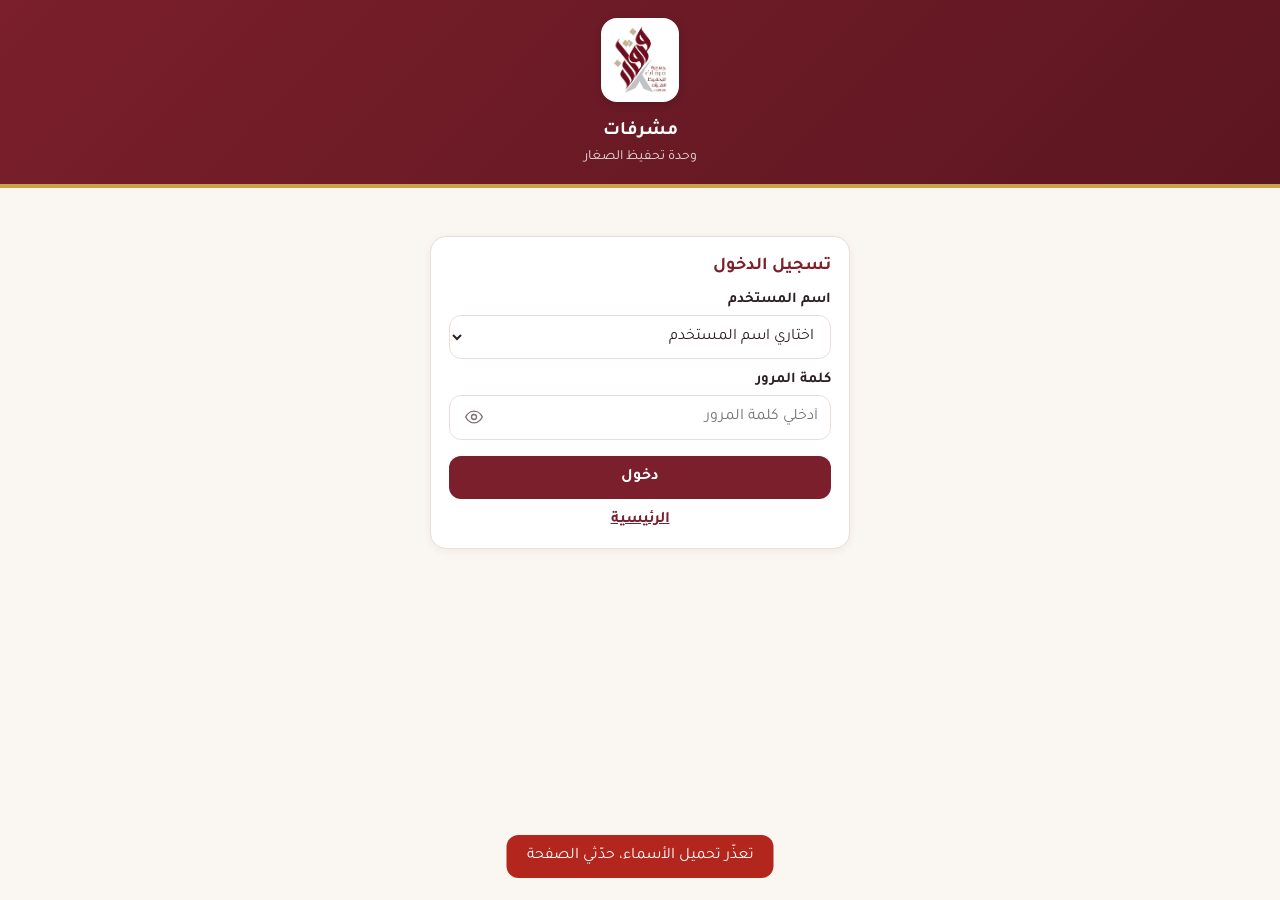
<file: sighar.html>
<!DOCTYPE html>
<html lang="ar" dir="rtl">
<head>
<meta charset="UTF-8">
<meta name="viewport" content="width=device-width, initial-scale=1">
<script>/* لا تظهر شاشة الدخول لحظةً لمن هي داخلة أصلاً */
(function(){var d=document.documentElement;try{if(sessionStorage.getItem('furqan_session')&&['mush_pw','ctr_pw','tch_pw','mgr_pw'].some(function(k){return localStorage.getItem(k)}))d.classList.add('has-sess')}catch(e){}setTimeout(function(){d.classList.remove('has-sess')},1500)})();</script>
<title>مشرفات وحدة تحفيظ الصغار — منظومة مكتب إشراف الداخل</title>
<link rel="preconnect" href="https://script.google.com">
<link rel="preconnect" href="https://script.googleusercontent.com" crossorigin>
<link rel="preconnect" href="https://fonts.googleapis.com">
<link rel="preconnect" href="https://fonts.gstatic.com" crossorigin>
<link rel="stylesheet" href="https://fonts.googleapis.com/css2?family=Tajawal:wght@400;500;700;800&family=Amiri:wght@400;700&display=optional">
<link rel="stylesheet" href="style.css">
<link rel="preload" as="image" href="letterhead.jpg">
<style>
  .btn.id-wa{background:#1f8f4e;border-color:#1f8f4e;color:#fff;text-decoration:none;display:inline-block}
  .id-send{padding:14px 16px;border:1px solid #bfe3cd;background:#f1faf4;border-radius:12px;line-height:2}
  .id-send .btn{margin-top:8px}
  .id-send .sa-it{border-bottom:1px dashed #bfe3cd;padding:8px 0}
  .id-send .sa-mgr{margin-top:10px;padding-top:6px}
  #seFields,.fgrid{display:grid;grid-template-columns:repeat(3,minmax(0,1fr));grid-auto-flow:row dense;gap:0 14px}
  #seFields .se-fld,.fgrid .se-fld{min-width:0}
  #seFields .se-fld input,#seFields .se-fld select,.fgrid .se-fld input,.fgrid .se-fld select{width:100%}
  #seFields .chips,.fgrid .chips{flex-wrap:nowrap}
  .fgrid .sg-lesson{grid-column:span 2}
  @media (max-width:640px){
    #seFields,.fgrid{grid-template-columns:repeat(2,minmax(0,1fr));gap:0 10px}
    #seFields .se-fld.wide,.fgrid .se-fld.wide{grid-column:1 / -1}
  }
  .id-hint{font-size:13px;color:var(--muted);margin-top:4px;min-height:1em}
  #sgListView .act,#ssListView .act,#seListView .act{flex-wrap:wrap;justify-content:center}
  .se-types .tile{padding:16px 8px}
  .se-types .tile b{font-size:15px}
  .sf-line{display:flex;gap:8px;align-items:flex-start;margin-bottom:8px}
  .sf-line b{color:var(--primary);min-width:22px;padding-top:12px}
  .sf-line textarea{flex:1;min-height:52px}
  .sf-line .btn{padding:8px 12px;flex:none;margin-top:4px}
  .sf-prev{display:grid;grid-template-columns:minmax(110px,1fr) 2fr;gap:8px;align-items:center}
  #sfListView .act{flex-wrap:wrap;justify-content:center}
  .se-tbl{width:100%;min-width:0;border-collapse:collapse;font-size:14px;table-layout:fixed}
  .se-tbl th{background:var(--primary);color:#fff;padding:6px 4px;font-size:13px;white-space:normal}
  .se-tbl td{border:1px solid var(--line);padding:4px;vertical-align:middle;background:#fff}
  .se-tbl tr.se-g td{background:#f6f0f2;color:var(--primary);font-weight:800;padding:6px 8px}
  .se-tbl td.se-q{line-height:1.45;font-weight:600}
  .se-tbl td.se-max{text-align:center;color:var(--muted);font-weight:700}
  .se-tbl input.se-sc{margin:0;padding:6px 2px;text-align:center;font-weight:800;color:var(--primary);font-size:16px;border-radius:8px}
  .se-tbl textarea.se-nt{margin:0;padding:5px 6px;font-size:13px;min-height:34px;resize:vertical;border-radius:8px}
  .se-tbl colgroup col:first-child{width:auto}
  .se-tbl td.ev-sc{display:table-cell;padding:4px 3px}
  .se-tbl .ev-sc input.se-sc{width:100%;padding:6px 2px}
  @media(min-width:560px){.se-tbl{font-size:15px}}
  .se-tbl tr.se-it.bad td{background:#fff1ef}
  .se-tbl tr.se-it.bad input.se-sc{border-color:#c0392b}
  .hp-grid{display:grid;grid-template-columns:1fr 1fr 1fr;gap:0 10px}
  .hp-grid select,.hp-grid input{margin-top:0}
  .id-note-row{display:flex;align-items:flex-start;gap:8px;margin-bottom:8px}
  .id-note-row .num{font-weight:800;color:var(--primary);min-width:22px;text-align:center;margin-top:10px}
  .id-note-row textarea{flex:1;margin:0;resize:vertical}
  .id-note-row .x{flex:none;width:auto;padding:6px 10px;margin-top:4px;background:transparent;border:1px solid #ddd;border-radius:8px;color:#888;cursor:pointer}
</style>
</head>
<body id="sigharPage">
<div class="topbar">
  <img class="logo" src="furqan-logo.png" alt="شعار فرقان">
  <h1>مشرفات</h1>
  <p>وحدة تحفيظ الصغار</p>
</div>

<div class="wrap">

  <!-- تسجيل الدخول -->
  <div id="loginView" class="card" style="max-width:420px;margin:30px auto">
    <h2>تسجيل الدخول</h2>
    <label for="un">اسم المستخدم</label>
    <select id="un"><option value="">جارِ تحميل الأسماء...</option></select>
    <label for="pw">كلمة المرور</label>
    <div class="pw-wrap">
      <input id="pw" type="password" autocomplete="current-password" placeholder="أدخلي كلمة المرور">
      <button type="button" class="pw-toggle" onclick="togglePassword('pw', this)"><svg viewBox="0 0 24 24" fill="none" stroke="currentColor" stroke-width="1.6" stroke-linecap="round" stroke-linejoin="round" aria-hidden="true"><path d="M2 12s3.6-7 10-7 10 7 10 7-3.6 7-10 7S2 12 2 12z"/><circle cx="12" cy="12" r="3"/></svg></button>
    </div>
    <button id="loginBtn" class="btn block" onclick="doLogin()">دخول</button>
    <p style="margin-top:12px;text-align:center"><a class="lnk" href="index.html">الرئيسية</a></p>
  </div>

  <!-- القائمة الرئيسية -->
  <div id="homeView" class="hidden">
    <div class="grid">
      <button class="tile" onclick="show('visitsView'); loadVisits()"><svg class="ico" viewBox="0 0 24 24" fill="none" stroke="currentColor" stroke-width="1.5" stroke-linecap="round" stroke-linejoin="round" aria-hidden="true"><path d="M7 3h8l4 4v14H7z"/><path d="M15 3v4h4"/><path d="M10 13l2 2 3.5-4"/><path d="M10 18h5"/></svg><b>كشف الخروج</b></button>
      <button class="tile" onclick="mcOpen()"><svg class="ico" viewBox="0 0 24 24" fill="none" stroke="currentColor" stroke-width="1.5" stroke-linecap="round" stroke-linejoin="round" aria-hidden="true"><path d="M3 21h18"/><path d="M5 21V8l7-4 7 4v13"/><path d="M9 21v-5h6v5"/><path d="M9.5 11l1.8 1.8 3.2-3.3"/></svg><b>المراكز المشرفة عليها</b></button>
      <button class="tile" onclick="sgOpenList()"><svg class="ico" viewBox="0 0 24 24" fill="none" stroke="currentColor" stroke-width="1.5" stroke-linecap="round" stroke-linejoin="round" aria-hidden="true"><rect x="5" y="3.5" width="14" height="17" rx="2"/><path d="M8.5 8h7"/><path d="M8.5 11.5h7"/><path d="M8.5 15h4"/><path d="M14.5 17.5l1.3 1.3 2.7-2.8"/></svg><b>تقرير زيارة مشرفة تحفيظ صغار</b></button>
      <button class="tile" onclick="ssOpenList()"><svg class="ico" viewBox="0 0 24 24" fill="none" stroke="currentColor" stroke-width="1.5" stroke-linecap="round" stroke-linejoin="round" aria-hidden="true"><rect x="3.5" y="4" width="17" height="16" rx="2"/><path d="M3.5 9h17"/><path d="M3.5 14.5h17"/><path d="M9 9v11"/><path d="M15 9v11"/></svg><b>خلاصة التقارير التعليمية</b></button>
      <button class="tile" onclick="seOpenList()"><svg class="ico" viewBox="0 0 24 24" fill="none" stroke="currentColor" stroke-width="1.5" stroke-linecap="round" stroke-linejoin="round" aria-hidden="true"><rect x="5" y="3.5" width="14" height="17" rx="2"/><path d="M9 3.5V3h6v.5"/><path d="M8.5 9.5l1.2 1.2 2.3-2.4"/><path d="M13.5 9.5h2.5"/><path d="M8.5 14.5l1.2 1.2 2.3-2.4"/><path d="M13.5 14.5h2.5"/></svg><b>استمارات التقييم</b></button>
      <button class="tile" onclick="sfOpenList()"><svg class="ico" viewBox="0 0 24 24" fill="none" stroke="currentColor" stroke-width="1.5" stroke-linecap="round" stroke-linejoin="round" aria-hidden="true"><rect x="5" y="3.5" width="14" height="17" rx="2"/><path d="M12 7.5v5"/><circle cx="12" cy="15.6" r=".6" fill="currentColor"/><path d="M8.5 18.5h7"/></svg><b>إجراءات الموظفات</b></button>
      <button class="tile" onclick="tpOpenSup()"><svg class="ico" viewBox="0 0 24 24" fill="none" stroke="currentColor" stroke-width="1.5" stroke-linecap="round" stroke-linejoin="round" aria-hidden="true"><circle cx="9" cy="8" r="3"/><path d="M3.5 19c.7-3 2.8-4.8 5.5-4.8s4.8 1.8 5.5 4.8"/><path d="M15 6h5.5"/><path d="M15 9.5h5.5"/><path d="M16.5 13h4"/></svg><b>بيانات المعلمات</b></button>
      <button class="tile" onclick="mnOpenList()"><svg class="ico" viewBox="0 0 24 24" fill="none" stroke="currentColor" stroke-width="1.5" stroke-linecap="round" stroke-linejoin="round" aria-hidden="true"><circle cx="8" cy="8" r="2.5"/><circle cx="16" cy="8" r="2.5"/><path d="M3.5 18c0-2.8 2-4.5 4.5-4.5s4.5 1.7 4.5 4.5"/><path d="M11.5 18c0-2.8 2-4.5 4.5-4.5s4.5 1.7 4.5 4.5"/><path d="M3 21h18"/></svg><b>محاضر الاجتماعات</b></button>
      <button class="tile" onclick="atOpen()"><svg class="ico" viewBox="0 0 24 24" fill="none" stroke="currentColor" stroke-width="1.5" stroke-linecap="round" stroke-linejoin="round" aria-hidden="true"><path d="M20 11.5l-8 8a5 5 0 0 1-7-7l8.5-8.5a3.3 3.3 0 0 1 4.7 4.7L9.7 17.2a1.7 1.7 0 0 1-2.4-2.4L15 7"/></svg><b>المرفقات</b></button>
    </div>
    <p style="text-align:center;margin-top:22px"><button class="btn light" onclick="logout()">تسجيل الخروج</button></p>
  </div>

  <!-- المراكز المشرفة عليها -->
  <!-- بيانات المعلمات (تعبّئها المعلمة من «بياناتي الشخصية») -->
  <div id="tpView" class="hidden">
    <button class="back" onclick="show('homeView')">← رجوع</button>
    <div class="card">
      <h2>بيانات المعلمات</h2>
      <p class="rp-hint">اضغطي على اسم المعلمة لعرض استمارة بياناتها، ثم حفظها PDF أو Excel.</p>
      <div id="tpBox"></div>
    </div>
  </div>

  <div id="mcView" class="hidden">
    <button class="back" onclick="show('homeView')">← رجوع</button>
    <div class="card">
      <h2>المراكز المشرفة عليها</h2>
      <p class="rp-hint">ضعي علامة ✔ على المراكز التي تشرفين عليها، ثم احفظي. ويمكنك تحميل القائمة PDF أو Excel.</p>
      <details class="mc-fold" id="mcPickFold">
        <summary><span class="mc-ft">اختيار المراكز</span><span class="mc-cnt ok" id="mcPickCnt">0</span><span class="mc-arr">▾</span></summary>
        <div style="padding:0 12px 12px">
          <input id="mcSearch" placeholder="ابحثي باسم المركز" autocomplete="off" oninput="mcRender()">
          <label class="check" style="margin:12px 0 6px"><input type="checkbox" id="mcAll" onchange="mcToggleAll(this.checked)"><span>تحديد الكل</span></label>
          <div id="mcList" class="mc-list"><p class="empty">جارِ التحميل...</p></div>
          <p id="mcCount" style="font-weight:700;color:var(--muted);margin:10px 0 0"></p>
          <button id="mcSaveBtn" class="btn block" style="margin-top:12px" onclick="mcSave()">حفظ</button>
        </div>
      </details>
    </div>
    <div class="card">
      <h2>المراكز المشرفة عليها <span class="tag ok" id="mcSavedCnt">0</span></h2>
      <div id="mcSaved"><p class="empty">جارِ التحميل...</p></div>
      <div class="ex-bar"><button class="btn light" onclick="mcPdf(this)">تحميل PDF</button><button class="btn light" onclick="mcXlsx(this)">تحميل Excel</button></div>
    </div>
  </div>

  <!-- كشف الخروج -->
  <div id="visitsView" class="hidden">
    <button class="back" onclick="show('homeView')">← رجوع</button>

    <div class="stats">
      <div class="stat"><b id="stDays">0</b><span>أيام الحضور (الزيارات)</span></div>
      <div class="stat"><b id="stAbs">0</b><span>أيام الغياب</span></div>
    </div>

    <div class="card">
      <h2>تسجيل زيارة جديدة</h2>
      <div id="vCenterBox">
        <label for="vCenter">اسم المركز</label>
        <select id="vCenter"><option value="">جارِ التحميل...</option></select>
      </div>
      <div id="vTypeBox">
        <label>نوع الزيارة <span style="font-weight:400;color:var(--muted);font-size:14px">(يمكن اختيار أكثر من نوع)</span></label>
        <div id="vTypeList" class="chips" style="flex-wrap:wrap"></div>
      </div>
      <div class="row2">
        <div><label for="vDate">التاريخ</label><input id="vDate" type="date" onchange="onDateChange()"></div>
        <div><label for="vDay">اليوم</label><input id="vDay" readonly></div>
      </div>
      <div style="font-size:13px;color:var(--muted);margin-top:6px">الموافق: <span id="vHijri">—</span></div>
      <label for="vStatus">حالة الزيارة</label>
      <select id="vStatus" onchange="onStatusChange()"></select>
      <div id="sigSection">
        <label>توقيع المديرة</label>
        <div id="vSigW"></div>
      </div>
      <p id="absentNote" class="hidden" style="margin-top:12px;font-size:14px;color:var(--muted)"></p>
      <button id="saveVisitBtn" class="btn block" onclick="saveVisit()">حفظ</button>
    </div>

    <div class="card">
      <h2>سجل الزيارات</h2>
      <label for="fCenter" style="margin-top:0">تصفية حسب المركز</label>
      <select id="fCenter" onchange="renderVisits()"><option value="">كل المراكز</option></select>
      <div class="ex-bar"><button class="btn light" onclick="exVisits(this)">تحميل كشف الخروج Excel</button><button class="btn light" onclick="kfPdf(this)">تحميل كشف الخروج PDF</button></div>
      <div class="tbl-wrap">
        <table>
          <thead><tr><th>م</th><th>المركز</th><th>نوع الزيارة</th><th>التاريخ</th><th>اليوم</th><th>الحالة</th><th>التوقيع</th><th></th></tr></thead>
          <tbody id="vBody"><tr><td colspan="8" class="empty">جارِ التحميل...</td></tr></tbody>
        </table>
      </div>
    </div>
  </div>

  <!-- سجل تقارير الزيارة -->
  <div id="sgListView" class="hidden">
    <button class="back" onclick="show('homeView')">← رجوع</button>
    <div class="card">
      <h2>تقرير زيارة مشرفة تحفيظ صغار</h2>
      <p class="rp-hint">تقرير زيارة المعلمة بموضوع الدرس والتوصيات العامة، ويُطبع أو يُحمَّل PDF أو يُشارك بنفس شكل النموذج الورقي.</p>
      <button class="btn block" onclick="sgNew()">＋ تقرير جديد</button>
    </div>
    <div class="card">
      <h2>التقارير المحفوظة</h2>
      <label for="sgFilter" style="margin-top:0">بحث باسم المعلمة أو المركز</label>
      <input id="sgFilter" autocomplete="off" oninput="renderSgh()" placeholder="اكتبي للبحث...">
      <div id="sgBody" class="rc-list" style="margin-top:12px"><p class="rc-empty">جارِ التحميل...</p></div>
    </div>
  </div>

  <!-- نموذج التقرير -->
  <div id="sgForm" class="hidden">
    <button class="back" onclick="sgBack()">← رجوع</button>
    <div class="edit-note hidden" data-edit>وضع التعديل: يُحفظ التعديل على نفس التقرير.</div>
    <div class="card">
      <h2>تقرير زيارة مشرفة تحفيظ صغار</h2>
      <datalist id="tDirList"></datalist>
      <datalist id="sgTeachers"></datalist>
      <!-- شبكة مضغوطة مثل استمارات التقييم -->
      <div class="fgrid" id="sgFields">
        <div class="se-fld wide"><label for="sgTeacher">اسم المعلمة</label>
          <input id="sgTeacher" class="td-name" list="tDirList" autocomplete="off" placeholder="اختاري من سجل المعلمات" oninput="sgUpdateNo()"></div>
        <div class="se-fld wide"><label for="sgCenter">المركز</label>
          <select id="sgCenter" onchange="sgUpdateNo()"></select></div>
        <div class="se-fld wide"><label>الفترة</label>
          <div class="chips" id="sgPeriod"><label class="chip"><input type="checkbox" value="صباحي"><span>صباحي</span></label><label class="chip"><input type="checkbox" value="مسائي"><span>مسائي</span></label></div></div>
        <div class="se-fld"><label for="sgVisitNo">رقم الزيارة</label>
          <input id="sgVisitNo" inputmode="numeric"></div>
        <div class="se-fld wide sg-lesson"><label for="sgLesson">موضوع الدرس</label>
          <input id="sgLesson" autocomplete="off"></div>
      </div>
      <div class="id-hint" id="sgTHint"></div>
      <div class="id-hint" id="sgAutoHint"></div>
      <div class="id-hint" id="sgVisitNoHint"></div>
      <div id="sgDateBox"></div>
    </div>

    <div class="card">
      <h2>التوصيات العامة</h2>
      <p class="rp-hint" style="margin-top:0">كل توصية في سطر برقمها، كما تظهر في جدول التقرير.</p>
      <div id="sgRecRows"></div>
      <button type="button" class="btn light block" onclick="sgAddRec()">＋ إضافة توصية</button>
    </div>

    <div class="card">
      <h2>التواقيع</h2>
      <p class="rp-hint" style="margin-top:0">بعد الحفظ يُرسَل التقرير تلقائياً للمعلمة المكتوب اسمها أعلاه، فتطّلع عليه في أيقونة «المعلمات» وتوقّع من حسابها، ثم يمكنكِ إرساله للمديرة.</p>
      <label for="sgSupName">اسم المشرفة</label><input id="sgSupName">
      <label>توقيع المشرفة</label>
      <div id="sgSupW"></div>
      <button id="sgSaveBtn" class="btn block" onclick="sgSave(this)">حفظ التقرير وإرساله للمعلمة</button>
    </div>
  </div>

  <!-- سجل خلاصة التقارير التعليمية -->
  <div id="ssListView" class="hidden">
    <button class="back" onclick="show('homeView')">← رجوع</button>
    <div class="card">
      <h2>خلاصة التقارير التعليمية – متابعة المشرفة للمعلمة</h2>
      <p class="rp-hint">خلاصة زيارات المعلمات خلال فترة محددة: المركز، والمعلمة، والملاحظات، والحضور، ومستوى الأداء بالدرجة.</p>
      <button class="btn block" onclick="ssNew()">＋ خلاصة جديدة</button>
    </div>
    <div class="card">
      <h2>الخلاصات المحفوظة</h2>
      <div id="ssBody" class="rc-list"><p class="rc-empty">جارِ التحميل...</p></div>
    </div>
  </div>

  <!-- نموذج خلاصة التقارير التعليمية -->
  <div id="ssForm" class="hidden">
    <button class="back" onclick="ssBack()">← رجوع</button>
    <div class="edit-note hidden" data-edit>وضع التعديل: يُحفظ التعديل على نفس الخلاصة.</div>
    <div class="card">
      <h2>خلاصة التقارير التعليمية – متابعة المشرفة للمعلمة</h2>
      <div class="row2">
        <div><label for="ssSem">الفصل الدراسي</label><select id="ssSem"><option value="">اختاري</option><option>الأول</option><option>الثاني</option><option>الثالث</option></select></div>
        <div><label for="ssYear">لعام</label><input id="ssYear" inputmode="numeric" maxlength="4" placeholder="1447"></div>
      </div>
      <label>خلال الفترة من</label><div id="ssFromBox"></div>
      <label>إلى</label><div id="ssToBox"></div>
      <div class="row2">
        <div><label for="ssVisitNo">رقم الزيارة</label><input id="ssVisitNo" inputmode="numeric"></div>
        <div><label>الفترة</label>
          <div class="chips" id="ssPeriod"><label class="chip"><input type="checkbox" value="صباحي"><span>صباحي</span></label><label class="chip"><input type="checkbox" value="مسائي"><span>مسائي</span></label></div>
        </div>
      </div>
    </div>

    <div class="card">
      <h2>المعلمات</h2>
      <p class="rp-hint" style="margin-top:0">كل معلمة في بند مستقل، ويظهر كل بند صفاً في جدول الخلاصة.</p>
      <button type="button" class="btn light block" style="margin-bottom:12px" onclick="ssImport()">استيراد من تقارير الزيارة خلال الفترة</button>
      <div id="ssRows"></div>
      <button type="button" class="btn light block" onclick="ssAddRow()">＋ إضافة معلمة</button>
    </div>

    <div class="card">
      <label for="ssSupName" style="margin-top:0">اسم المشرفة</label><input id="ssSupName">
      <div id="ssDateBox"></div>
      <label>توقيع المشرفة</label>
      <div id="ssSupW"></div>
      <p class="rp-hint">بعد الحفظ تُرسَل لكل معلمة في الجدول نسختها (سطرها فقط) للاطلاع في أيقونة «المعلمات»، ثم يمكنكِ إرسال الخلاصة للمديرة.</p>
      <button id="ssSaveBtn" class="btn block" onclick="ssSave(this)">حفظ الخلاصة وإرسالها للمعلمات</button>
    </div>
  </div>

  <!-- استمارات التقييم: السجل -->
  <div id="seListView" class="hidden">
    <button class="back" onclick="show('homeView')">← رجوع</button>
    <div class="card">
      <h2>استمارات تقييم الأداء الوظيفي</h2>
      <p class="rp-hint">اختاري الاستمارة، وتُحسب الدرجة والتقدير تلقائياً، وتصل للمعلمة لتوقّع عليها من حسابها.</p>
      <div class="grid se-types" id="seTypes"></div>
    </div>
    <div class="card">
      <h2>الاستمارات المحفوظة</h2>
      <div class="row2">
        <div><label for="seFType" style="margin-top:0">نوع الاستمارة</label><select id="seFType" onchange="renderSge()"></select></div>
        <div><label for="seFQ" style="margin-top:0">بحث باسم المعلمة أو المركز</label><input id="seFQ" autocomplete="off" oninput="renderSge()" placeholder="اكتبي للبحث..."></div>
      </div>
      <div id="seBody" class="rc-list" style="margin-top:12px"><p class="rc-empty">جارِ التحميل...</p></div>
    </div>
  </div>

  <!-- استمارة التقييم -->
  <div id="seForm" class="hidden">
    <button class="back" onclick="seBack()">← رجوع</button>
    <div class="edit-note hidden" data-edit>وضع التعديل: يُحفظ التعديل على نفس الاستمارة.</div>
    <div class="card">
      <h2 id="seTitle"></h2>
      <div id="seFields"></div>
      <div class="id-hint" id="seTHint"></div>
      <div class="id-hint" id="seAutoHint"></div>
      <div id="seDateBox"></div>
    </div>
    <div class="card">
      <h2>بنود التقييم</h2>
      <div id="seItems"></div>
      <div id="seOverallBox" class="hidden">
        <label for="seOverall">التقدير العام</label>
        <select id="seOverall"><option value="">اختاري</option><option>ممتاز</option><option>جيد جداً</option><option>جيد</option><option>مقبول</option></select>
      </div>
    </div>
    <div class="card" id="seRecsCard"><div id="seRecs"></div></div>
    <div class="card">
      <h2>التواقيع</h2>
      <label for="seSupName" style="margin-top:0">اسم المشرفة</label><input id="seSupName">
      <label>توقيع المشرفة</label>
      <div id="seSupW"></div>
      <p class="rp-hint" style="margin-top:0"><span id="seTchLbl">توقيع المعلمة</span>: بعد الحفظ تُرسَل الاستمارة تلقائياً للمكتوب اسمها أعلاه، وتصلها <b>الملاحظات والتوصيات فقط دون الدرجات</b>، فتطّلع عليها في أيقونة «المعلمات» وتوقّع من حسابها.</p>
      <button id="seSaveBtn" class="btn block" onclick="seSave(this)">حفظ الاستمارة وإرسالها للمعلمة</button>
    </div>
    <div class="ev-bar" id="seBar"><span>المجموع: <b id="seSum">٠</b> من <b id="seMax">٠</b></span><span>التقدير: <b id="seGrade">—</b></span></div>
  </div>

  <!-- إجراءات الموظفات: السجل -->
  <div id="sfListView" class="hidden">
    <button class="back" onclick="show('homeView')">← رجوع</button>
    <div class="card">
      <h2>إجراءات الموظفات</h2>
      <p class="rp-hint">اختاري النموذج. بعد الحفظ يُرسَل النموذج للموظفة لتطّلع وتوقّع من حسابها في «المعلمات»، ويمكن إرساله للمديرة (اطلاع، أو اطلاع وتوقيع).</p>
      <div class="grid se-types" id="sfTypes"></div>
    </div>
    <div class="card">
      <h2>النماذج المحفوظة</h2>
      <div class="row2">
        <div><label for="sfFType" style="margin-top:0">نوع النموذج</label><select id="sfFType" onchange="renderStf()"></select></div>
        <div><label for="sfFQ" style="margin-top:0">بحث باسم الموظفة أو المركز</label><input id="sfFQ" autocomplete="off" oninput="renderStf()" placeholder="اكتبي للبحث..."></div>
      </div>
      <div id="sfBody" class="rc-list" style="margin-top:12px"><p class="rc-empty">جارِ التحميل...</p></div>
    </div>
  </div>

  <!-- إجراءات الموظفات: النموذج -->
  <div id="sfForm" class="hidden">
    <button class="back" onclick="sfBack()">← رجوع</button>
    <div class="edit-note hidden" data-edit>وضع التعديل: يُحفظ التعديل على نفس النموذج.</div>
    <div class="card">
      <h2 id="sfTitle"></h2>
      <div class="row2">
        <div><label for="sfCenter">اسم المركز</label><select id="sfCenter" onchange="sfCenterChanged()"></select></div>
        <div><label>الفترة</label>
          <div class="chips" id="sfPeriod"><label class="chip"><input type="checkbox" value="صباحي"><span>صباحي</span></label><label class="chip"><input type="checkbox" value="مسائي"><span>مسائي</span></label></div>
        </div>
      </div>
      <div class="row2">
        <div><label for="sfEmp">اسم الموظفة <span style="font-weight:400;color:var(--muted);font-size:14px">(الاسم وفق الهوية)</span></label><input id="sfEmp" class="td-name" list="tDirList" autocomplete="off" placeholder="اختاري من سجل المعلمات"><div class="id-hint" id="sfTHint"></div></div>
        <div id="sfSemBox"><label for="sfSem">الفصل الدراسي</label><select id="sfSem"><option value="">اختاري</option><option>الأول</option><option>الثاني</option><option>الثالث</option></select></div>
      </div>
      <div class="row2" id="sfJobBox">
        <div><label for="sfJob">المسمى الوظيفي</label><input id="sfJob"></div>
        <div><label for="sfYears">عدد سنوات الخبرة</label><input id="sfYears" inputmode="numeric" maxlength="3"></div>
      </div>
      <div id="sfActBox">
        <label>نوع الإجراء المتخذ</label>
        <div class="chips" id="sfAction"><label class="chip"><input type="radio" name="sfAct" value="shafawi"><span>تنبيه شفوي</span></label><label class="chip"><input type="radio" name="sfAct" value="khatti"><span>تنبيه خطي</span></label><label class="chip"><input type="radio" name="sfAct" value="taahud"><span>تعهد</span></label></div>
      </div>
      <div id="sfDateBox"></div>
    </div>
    <div class="card">
      <h2 id="sfObsLbl"></h2>
      <div id="sfObs"></div>
      <button type="button" class="btn light block" onclick="sfAddLine('sfObs')">＋ إضافة بند</button>
    </div>
    <div class="card" id="sfPrevCard">
      <h2 id="sfPrevLbl"></h2>
      <div id="sfOralBox"><label id="sfOralLbl"></label><div class="sf-prev"><select id="sfOralDay"></select><div id="sfOdBox"></div></div></div>
      <div id="sfWrBox"><label>وخطياً</label><div class="sf-prev"><select id="sfWrDay"></select><div id="sfWdBox"></div></div></div>
    </div>
    <div class="card" id="sfReqCard">
      <h2 id="sfReqLbl"></h2>
      <div id="sfReq"></div>
      <button type="button" class="btn light block" onclick="sfAddLine('sfReq')">＋ إضافة بند</button>
    </div>
    <div class="card">
      <h2>التواقيع</h2>
      <label for="sfMgr" style="margin-top:0">اسم مديرة المركز</label><input id="sfMgr">
      <div class="id-hint" id="sfMgrHint"></div>
      <label>توقيع الموظفة <span style="font-weight:400;color:var(--muted);font-size:14px">(اختياري — إن كانت حاضرة؛ وإلا توقّع من حسابها في «المعلمات» بعد الإرسال)</span></label>
      <div id="sfEmpW"></div>
      <label for="sfSupName">اسم المشرفة</label><input id="sfSupName">
      <label>توقيع المشرفة</label>
      <div id="sfSupW"></div>
      <p class="rp-hint">بعد الحفظ يُرسَل النموذج تلقائياً للموظفة لتطّلع وتوقّع من حسابها. ولمديرة المركز: يظهر لكِ بعد الحفظ زر الإرسال للمركز (اطلاع فقط، أو اطلاع وتوقيع فيُكتب توقيعها في النموذج).</p>
      <button id="sfSaveBtn" class="btn block" onclick="sfSave(this)">حفظ النموذج وإرساله للموظفة</button>
    </div>
  </div>

  <!-- عرض تقرير -->
  <div id="sgModal" class="modal hidden" onclick="if (event.target === this) sgCloseModal()">
    <div class="modal-box" style="max-width:860px">
      <button class="btn light" style="margin-bottom:10px" onclick="sgCloseModal()">إغلاق ✕</button>
      <div id="sgModalBody"></div>
    </div>
  </div>

</div>

<script src="logo-config.js"></script>
<script src="config.js"></script>
<script src="doc-xlsx.js"></script>
<script src="send-center.js"></script>
<script src="list-ui.js"></script>
<script src="autosave.js"></script>
<script src="export.js"></script>
<script src="idari-print.js"></script>
<script src="sighar-print.js"></script>
<script src="sighar-evals.js"></script>
<script src="minutes.js"></script>
<script src="attach.js"></script>
<script src="my-centers.js"></script>
<script src="teacher-profile.js"></script>
<script>function tpOpenSup() { show('tpView'); tpLoadView('tpBox', () => api('tchProfiles'), { byCenter: 1, title: 'بيانات معلمات المراكز المشرفة عليها', who: mcMyName(), whoLabel: 'المشرفة: ' }); }</script>
<script src="sighar.js"></script>
<script src="sighar-staff.js"></script>
<script src="tch-import.js"></script>
</body>
</html>
</file>
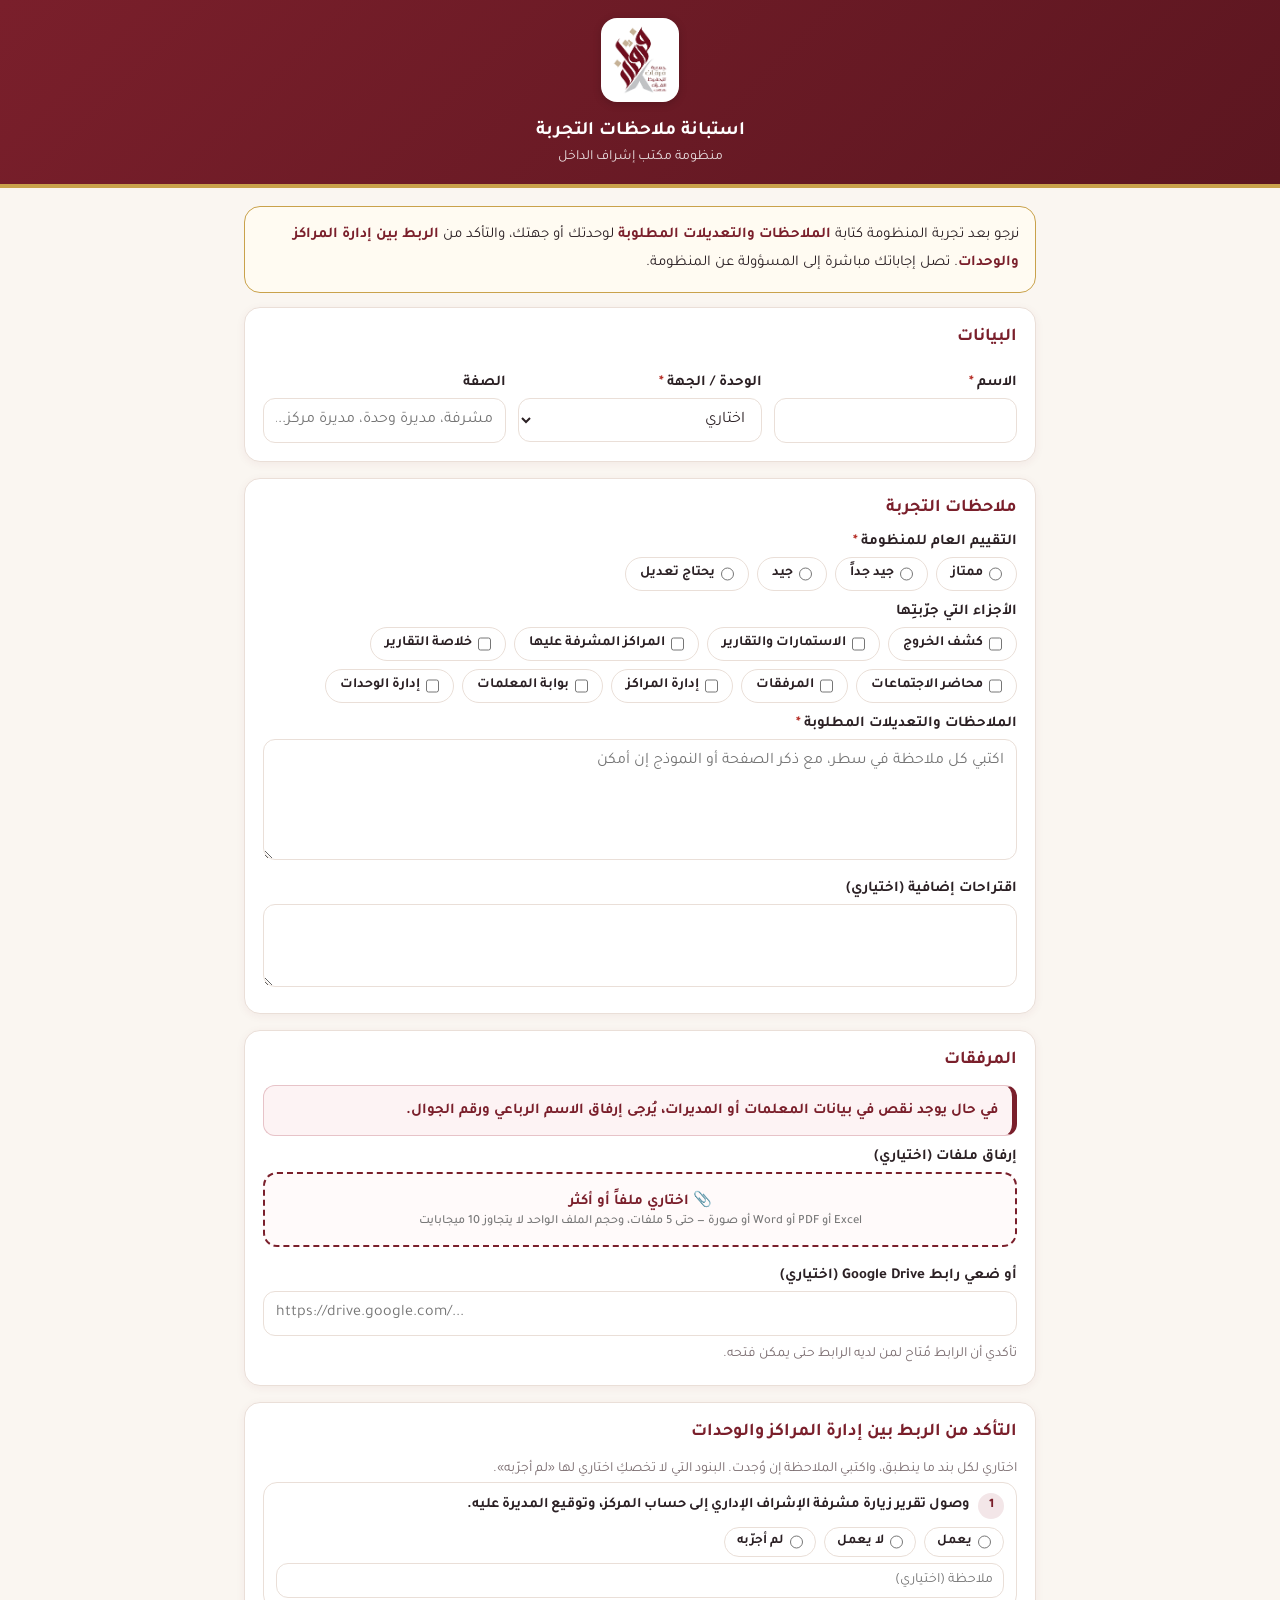
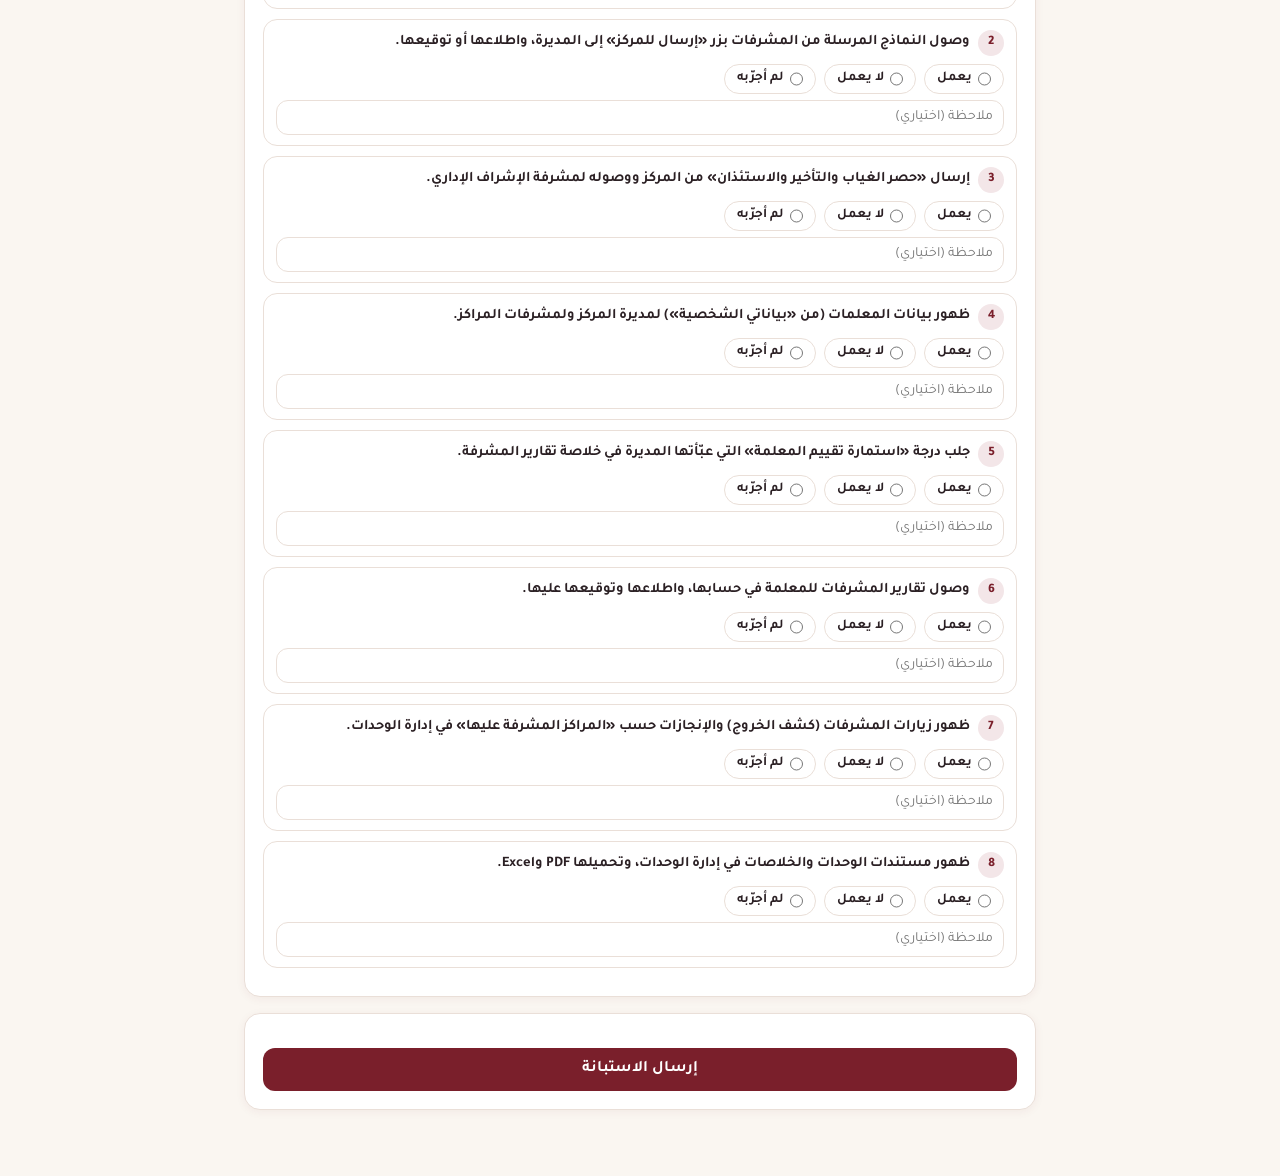
<file: survey.html>
<!DOCTYPE html>
<html lang="ar" dir="rtl">
<head>
<meta charset="UTF-8">
<meta name="viewport" content="width=device-width, initial-scale=1">
<title>استبانة ملاحظات التجربة — منظومة مكتب إشراف الداخل</title>
<link rel="preconnect" href="https://script.google.com">
<link rel="preconnect" href="https://fonts.googleapis.com">
<link rel="preconnect" href="https://fonts.gstatic.com" crossorigin>
<link rel="stylesheet" href="https://fonts.googleapis.com/css2?family=Tajawal:wght@400;500;700;800&display=swap">
<link rel="stylesheet" href="style.css">
<style>
  .sv-intro{background:#fffbf2;border:1.5px solid var(--gold);border-radius:var(--radius);padding:14px 16px;line-height:1.9;margin-bottom:14px;font-size:15px}
  .sv-intro b{color:var(--primary)}
  .sv-grid{display:grid;grid-template-columns:1fr 1fr 1fr;gap:0 12px}
  @media(max-width:640px){.sv-grid{grid-template-columns:1fr}}
  .sv-grid label .rq,label .rq{color:#b3261e;margin-inline-start:3px}
  .chips{display:flex;flex-wrap:wrap;gap:8px}
  .chip{display:flex;align-items:center;gap:6px;border:1.5px solid var(--line);border-radius:999px;padding:7px 14px;margin:0;cursor:pointer;font-weight:600;font-size:14px;background:#fff}
  .chip input{width:auto;margin:0;accent-color:var(--primary)}
  .chip:has(input:checked){border-color:var(--primary);background:#f6f0f2;color:var(--primary)}
  .sv-item{border:1.5px solid var(--line);border-radius:14px;padding:10px 12px;margin-bottom:10px;background:#fff}
  .sv-item .t{font-weight:700;font-size:14.5px;line-height:1.7;display:flex;gap:8px}
  .sv-item .t span{flex:none;width:26px;height:26px;border-radius:50%;background:#f3e6e8;color:var(--primary);font-weight:800;font-size:13px;display:flex;align-items:center;justify-content:center}
  .sv-item .chips{margin:8px 0 6px}
  .sv-item .chip{padding:5px 12px;font-size:13.5px}
  .sv-item input[type=text]{margin:0;padding:8px 10px;font-size:14px}
  .sv-done{text-align:center;padding:30px 16px}
  .sv-done .ok{width:70px;height:70px;border-radius:50%;background:#e4f4ec;color:#1f7a45;font-size:38px;display:flex;align-items:center;justify-content:center;margin:0 auto 12px}
  .sv-done h2{justify-content:center}
  .sv-draft{background:#eef8f1;border:1.5px solid #9fd3b2;color:#1f6b40;border-radius:12px;padding:8px 12px;font-size:13.5px;font-weight:700;margin-bottom:12px}
  .sv-note{background:#fdf3f4;border:1.5px solid #e7c3c8;border-inline-start:5px solid var(--primary);color:var(--primary);border-radius:12px;padding:11px 14px;font-size:15px;font-weight:700;line-height:1.8;margin-bottom:12px}
  .sv-drop{display:flex;align-items:center;justify-content:center;gap:8px;border:2px dashed var(--primary);border-radius:14px;padding:16px 12px;margin:0 0 8px;cursor:pointer;background:#fffafa;color:var(--primary);font-weight:700;font-size:15px;text-align:center}
  .sv-drop small{display:block;color:#777;font-weight:500;font-size:12.5px;margin-top:3px}
  .sv-files{display:flex;flex-direction:column;gap:6px;margin-bottom:12px}
  .sv-file{display:flex;align-items:center;gap:8px;border:1.5px solid var(--line);border-radius:10px;padding:7px 10px;background:#fff;font-size:14px}
  .sv-file .n{flex:1;overflow:hidden;text-overflow:ellipsis;white-space:nowrap;direction:ltr;text-align:right}
  .sv-file .s{color:#777;font-size:12.5px;flex:none}
  .sv-file button{flex:none;border:0;background:#f3e6e8;color:#b3261e;width:28px;height:28px;border-radius:50%;cursor:pointer;font-size:15px;font-weight:800}
</style>
</head>
<body>
<div class="topbar">
  <img class="logo" src="furqan-logo.png" alt="شعار فرقان">
  <h1>استبانة ملاحظات التجربة</h1>
  <p>منظومة مكتب إشراف الداخل</p>
</div>

<div class="wrap" style="max-width:820px">
  <div id="svForm">
    <div class="sv-intro">نرجو بعد تجربة المنظومة كتابة <b>الملاحظات والتعديلات المطلوبة</b> لوحدتك أو جهتك، والتأكد من <b>الربط بين إدارة المراكز والوحدات</b>. تصل إجاباتك مباشرة إلى المسؤولة عن المنظومة.</div>
    <div id="svDraft" class="sv-draft hidden">✔ استُعيد ما كتبتِه سابقاً ولم يُرسل بعد.</div>

    <div class="card">
      <h2>البيانات</h2>
      <div class="sv-grid">
        <div><label for="svName">الاسم<span class="rq">*</span></label><input id="svName" autocomplete="name"></div>
        <div><label for="svUnit">الوحدة / الجهة<span class="rq">*</span></label>
          <select id="svUnit"><option value="">اختاري</option><option>وحدة الإشراف التربوي</option><option>وحدة تحفيظ الصغار</option><option>وحدة الإشراف الإداري</option><option>إدارة المراكز (مديرة مركز)</option><option>معلمة</option><option>إدارة الوحدات</option></select></div>
        <div><label for="svRole">الصفة</label><input id="svRole" placeholder="مشرفة، مديرة وحدة، مديرة مركز..."></div>
      </div>
    </div>

    <div class="card">
      <h2>ملاحظات التجربة</h2>
      <label>التقييم العام للمنظومة<span class="rq">*</span></label>
      <div class="chips" id="svRate"><label class="chip"><input type="radio" name="svRate" value="ممتاز"><span>ممتاز</span></label><label class="chip"><input type="radio" name="svRate" value="جيد جداً"><span>جيد جداً</span></label><label class="chip"><input type="radio" name="svRate" value="جيد"><span>جيد</span></label><label class="chip"><input type="radio" name="svRate" value="يحتاج تعديل"><span>يحتاج تعديل</span></label></div>
      <label for="svParts">الأجزاء التي جرّبتِها</label>
      <div class="chips" id="svParts">
        <label class="chip"><input type="checkbox" value="كشف الخروج"><span>كشف الخروج</span></label>
        <label class="chip"><input type="checkbox" value="الاستمارات والتقارير"><span>الاستمارات والتقارير</span></label>
        <label class="chip"><input type="checkbox" value="المراكز المشرفة عليها"><span>المراكز المشرفة عليها</span></label>
        <label class="chip"><input type="checkbox" value="خلاصة التقارير"><span>خلاصة التقارير</span></label>
        <label class="chip"><input type="checkbox" value="محاضر الاجتماعات"><span>محاضر الاجتماعات</span></label>
        <label class="chip"><input type="checkbox" value="المرفقات"><span>المرفقات</span></label>
        <label class="chip"><input type="checkbox" value="إدارة المراكز"><span>إدارة المراكز</span></label>
        <label class="chip"><input type="checkbox" value="بوابة المعلمات"><span>بوابة المعلمات</span></label>
        <label class="chip"><input type="checkbox" value="إدارة الوحدات"><span>إدارة الوحدات</span></label>
      </div>
      <label for="svNotes">الملاحظات والتعديلات المطلوبة<span class="rq">*</span></label>
      <textarea id="svNotes" rows="5" placeholder="اكتبي كل ملاحظة في سطر، مع ذكر الصفحة أو النموذج إن أمكن"></textarea>
      <label for="svIdeas">اقتراحات إضافية (اختياري)</label>
      <textarea id="svIdeas" rows="3"></textarea>
    </div>

    <div class="card">
      <h2>المرفقات</h2>
      <div class="sv-note">في حال يوجد نقص في بيانات المعلمات أو المديرات، يُرجى إرفاق الاسم الرباعي ورقم الجوال.</div>
      <label>إرفاق ملفات (اختياري)</label>
      <label class="sv-drop" for="svFiles"><span>📎 اختاري ملفاً أو أكثر<small>Excel أو PDF أو Word أو صورة — حتى 5 ملفات، وحجم الملف الواحد لا يتجاوز 10 ميجابايت</small></span></label>
      <input type="file" id="svFiles" multiple hidden accept=".pdf,.doc,.docx,.xls,.xlsx,.csv,.txt,image/*">
      <div id="svFileList" class="sv-files"></div>
      <label for="svDrive">أو ضعي رابط Google Drive (اختياري)</label>
      <input id="svDrive" type="url" dir="ltr" inputmode="url" placeholder="https://drive.google.com/...">
      <p class="rp-hint" style="margin:6px 0 0">تأكدي أن الرابط مُتاح لمن لديه الرابط حتى يمكن فتحه.</p>
    </div>

    <div class="card">
      <h2>التأكد من الربط بين إدارة المراكز والوحدات</h2>
      <p class="rp-hint" style="margin-top:0">اختاري لكل بند ما ينطبق، واكتبي الملاحظة إن وُجدت. البنود التي لا تخصكِ اختاري لها «لم أجرّبه».</p>
      <div id="svLinks"></div>
    </div>

    <div class="card">
      <button id="svSend" class="btn block" onclick="svSubmit(this)">إرسال الاستبانة</button>
    </div>
  </div>

  <div id="svThanks" class="card sv-done hidden">
    <div class="ok">✔</div>
    <h2>شكراً لكِ، تم إرسال الاستبانة</h2>
    <p class="rp-hint">وصلت ملاحظاتك، وستُراجع وتُعدَّل المنظومة بناءً عليها.</p>
    <button class="btn light" style="margin-top:12px" onclick="svAgain()">إرسال استبانة أخرى</button>
  </div>
</div>

<script src="logo-config.js"></script>
<script src="config.js"></script>
<script>
const SV_LINKS = [
  'وصول تقرير زيارة مشرفة الإشراف الإداري إلى حساب المركز، وتوقيع المديرة عليه.',
  'وصول النماذج المرسلة من المشرفات بزر «إرسال للمركز» إلى المديرة، واطلاعها أو توقيعها.',
  'إرسال «حصر الغياب والتأخير والاستئذان» من المركز ووصوله لمشرفة الإشراف الإداري.',
  'ظهور بيانات المعلمات (من «بياناتي الشخصية») لمديرة المركز ولمشرفات المراكز.',
  'جلب درجة «استمارة تقييم المعلمة» التي عبّأتها المديرة في خلاصة تقارير المشرفة.',
  'وصول تقارير المشرفات للمعلمة في حسابها، واطلاعها وتوقيعها عليها.',
  'ظهور زيارات المشرفات (كشف الخروج) والإنجازات حسب «المراكز المشرفة عليها» في إدارة الوحدات.',
  'ظهور مستندات الوحدات والخلاصات في إدارة الوحدات، وتحميلها PDF وExcel.'
];
const svQ = id => document.getElementById(id);
svQ('svLinks').innerHTML = SV_LINKS.map((t, i) => '<div class="sv-item"><div class="t"><span>' + (i + 1) + '</span>' + t + '</div><div class="chips">' +
  ['يعمل', 'لا يعمل', 'لم أجرّبه'].map(v => '<label class="chip"><input type="radio" name="svL' + i + '" value="' + v + '"><span>' + v + '</span></label>').join('') +
  '</div><input type="text" id="svLN' + i + '" placeholder="ملاحظة (اختياري)"></div>').join('');

function svCollect() {
  const pick = n => { const x = document.querySelector('input[name="' + n + '"]:checked'); return x ? x.value : ''; };
  return { name: svQ('svName').value.trim(), unit: svQ('svUnit').value, role: svQ('svRole').value.trim(), rate: pick('svRate'),
    parts: [...document.querySelectorAll('#svParts input:checked')].map(x => x.value), notes: svQ('svNotes').value.trim(), ideas: svQ('svIdeas').value.trim(), drive: svQ('svDrive').value.trim(),
    links: SV_LINKS.map((_, i) => ({ s: pick('svL' + i), n: svQ('svLN' + i).value.trim() })) };
}
function svApply(d) {
  svQ('svName').value = d.name || ''; svQ('svUnit').value = d.unit || ''; svQ('svRole').value = d.role || '';
  const set = (n, v) => document.querySelectorAll('input[name="' + n + '"]').forEach(x => { x.checked = x.value === v; });
  set('svRate', d.rate); svQ('svNotes').value = d.notes || ''; svQ('svIdeas').value = d.ideas || ''; svQ('svDrive').value = d.drive || '';
  document.querySelectorAll('#svParts input').forEach(x => { x.checked = (d.parts || []).indexOf(x.value) > -1; });
  (d.links || []).forEach((l, i) => { set('svL' + i, l.s); if (svQ('svLN' + i)) svQ('svLN' + i).value = l.n || ''; });
}
// المرفقات: الملفات المختارة تُرسل مع الاستبانة وتُحفظ في Google Drive
const SV_MAX_FILES = 5, SV_MAX_SIZE = 10 * 1024 * 1024, SV_MAX_TOTAL = 20 * 1024 * 1024;
let svFiles = [];
const svSize = b => b < 1024 * 1024 ? Math.max(1, Math.round(b / 1024)) + ' ك.ب' : (b / 1024 / 1024).toFixed(1) + ' م.ب';
const svEsc = t => String(t).replace(/[&<>"]/g, c => ({ '&': '&amp;', '<': '&lt;', '>': '&gt;', '"': '&quot;' }[c]));
function svRenderFiles() {
  svQ('svFileList').innerHTML = svFiles.map((f, i) => '<div class="sv-file"><span>📄</span><span class="n" title="' + svEsc(f.name) + '">' + svEsc(f.name) +
    '</span><span class="s">' + svSize(f.size) + '</span><button type="button" title="حذف" onclick="svRemoveFile(' + i + ')">✕</button></div>').join('');
}
function svRemoveFile(i) { svFiles.splice(i, 1); svRenderFiles(); }
svQ('svFiles').addEventListener('change', e => {
  for (const f of e.target.files) {
    if (svFiles.length >= SV_MAX_FILES) { toast('الحد الأعلى ' + SV_MAX_FILES + ' ملفات', false); break; }
    if (f.size > SV_MAX_SIZE) { toast('الملف «' + f.name + '» أكبر من 10 ميجابايت، ضعيه في Drive وأرفقي الرابط', false); continue; }
    if (svFiles.reduce((a, x) => a + x.size, 0) + f.size > SV_MAX_TOTAL) { toast('مجموع الملفات تجاوز 20 ميجابايت، أرفقي الباقي برابط Drive', false); break; }
    if (!svFiles.some(x => x.name === f.name && x.size === f.size)) svFiles.push(f);
  }
  e.target.value = ''; svRenderFiles();
});
const svB64 = f => new Promise((ok, no) => { const r = new FileReader(); r.onload = () => ok(String(r.result).split(',')[1] || ''); r.onerror = () => no(new Error('تعذّرت قراءة الملف «' + f.name + '»')); r.readAsDataURL(f); });

// مسودة: ما يُكتب يُحفظ في الجهاز حتى الإرسال
const SV_KEY = 'sv_draft';
let svT = 0;
svQ('svForm').addEventListener('input', () => { clearTimeout(svT); svT = setTimeout(() => { try { localStorage.setItem(SV_KEY, JSON.stringify(svCollect())); } catch (e) {} }, 400); });
svQ('svForm').addEventListener('change', () => { try { localStorage.setItem(SV_KEY, JSON.stringify(svCollect())); } catch (e) {} });
try { const d = JSON.parse(localStorage.getItem(SV_KEY) || 'null'); if (d && (d.name || d.notes)) { svApply(d); svQ('svDraft').classList.remove('hidden'); } } catch (e) {}

async function svSubmit(btn) {
  const d = svCollect();
  if (!d.name) { svQ('svName').focus(); return toast('اكتبي اسمكِ', false); }
  if (!d.unit) { svQ('svUnit').focus(); return toast('اختاري الوحدة أو الجهة', false); }
  if (!d.rate) return toast('اختاري التقييم العام', false);
  if (!d.notes) { svQ('svNotes').focus(); return toast('اكتبي الملاحظات والتعديلات المطلوبة', false); }
  if (d.drive && !/^https?:\/\/\S+$/i.test(d.drive)) { svQ('svDrive').focus(); return toast('رابط Drive غير صحيح، يجب أن يبدأ بـ https://', false); }
  setBtnBusy(btn, true, svFiles.length ? 'جارِ الإرسال...' : 'جارِ الإرسال...');
  try {
    d.files = [];
    for (const f of svFiles) d.files.push({ name: f.name, mime: f.type || 'application/octet-stream', data: await svB64(f) });
    const res = await fetch(API_URL, { method: 'POST', headers: { 'Content-Type': 'text/plain;charset=utf-8' },
      body: JSON.stringify(Object.assign({ action: 'survey', device: /Mobi|Android|iPhone/i.test(navigator.userAgent) ? 'جوال' : 'حاسب' }, d)) });
    const out = await res.json();
    if (!out.ok) throw new Error(out.error || 'تعذّر الإرسال');
    try { localStorage.removeItem(SV_KEY); } catch (e) {}
    svFiles = []; svRenderFiles();
    svQ('svForm').classList.add('hidden'); svQ('svThanks').classList.remove('hidden'); window.scrollTo(0, 0);
  } catch (e) { toast(e.message || 'تعذّر الإرسال، تأكدي من الإنترنت', false); }
  finally { setBtnBusy(btn, false); }
}
function svAgain() {
  svApply({}); svFiles = []; svRenderFiles(); svQ('svDraft').classList.add('hidden');
  svQ('svThanks').classList.add('hidden'); svQ('svForm').classList.remove('hidden'); window.scrollTo(0, 0);
}
</script>
</body>
</html>
</file>
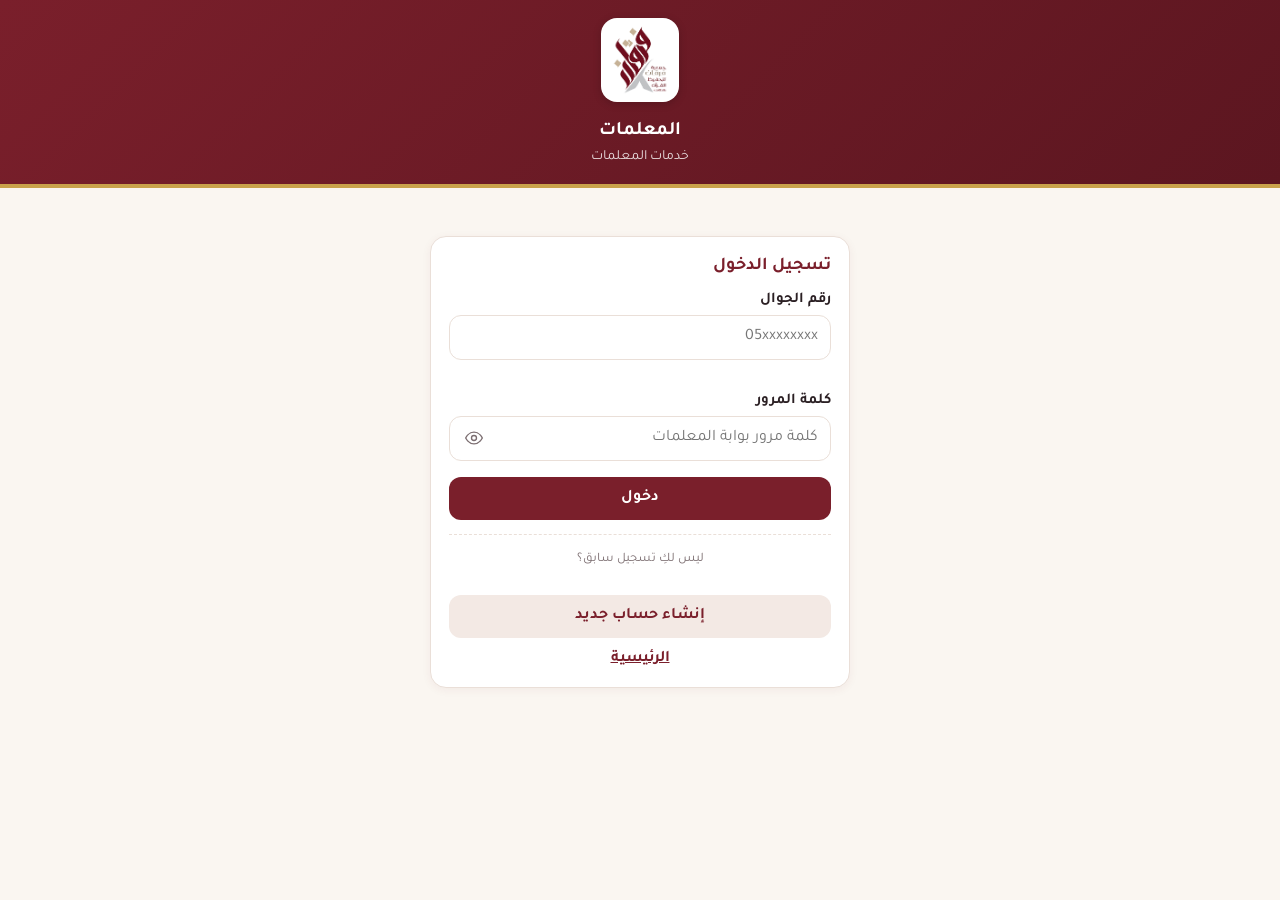
<file: teachers.html>
<!DOCTYPE html>
<html lang="ar" dir="rtl">
<head>
<meta charset="UTF-8">
<meta name="viewport" content="width=device-width, initial-scale=1">
<script>/* لا تظهر شاشة الدخول لحظةً لمن هي داخلة أصلاً */
(function(){var d=document.documentElement;try{if(sessionStorage.getItem('furqan_session')&&['mush_pw','ctr_pw','tch_pw','mgr_pw'].some(function(k){return localStorage.getItem(k)}))d.classList.add('has-sess')}catch(e){}setTimeout(function(){d.classList.remove('has-sess')},1500)})();</script>
<title>المعلمات — منظومة مكتب إشراف الداخل</title>
<link rel="preconnect" href="https://script.google.com">
<link rel="preconnect" href="https://script.googleusercontent.com" crossorigin>
<link rel="preconnect" href="https://fonts.googleapis.com">
<link rel="preconnect" href="https://fonts.gstatic.com" crossorigin>
<link rel="stylesheet" href="https://fonts.googleapis.com/css2?family=Tajawal:wght@400;500;700;800&family=Cairo:wght@700&family=Amiri:wght@400;700&display=optional">
<link rel="stylesheet" href="style.css">
<style>
  .id-hint{font-size:14px;color:var(--muted);margin-top:6px;min-height:1em}
  .id-hint.ok{color:#1f7a45;font-weight:700}
  .t-hello{font-size:18px;font-weight:800;color:var(--primary);margin-bottom:4px}
  .t-item{border:1.5px solid var(--line);border-radius:14px;padding:12px 14px;margin-bottom:10px;background:#fff}
  .t-item.pending{border-color:var(--gold);background:#fffbf2}
  .t-item b{color:var(--primary)}
  .t-item .t-meta{font-size:14px;color:var(--muted);margin:4px 0 10px;line-height:1.8}
  .t-item .act{display:flex;flex-wrap:wrap;gap:8px}
  .t-item .act .btn{padding:8px 14px;font-size:14px}
  .t-badge{display:inline-block;background:var(--primary);color:#fff;border-radius:20px;padding:0 10px;font-size:13px;margin-right:6px}
  .t-signed{font-size:13px;color:#1f7a45;font-weight:700}
  .in-note{background:#f6f0f2;border-right:4px solid var(--primary);border-radius:10px;padding:10px 12px;margin-bottom:10px;line-height:1.8}
  .in-prev{border:1.5px solid var(--line);border-radius:12px;overflow:hidden;margin-top:10px;background:#f7f7f7}
  .in-prev img{display:block;width:100%;height:auto;background:#fff;border-bottom:1px solid var(--line)}
  .t-mode{display:inline-block;border-radius:20px;padding:1px 10px;font-size:12px;font-weight:700;background:#fbf3e0;color:#8a6a1f;margin-right:4px}
  .tile{position:relative}
  .tile.soon{opacity:.82}
  .soon-tag{position:absolute;top:10px;left:10px;background:#f6f0e4;color:#8a6a1f;border:1px solid #e3d3a8;border-radius:20px;padding:1px 10px;font-size:12px;font-weight:700}
  .ac-badge{display:inline-block;border-radius:20px;padding:2px 14px;font-size:13.5px;font-weight:800;background:#fbf3e0;color:#8a6a1f;border:1px solid #e3d3a8}
  .ac-sum{line-height:2;font-size:15px;margin:10px 0}
  .ac-sum b{color:var(--primary)}
  .su-hint{font-size:13px;color:var(--muted);margin-top:4px;line-height:1.7}
  .t-tbadge{position:absolute;top:10px;left:10px;background:#c0392b;color:#fff;border-radius:20px;min-width:24px;padding:1px 8px;font-size:13px;font-weight:800}
  /* الشهادة: نفس تنسيق موقع الشهادات */
  .certificate{position:relative;width:min(100%,650px);aspect-ratio:1414/2000;margin:auto;overflow:hidden;background:#fff;box-shadow:0 10px 30px rgba(0,0,0,.12)}
  .certificate-image{position:absolute;inset:0;width:100%;height:100%;object-fit:cover;z-index:1}
  .certificate-text{position:absolute;inset:0;z-index:2;display:flex;flex-direction:column;justify-content:flex-start;align-items:center;gap:4.5%;text-align:center;direction:rtl;
    font-family:"Cairo",sans-serif;font-size:var(--cert-font-size,22px);font-weight:700;color:#545454;padding:40% 8% 22%}
  .certificate-text>div{width:100%;line-height:1.7}
  .certificate-text .dynamic{color:#991529}
  .certificate-actions{display:flex;justify-content:center;margin:18px auto;max-width:650px}
  .certificate-actions .btn{flex:1}
</style>
</head>
<body>
<div class="topbar">
  <img class="logo" src="furqan-logo.png" alt="شعار فرقان">
  <h1>المعلمات</h1>
  <p>خدمات المعلمات</p>
</div>

<div class="wrap">

  <!-- تسجيل الدخول -->
  <div id="loginView" class="card" style="max-width:420px;margin:30px auto">
    <h2>تسجيل الدخول</h2>
    <label for="tPhone">رقم الجوال</label>
    <input id="tPhone" inputmode="tel" dir="ltr" placeholder="05xxxxxxxx" style="text-align:right" autocomplete="username" onchange="tHint()">
    <div class="id-hint" id="tHintBox"></div>
    <label for="tPw">كلمة المرور</label>
    <div class="pw-wrap">
      <input id="tPw" type="password" autocomplete="current-password" placeholder="كلمة مرور بوابة المعلمات">
      <button type="button" class="pw-toggle" onclick="togglePassword('tPw', this)"><svg viewBox="0 0 24 24" fill="none" stroke="currentColor" stroke-width="1.6" stroke-linecap="round" stroke-linejoin="round" aria-hidden="true"><path d="M2 12s3.6-7 10-7 10 7 10 7-3.6 7-10 7S2 12 2 12z"/><circle cx="12" cy="12" r="3"/></svg></button>
    </div>
    <button id="tLoginBtn" class="btn block" onclick="tLogin()">دخول</button>
    <p class="rp-hint" style="margin-top:12px;text-align:center"></p>
    <div style="border-top:1.5px dashed var(--line);margin-top:14px;padding-top:14px;text-align:center">
      <div class="su-hint" style="margin:0 0 8px">ليس لكِ تسجيل سابق؟</div>
      <button type="button" class="btn light block" onclick="tSuOpen()">إنشاء حساب جديد</button>
    </div>
    <p style="margin-top:12px;text-align:center"><a class="lnk" href="index.html">الرئيسية</a></p>
  </div>

  <!-- إنشاء حساب جديد (لمن ليس لها تسجيل سابق): الجوال + الكود فقط -->
  <div id="signupView" class="hidden">
    <button class="back" onclick="tShow('loginView')">← رجوع</button>
    <div class="card" style="max-width:420px;margin:0 auto">
      <h2>إنشاء حساب جديد</h2>
      <div class="tp-note">أنشئي حسابكِ برقم الجوال وكود من ٤ أرقام أو حروف، ثم سجّلي بياناتكِ.</div>
      <label for="suPhone">رقم الجوال <span style="color:#b3261e">*</span></label>
      <input id="suPhone" inputmode="tel" dir="ltr" placeholder="05xxxxxxxx" style="text-align:right" autocomplete="off">
      <label for="suCode">الكود (٤ أرقام أو حروف) <span style="color:#b3261e">*</span></label>
      <input id="suCode" maxlength="4" dir="ltr" placeholder="43A2:مثال" style="text-align:right" autocomplete="off">
      <div class="su-hint">احفظي الكود جيداً، فهو كلمة المرور عند الدخول.</div>
      <button id="suBtn" class="btn block" style="margin-top:18px" onclick="tSuSubmit()">إنشاء الحساب</button>
    </div>
  </div>

  <!-- الرئيسية: أيقونات خدمات المعلمة -->
  <div id="homeView" class="hidden">
    <div class="t-hello" id="tHello" style="text-align:center;margin:4px 0 16px"></div>
    <div id="acctCard" class="card hidden" style="max-width:560px;margin:0 auto 18px"></div>
    <div class="grid">
      <button class="tile" onclick="tShow('reportsView')"><span class="t-tbadge hidden" id="tileBadge">0</span><svg class="ico" viewBox="0 0 24 24" fill="none" stroke="currentColor" stroke-width="1.5" stroke-linecap="round" stroke-linejoin="round" aria-hidden="true"><path d="M4 19.5V6a2 2 0 0 1 2-2h9l5 5v10.5a.5.5 0 0 1-.5.5H6a2 2 0 0 1-2-2z"/><path d="M14 4v5h5"/><path d="M7.5 16.5c1.2-1.6 2.2-1.6 3 0s1.8 1.6 3 0"/></svg><b>الوارد من المشرفات</b></button>
      <button class="tile" onclick="tpOpenMine()"><span class="tp-new hidden" id="tpNewBadge">جديد</span><svg class="ico" viewBox="0 0 24 24" fill="none" stroke="currentColor" stroke-width="1.5" stroke-linecap="round" stroke-linejoin="round" aria-hidden="true"><rect x="3.5" y="5" width="17" height="14" rx="2"/><circle cx="9" cy="11" r="2.3"/><path d="M5.8 16.2c.6-1.8 1.8-2.7 3.2-2.7s2.6.9 3.2 2.7"/><path d="M14.5 10h3.5"/><path d="M14.5 13.5h3.5"/></svg><b>بياناتي الشخصية</b></button>
      <button class="tile" onclick="tCertOpen()"><svg class="ico" viewBox="0 0 24 24" fill="none" stroke="currentColor" stroke-width="1.5" stroke-linecap="round" stroke-linejoin="round" aria-hidden="true"><rect x="3.5" y="4" width="17" height="12" rx="1.5"/><path d="M7 8h10"/><path d="M8.5 11.5h7"/><circle cx="12" cy="17.5" r="2.5"/><path d="M10.6 19.6 10 22l2-1 2 1-.6-2.4"/></svg><b>شهادتي</b></button>
      <button class="tile" onclick="tMinOpen()"><span class="t-tbadge hidden" id="minBadge">0</span><svg class="ico" viewBox="0 0 24 24" fill="none" stroke="currentColor" stroke-width="1.5" stroke-linecap="round" stroke-linejoin="round" aria-hidden="true"><circle cx="8" cy="8" r="2.5"/><circle cx="16" cy="8" r="2.5"/><path d="M3.5 18c0-2.8 2-4.5 4.5-4.5s4.5 1.7 4.5 4.5"/><path d="M11.5 18c0-2.8 2-4.5 4.5-4.5s4.5 1.7 4.5 4.5"/><path d="M3 21h18"/></svg><b>محاضر الاجتماعات</b></button>
      <button class="tile" onclick="tFilesOpen()"><span class="t-tbadge hidden" id="filesBadge">0</span><svg class="ico" viewBox="0 0 24 24" fill="none" stroke="currentColor" stroke-width="1.5" stroke-linecap="round" stroke-linejoin="round" aria-hidden="true"><path d="M20 11.5l-8 8a5 5 0 0 1-7-7l8.5-8.5a3.3 3.3 0 0 1 4.7 4.7L9.7 17.2a1.7 1.7 0 0 1-2.4-2.4L15 7"/></svg><b>المرفقات</b></button>
      <button class="tile soon" onclick="tSoon()"><span class="soon-tag">قريباً</span><svg class="ico" viewBox="0 0 24 24" fill="none" stroke="currentColor" stroke-width="1.5" stroke-linecap="round" stroke-linejoin="round" aria-hidden="true"><rect x="3.5" y="5" width="17" height="15" rx="2"/><path d="M3.5 9.5h17"/><path d="M8 3v4"/><path d="M16 3v4"/><path d="M8 13.5h3"/><path d="M13.5 13.5h3"/><path d="M8 17h3"/></svg><b>تسجيل موعد اختبار قياس</b></button>
    </div>
    <p style="text-align:center;margin-top:22px"><button class="btn light" onclick="tLogout()">تسجيل الخروج</button></p>
  </div>

  <!-- تقارير المشرفات -->
  <div id="reportsView" class="hidden">
    <button class="back" onclick="tShow('homeView')">← رجوع</button>
    <div class="stats">
      <div class="stat"><b id="stPending">0</b><span>بانتظار اطّلاعكِ أو توقيعكِ</span></div>
      <div class="stat"><b id="stSigned">0</b><span>تم الاطلاع أو التوقيع</span></div>
    </div>
    <div class="card">
      <h2>بانتظار اطّلاعكِ أو توقيعكِ <span class="t-badge" id="pendBadge">0</span></h2>
      <div id="pendList"><p class="empty">جارِ التحميل...</p></div>
    </div>
    <div class="card">
      <h2>تم الاطلاع أو التوقيع</h2>
      <div id="signedList"><p class="empty">جارِ التحميل...</p></div>
    </div>
    <p style="text-align:center"><button class="btn light" onclick="tLoad()">تحديث</button></p>
  </div>

  <!-- بياناتي الشخصية -->
  <div id="profView" class="hidden">
    <button class="back" onclick="tShow('homeView')">← رجوع</button>
    <div class="card">
      <h2>بياناتي الشخصية</h2>
      <div class="tp-note">الخانات المعلَّمة بـ <b style="color:#b3261e">*</b> مطلوبة، ويمكنكِ تعديل بياناتكِ في أي وقت.</div>
      <div id="tpForm"></div>
      <button id="tpSaveBtn" class="btn block" style="margin-top:18px" onclick="tpSaveMine(this)">حفظ البيانات</button>
      <p class="tp-at" id="tpAt"></p>
    </div>
  </div>

  <!-- شهادتي (نفس شهادة موقع الشهادات) -->
  <div id="certView" class="hidden">
    <button class="back" onclick="tShow('homeView')">← رجوع</button>
    <div id="certNone" class="card hidden" style="max-width:420px;margin:0 auto"><p class="empty" style="font-weight:700">لا يوجد اختبار سابق</p></div>
    <div id="certWrap">
    <div id="certificate" class="certificate">
      <img src="certificate.jpg" alt="قالب الشهادة" class="certificate-image">
      <div class="certificate-text">
        <div>تهنئ إدارة التعليم النسائي<br>بجمعية فرقان لتحفيظ القرآن الكريم</div>
        <div>الأستاذة الفاضلة/ <span id="certName" class="dynamic"></span></div>
        <div>لاجتيازها اختبار قياس الثاني في القرآن الكريم لعام ١٤٤٧هـ</div>
        <div>فئة التدريس: <span id="certCat" class="dynamic"></span></div>
        <div>سائلين الله لها التوفيق والسداد<br>وأن يجعل القرآن حجةً لها لا عليها.</div>
      </div>
    </div>
    <div class="certificate-actions">
      <button id="certPdfBtn" class="btn" type="button" onclick="tCertPdf(this)">تحميل الشهادة PDF</button>
    </div>
    </div>
  </div>

  <!-- المرفقات المشاركة -->
  <div id="filesView" class="hidden">
    <button class="back" onclick="tShow('homeView')">← رجوع</button>
    <div class="card">
      <h2>مرفقات جديدة <span class="t-badge" id="filesPendBadge">0</span></h2>
      <div id="filesPend"><p class="empty">جارِ التحميل...</p></div>
    </div>
    <div class="card">
      <h2>مرفقات اطّلعتِ عليها</h2>
      <div id="filesDone"><p class="empty">جارِ التحميل...</p></div>
    </div>
  </div>

  <!-- محاضر الاجتماعات -->
  <div id="minView" class="hidden">
    <button class="back" onclick="tShow('homeView')">← رجوع</button>
    <div class="card">
      <h2>محاضر بانتظار اطلاعكِ <span class="t-badge" id="minPendBadge">0</span></h2>
      <div id="minPend"><p class="empty">جارِ التحميل...</p></div>
    </div>
    <div class="card">
      <h2>محاضر اطّلعتِ عليها</h2>
      <div id="minDone"><p class="empty">جارِ التحميل...</p></div>
    </div>
  </div>
  <div id="minDocView" class="hidden">
    <button class="back" onclick="tShow('minView')">← رجوع</button>
    <div class="card">
      <div class="ex-bar" id="minBar"></div>
      <div id="minDoc"></div>
      <button id="minAckBtn" class="btn block hidden" style="margin-top:14px" onclick="tMinAck(this)">✔ تم الاطلاع</button>
      <p id="minAcked" class="t-signed hidden" style="text-align:center;margin-top:12px;font-size:15px"></p>
    </div>
  </div>

  <!-- التقرير والتوقيع -->
  <div id="signView" class="hidden">
    <button class="back" onclick="tShow('reportsView')">← رجوع</button>
    <div class="card">
      <div class="ex-bar" id="tBar"></div>
      <div id="tDoc"></div>
    </div>
    <div class="card" id="tSignCard">
      <h2>التوقيع بالاطلاع</h2>
      <label class="check" style="margin-top:0"><input type="checkbox" id="tAgree"><span>اطّلعتُ على التقرير وما فيه من توصيات.</span></label>
      <label>توقيعكِ</label>
      <div id="tSigW"></div>
      <button id="tSignBtn" class="btn block" onclick="tSign(this)">توقيع</button>
    </div>
  </div>

  <!-- نموذج وارد بزر «📤 إرسال» من المشرفة -->
  <div id="inView" class="hidden">
    <button class="back" onclick="tShow('reportsView')">← رجوع</button>
    <div class="card">
      <h2 id="inTitle"></h2>
      <div class="t-meta" id="inMeta" style="color:var(--muted);line-height:1.9;margin:6px 0 10px"></div>
      <div class="in-note hidden" id="inNote"></div>
      <div class="ex-bar" id="inBar"></div>
      <div id="inPrev"></div>
    </div>
    <div class="card hidden" id="inAct">
      <h2 id="inActTitle"></h2>
      <label class="check" style="margin-top:0"><input type="checkbox" id="inAgree"><span>اطّلعتُ على النموذج وما ورد فيه.</span></label>
      <div id="inSigBox"><label>توقيعكِ</label><div id="inSigW"></div></div>
      <button id="inBtn" class="btn block" onclick="inDone(this)"></button>
    </div>
  </div>

</div>

<script src="logo-config.js"></script>
<script src="config.js"></script>
<script src="doc-xlsx.js"></script>
<script src="idari-print.js"></script>
<script src="sighar-print.js"></script>
<script src="sighar-evals.js"></script>
<script>window.MN_NO_UI = 1;</script>
<script src="minutes.js"></script>
<script src="teachers.js"></script>
<script>
/* ---------- أيقونة «تسجيل موعد اختبار قياس»: واجهة فقط الآن، وتُستكمل لاحقاً ---------- */
function tSoon() { toast('هذه الخدمة قيد الإعداد وستتوفر قريباً'); }

/* ---------- إنشاء حساب جديد: الجوال + كود من ٤ أرقام أو حروف فقط، ثم الدخول به ---------- */
const suDigits = v => String(v || '').replace(/[٠-٩]/g, d => '٠١٢٣٤٥٦٧٨٩'.indexOf(d));
async function suPost(body) {
  const res = await fetch(API_URL, { method: 'POST', headers: { 'Content-Type': 'text/plain;charset=utf-8' }, body: JSON.stringify(body) });
  const out = await res.json();
  if (!out.ok) throw new Error(out.error || 'حدث خطأ');
  return out;
}
function tSuOpen() { tShow('signupView'); }
$('suCode').addEventListener('input', e => { e.target.value = suDigits(e.target.value).replace(/\s+/g, '').toUpperCase(); });
['suPhone', 'suCode'].forEach(id => $(id).addEventListener('keydown', e => { if (e.key === 'Enter') tSuSubmit(); }));
async function tSuSubmit() {
  const phone = suDigits($('suPhone').value).replace(/\D/g, ''), code = suDigits($('suCode').value).replace(/\s+/g, '').toUpperCase();
  if (!/^(05\d{8}|5\d{8}|9665\d{8}|009665\d{8})$/.test(phone)) return toast('اكتبي رقم جوال صحيحاً (١٠ أرقام تبدأ بـ 05)', false);
  if (!/^[A-Z0-9\u0621-\u064A]{4}$/.test(code)) return toast('الكود يتكوّن من ٤ أرقام أو حروف بالضبط', false);
  const btn = $('suBtn');
  setBtnBusy(btn, true, 'جارِ إنشاء الحساب...');
  try {
    await suPost({ action: 't_signup', phone, code });
    localStorage.setItem(T_PHONE, phone); localStorage.setItem(T_PW, code);
    const out = await tApi('t_login');
    tApply(out);
    tShow('homeView');
    toast('تم إنشاء حسابكِ، سجّلي بياناتكِ ليبدأ التحقق');
  } catch (e) {
    localStorage.removeItem(T_PHONE); localStorage.removeItem(T_PW);
    toast(e.message, false);
  } finally { setBtnBusy(btn, false); }
}

/* ---------- بطاقة الحساب الجديد في الرئيسية: تسجيل البيانات ثم حالة «جارِ التحقق» ---------- */
let acLists = null, acEdit = false;
function acOpts(list, cur) { return list.map(x => '<option' + (x === cur ? ' selected' : '') + '>' + esc(x) + '</option>').join(''); }
async function tAcctRender(t) {
  const box = $('acctCard');
  if (!t || !t.acct) { box.classList.add('hidden'); return; }
  const a = t.acct, hasData = !!t.name;
  box.classList.remove('hidden');
  if (hasData && !acEdit) {
    const canEdit = a.status === 'جديد' || a.status === 'جارِ التحقق';
    box.innerHTML = '<div style="display:flex;justify-content:space-between;align-items:center;gap:8px;flex-wrap:wrap"><h2 style="margin:0">حالة الحساب</h2><span class="ac-badge">' + esc(a.status) + '</span></div>' +
      '<div class="tp-note" style="margin-top:12px">بياناتكِ مسجَّلة، وحسابكِ قيد التحقق من الإدارة. ستتواصل معكِ الإدارة عند اكتمال الخطوات.</div>' +
      '<div class="ac-sum">الاسم: <b>' + esc(t.name) + '</b><br>فئة التدريس: <b>' + esc(t.category || '—') + '</b><br>المركز: <b>' + esc(a.center || '—') + '</b><br>الفترة: <b>' + esc(a.period || '—') + '</b></div>' +
      (canEdit ? '<button class="btn light" onclick="acEdit=true;tAcctRender(TME)">تعديل البيانات</button>' : '');
    return;
  }
  box.innerHTML = '<h2>سجّلي بيانات حسابكِ</h2><div class="tp-note">أكملي البيانات التالية، وبعد الحفظ يصبح حسابكِ «جارِ التحقق» لدى الإدارة.</div><p class="empty">جارِ تحميل القوائم...</p>';
  try {
    if (!acLists) acLists = await tApi('t_acct_lists');
  } catch (e) {
    box.innerHTML = '<h2>سجّلي بيانات حسابكِ</h2><p class="empty">تعذّر تحميل القوائم.</p><button class="btn light" onclick="tAcctRender(TME)">إعادة المحاولة</button>';
    return;
  }
  box.innerHTML = '<h2>سجّلي بيانات حسابكِ</h2>' +
    '<div class="tp-note">أكملي البيانات التالية، وبعد الحفظ يصبح حسابكِ «جارِ التحقق» لدى الإدارة.</div>' +
    '<label for="acName">الاسم الرباعي <span style="color:#b3261e">*</span></label><input id="acName" placeholder="الاسم الأول واسم الأب والجد والعائلة" autocomplete="off" value="' + esc(t.name || '') + '">' +
    '<label for="acCat">فئة التدريس <span style="color:#b3261e">*</span></label><select id="acCat"><option value="">اختاري فئة التدريس</option>' + acOpts(acLists.cats || [], t.category || '') + '</select>' +
    '<label for="acCenter">اسم المركز <span style="color:#b3261e">*</span></label><select id="acCenter"><option value="">اختاري المركز</option>' + acOpts(acLists.centers || [], a.center || '') + '</select>' +
    '<label for="acPeriod">الفترة <span style="color:#b3261e">*</span></label><select id="acPeriod"><option value="">اختاري الفترة</option>' + acOpts(acLists.periods || [], a.period || '') + '</select>' +
    '<button id="acBtn" class="btn block" style="margin-top:16px" onclick="tAcctSave()">حفظ البيانات</button>' +
    (hasData ? '<button class="btn light block" style="margin-top:8px" onclick="acEdit=false;tAcctRender(TME)">إلغاء</button>' : '');
}
async function tAcctSave() {
  const name = $('acName').value.replace(/\s+/g, ' ').trim(), cat = $('acCat').value, center = $('acCenter').value, period = $('acPeriod').value;
  if (name.split(' ').filter(w => w.length > 1).length < 4) return toast('اكتبي الاسم الرباعي كاملاً', false);
  if (!cat) return toast('اختاري فئة التدريس', false);
  if (!center) return toast('اختاري المركز', false);
  if (!period) return toast('اختاري الفترة', false);
  const btn = $('acBtn');
  setBtnBusy(btn, true, 'جارِ الحفظ...');
  try {
    await tApi('t_acct_save', { name, cat, center, period });
    acEdit = false;
    await tLoad();
    toast('تم حفظ بياناتكِ، وحسابكِ الآن جارِ التحقق');
  } catch (e) { toast(e.message, false); }
  finally { setBtnBusy(btn, false); }
}
</script>
<script src="teacher-profile.js"></script>
</body>
</html>
</file>
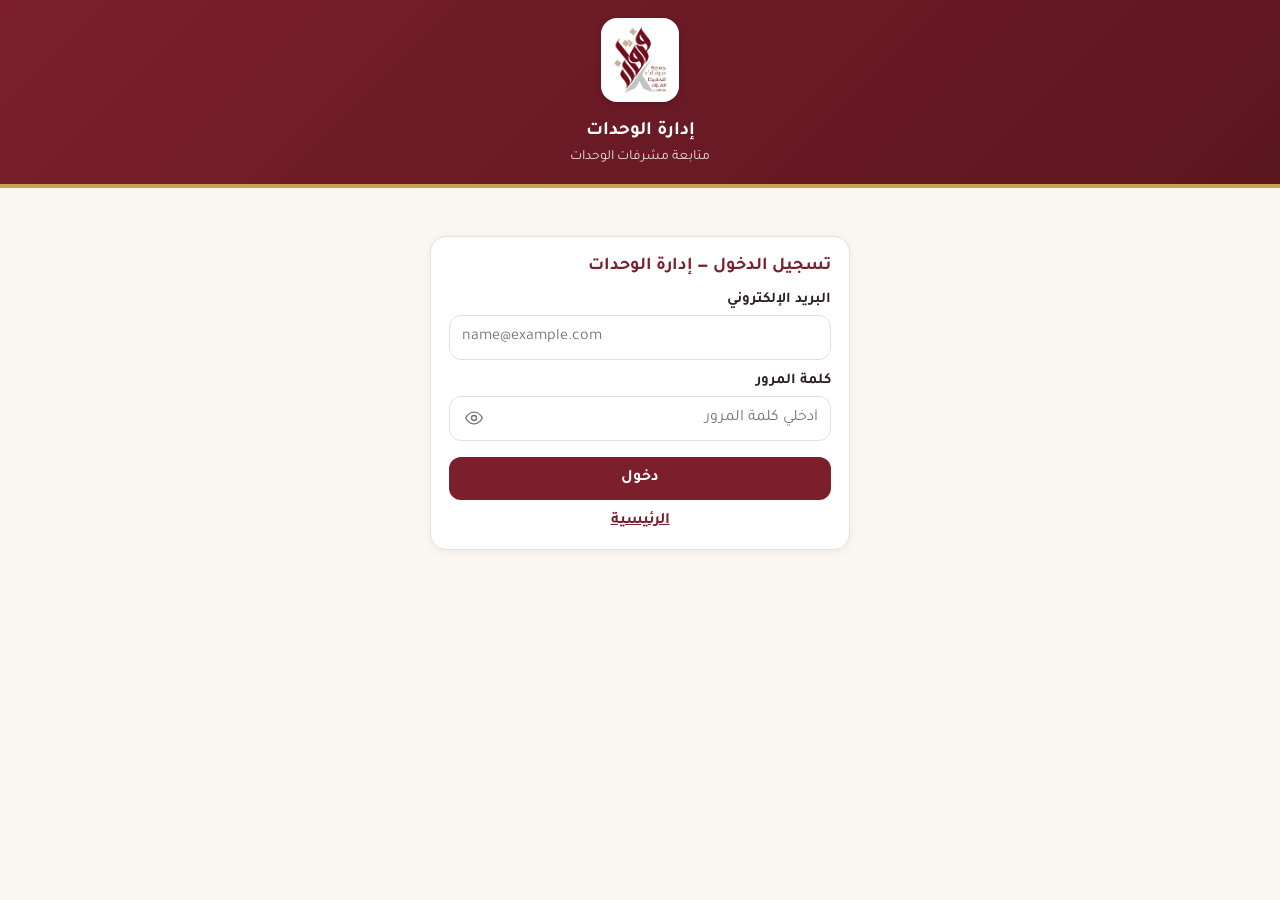
<file: units.html>
<!DOCTYPE html>
<html lang="ar" dir="rtl">
<head>
<meta charset="UTF-8">
<meta name="viewport" content="width=device-width, initial-scale=1">
<script>/* لا تظهر شاشة الدخول لحظةً لمن هي داخلة أصلاً */
(function(){var d=document.documentElement;try{if(sessionStorage.getItem('furqan_session')&&['mush_pw','ctr_pw','tch_pw','mgr_pw'].some(function(k){return localStorage.getItem(k)}))d.classList.add('has-sess')}catch(e){}setTimeout(function(){d.classList.remove('has-sess')},1500)})();</script>
<title>إدارة الوحدات — منظومة مكتب إشراف الداخل</title>
<link rel="preconnect" href="https://script.google.com">
<link rel="preconnect" href="https://fonts.googleapis.com">
<link rel="preconnect" href="https://fonts.gstatic.com" crossorigin>
<link rel="stylesheet" href="https://fonts.googleapis.com/css2?family=Tajawal:wght@400;500;700;800&family=Readex+Pro:wght@600&display=swap">
<link rel="stylesheet" href="style.css">
<style>
/* ===== بطاقات الأرقام ===== */
.mg-stats{display:grid;grid-template-columns:repeat(4,1fr);gap:12px;margin-bottom:14px}
.mg-stats>div{background:linear-gradient(135deg,var(--primary),var(--primary-dark));border:0;border-radius:16px;padding:14px 16px;display:flex;align-items:center;gap:12px;box-shadow:0 3px 12px rgba(122,31,43,.18)}
.mg-stats .ic{width:46px;height:46px;border-radius:12px;background:rgba(255,255,255,.14);color:#fff;display:flex;align-items:center;justify-content:center;flex:none}
.mg-stats .ic svg{width:26px;height:26px}
.mg-stats b{display:block;font-size:26px;color:#fff;line-height:1.1}
.mg-stats span{font-size:13.5px;color:#f1dde0;font-weight:700}
@media(max-width:760px){.mg-stats{grid-template-columns:repeat(2,1fr)}}
.mg-seg{display:flex;background:#efe5e7;border-radius:14px;padding:5px;gap:5px;margin-bottom:12px;max-width:620px}
@media(max-width:520px){.mg-seg button{padding:9px 4px;font-size:13.5px;gap:5px}.mg-seg button svg{width:17px;height:17px}}
.mg-seg button{flex:1;display:inline-flex;align-items:center;justify-content:center;gap:8px;border:0;border-radius:10px;padding:10px;background:transparent;font:inherit;font-weight:800;color:var(--muted);cursor:pointer}
.mg-seg button svg{width:20px;height:20px}
.mg-seg button.on{background:#fff;color:var(--primary);box-shadow:0 2px 8px rgba(0,0,0,.08)}
/* ===== الإنجازات ===== */
.ach-hero{background:#fff;border:1.5px solid var(--line);border-radius:22px;padding:20px 22px;margin-bottom:18px;display:grid;grid-template-columns:1.1fr 1fr;gap:18px;align-items:center;box-shadow:0 6px 22px rgba(122,31,43,.07)}
.ach-hero h2{margin:0;font-size:20px;color:var(--primary);display:flex;align-items:center;gap:8px}
.ach-hero h2 svg{width:24px;height:24px;color:var(--gold)}
.ach-hero p{margin:4px 0 14px;color:var(--muted);font-size:13px}
.ach-big{font-family:'Readex Pro','Tajawal',sans-serif;font-size:42px;font-weight:600;color:var(--primary);line-height:1;display:flex;align-items:baseline;gap:4px}.ach-big .pc{font-size:.6em}.ach-big small{font-family:'Tajawal',sans-serif;font-size:14px;color:var(--muted);font-weight:700;margin-inline-start:8px}
.ach-hbar{height:12px;border-radius:99px;background:#f1e7e9;overflow:hidden;margin-top:10px}.ach-hbar i{display:block;height:100%;border-radius:99px;background:linear-gradient(90deg,var(--primary),#b04a5a)}
.ach-tiles{display:grid;grid-template-columns:1fr 1fr;gap:10px}
.ach-tiles>div{background:#faf6f7;border:1px solid #f1e7e9;border-radius:16px;padding:12px;display:flex;align-items:center;gap:10px}
.ach-tiles .ic{width:40px;height:40px;border-radius:12px;display:flex;align-items:center;justify-content:center;flex:none;background:var(--primary);color:#fff}
.ach-tiles .g .ic{background:var(--gold)}
.ach-tiles .ic svg{width:20px;height:20px}
.ach-tiles b{display:block;font-size:21px;color:var(--text)}.ach-tiles span{font-size:12px;color:var(--muted);font-weight:700}
@media(max-width:720px){.ach-hero{grid-template-columns:1fr}}
@media(max-width:340px){.ach-tiles{grid-template-columns:1fr}}
.ach-grid{display:grid;grid-template-columns:repeat(auto-fill,minmax(300px,1fr));gap:14px}
.ach-card{position:relative;background:#fff;border:1.5px solid var(--line);border-radius:20px;padding:18px;box-shadow:0 4px 18px rgba(122,31,43,.06)}
.ach-card.done{border-color:#d8b45a;background:linear-gradient(160deg,#fffaf0 0%,#fff 55%)}
.ach-top{display:flex;align-items:center;gap:12px}
.ach-av{width:48px;height:48px;border-radius:50%;background:linear-gradient(135deg,var(--primary),#a8404f);color:#fff;font-weight:800;font-size:19px;display:flex;align-items:center;justify-content:center;flex:none}
.ach-card.done .ach-av{background:linear-gradient(135deg,#d8b45a,#b08a2e)}
.ach-nm b{display:block;font-size:16.5px;color:var(--text)}.ach-nm small{color:var(--muted);font-weight:600}
.ach-ring{margin-inline-start:auto;position:relative;width:76px;height:76px;flex:none}
.ach-ring svg{width:76px;height:76px;transform:rotate(-90deg)}
.ach-ring .bg{stroke:#f1e7e9}.ach-ring .fg{stroke:var(--primary);stroke-linecap:round;transition:stroke-dashoffset .6s}
.ach-card.done .ach-ring .fg{stroke:#c9a24b}
.ach-ring em{position:absolute;inset:0;display:flex;align-items:center;justify-content:center;font-style:normal;font-weight:800;font-size:17px;color:var(--primary)}
.ach-card.done .ach-ring em{color:#9a7424}
.ach-nums{display:grid;grid-template-columns:repeat(3,1fr);gap:8px;margin-top:14px}
.ach-nums>div{border-radius:12px;padding:9px 6px;text-align:center;background:#faf6f7}
.ach-nums b{display:block;font-size:20px}.ach-nums span{font-size:12px;color:var(--muted);font-weight:700}
.ach-nums .v b{color:#1f7a4d}.ach-nums .r b{color:var(--primary)}
.ach-bar{height:8px;border-radius:99px;background:#f1e7e9;overflow:hidden;margin-top:12px}
.ach-bar i{display:block;height:100%;border-radius:99px;background:linear-gradient(90deg,#a8404f,var(--primary))}
.ach-card.done .ach-bar i{background:linear-gradient(90deg,#e2c271,#c9a24b)}
.ach-done{display:flex;align-items:center;justify-content:center;gap:8px;margin-top:14px;background:linear-gradient(135deg,#d8b45a,#b08a2e);color:#fff;border-radius:12px;padding:10px;font-weight:800;font-size:15px}
.ach-done svg{width:22px;height:22px}
.ach-rest{margin-top:12px;border-top:1px dashed var(--line);padding-top:10px}
.ach-rest summary{cursor:pointer;font-weight:800;color:var(--primary);font-size:14px;list-style:none}
.ach-rest summary::-webkit-details-marker{display:none}
.ach-chips{display:flex;flex-wrap:wrap;gap:6px;margin-top:8px}
.ach-chips span{background:#fbeef0;color:#8a1f2b;border-radius:999px;padding:4px 11px;font-size:12.5px;font-weight:700}
.ach-chips.ok span{background:#e4f4ec;color:#1f6b40}
.ach-none{margin-top:14px;background:#f7f3f4;border-radius:12px;padding:12px;color:var(--muted);font-weight:700;text-align:center;font-size:14px}
/* صورة توقيع المديرة في كشف الخروج، ونافذة عرض الخلاصة */
img.mg-sig{height:34px;max-width:120px;display:block;margin:auto}
#mgDocOv{position:fixed;inset:0;background:rgba(40,20,25,.55);z-index:60;display:flex;justify-content:center;padding:14px}
#mgDocOv.hidden{display:none}
.mg-ov-in{background:#faf6f1;border-radius:16px;width:min(880px,100%);max-height:100%;overflow:auto;padding:12px}
.mg-ov-bar{display:flex;gap:8px;align-items:center;margin-bottom:10px;position:sticky;top:-12px;background:#faf6f1;padding:6px 0;z-index:2;flex-wrap:wrap}
.mg-ov-fit{position:relative;overflow:hidden}
.mg-ov-pages{position:absolute;top:0;right:0;width:794px;transform-origin:top right}
.mg-ov-pages .im-page{box-shadow:0 2px 10px rgba(0,0,0,.12)}
</style>
</head>
<body>
<div class="topbar">
  <img class="logo" src="furqan-logo.png" alt="شعار فرقان">
  <h1>إدارة الوحدات</h1>
  <p>متابعة مشرفات الوحدات</p>
</div>

<div class="wrap">

  <!-- تسجيل الدخول -->
  <div id="loginView" class="card" style="max-width:420px;margin:30px auto">
    <h2>تسجيل الدخول — إدارة الوحدات</h2>
    <label for="un">البريد الإلكتروني</label>
    <input id="un" type="email" dir="ltr" autocomplete="username" inputmode="email" placeholder="name@example.com" style="text-align:left">
    <label for="pw">كلمة المرور</label>
    <div class="pw-wrap">
      <input id="pw" type="password" autocomplete="current-password" placeholder="أدخلي كلمة المرور">
      <button type="button" class="pw-toggle" onclick="togglePassword('pw', this)"><svg viewBox="0 0 24 24" fill="none" stroke="currentColor" stroke-width="1.6" stroke-linecap="round" stroke-linejoin="round" aria-hidden="true"><path d="M2 12s3.6-7 10-7 10 7 10 7-3.6 7-10 7S2 12 2 12z"/><circle cx="12" cy="12" r="3"/></svg></button>
    </div>
    <button id="loginBtn" class="btn block" onclick="doLogin()">دخول</button>
    <p style="margin-top:12px;text-align:center"><a class="lnk" href="index.html">الرئيسية</a></p>
  </div>


  <!-- إدارة الوحدات -->
  <div id="manageView" class="hidden">
    <div style="display:flex;justify-content:space-between;align-items:center;gap:10px;margin-bottom:12px">
      <a class="lnk" href="index.html">← الرئيسية</a>
      <button class="btn light" onclick="logout()">تسجيل الخروج</button>
    </div>

    <div class="card">
      <h2>إدارة الوحدات</h2>
      <div id="mgUnitBox" class="hidden">
        <label for="mgUnit" style="margin-top:0">الوحدة</label>
        <select id="mgUnit" onchange="mgRender()"></select>
      </div>
      <div class="row2">
        <div><label for="mgFrom">من تاريخ</label><input id="mgFrom" type="date" onchange="mgRender()"></div>
        <div><label for="mgTo">إلى تاريخ</label><input id="mgTo" type="date" onchange="mgRender()"></div>
      </div>
      <div class="ex-bar">
        <button class="btn light" onclick="mgLoad()">تحديث</button>
        <button class="btn light" onclick="mgClear()">مسح التصفية</button>
        <button class="btn light" onclick="mgBackup(this)" title="ملف مضغوط فيه كل الاستمارات والنماذج والتقارير ملفات Excel مقروءة، يُحفظ في جهازك"><svg viewBox="0 0 24 24" width="16" height="16" fill="none" stroke="currentColor" stroke-width="1.8" stroke-linecap="round" stroke-linejoin="round" style="vertical-align:-3px;margin-inline-end:4px"><path d="M12 3v12"/><path d="M7 10l5 5 5-5"/><path d="M4 17v2a2 2 0 0 0 2 2h12a2 2 0 0 0 2-2v-2"/></svg>نسخة احتياطية مقروءة</button>
      </div>
    </div>

    <div class="mg-seg" id="mgSeg">
      <button class="on" data-p="sum" onclick="mgPane('sum')">الملخص</button>
      <button data-p="ach" onclick="mgPane('ach')"><svg viewBox="0 0 24 24" fill="none" stroke="currentColor" stroke-width="1.7" stroke-linecap="round" stroke-linejoin="round"><path d="M8 21h8M12 17v4"/><path d="M7 4h10v4a5 5 0 0 1-10 0z"/><path d="M17 5h3v2a3 3 0 0 1-3 3M7 5H4v2a3 3 0 0 0 3 3"/></svg>الإنجازات</button>
      <button data-p="tch" id="mgSegTch" onclick="mgPane('tch')"><svg viewBox="0 0 24 24" fill="none" stroke="currentColor" stroke-width="1.7" stroke-linecap="round" stroke-linejoin="round"><circle cx="9" cy="8" r="3"/><path d="M3.5 19c.7-3 2.8-4.8 5.5-4.8s4.8 1.8 5.5 4.8"/><path d="M15 6h5.5"/><path d="M15 9.5h5.5"/><path d="M16.5 13h4"/></svg>بيانات المعلمات</button>
    </div>
    <div class="mg-stats" id="mgStats"></div>
    <div id="mgPaneAch" class="hidden"><div id="achBody"></div></div>
    <div id="mgPaneTch" class="hidden"><div class="card"><h2>بيانات المعلمات</h2><p class="rp-hint" id="mgTchHint">تظهر هنا كل معلمة سجّلت بياناتها. اضغطي على اسمها لعرض استمارة بياناتها، ويمكن حفظ القائمة كلها PDF أو Excel. وللوصول لمعلمة لم تسجّل بياناتها اكتبي اسمها في البحث، فتظهر بياناتها من آخر استمارة عبّأتها المشرفة.</p><div id="tpBox"></div></div></div>
    <div id="mgPaneSum">

    <div class="card">
      <h2>المشرفات</h2>
      <div class="tbl-wrap">
        <table>
          <thead><tr><th>المشرفة</th><th>أيام الحضور</th><th>أيام الغياب</th><th>الاستمارات والنماذج</th><th>المرفقات</th><th>آخر نشاط</th></tr></thead>
          <tbody id="mgSum"><tr><td colspan="6" class="empty">جارِ التحميل...</td></tr></tbody>
        </table>
      </div>
      <p class="mg-note">اضغطي على اسم المشرفة لعرض ما سجّلته في الأسفل.</p>
    </div>

    <div class="card">
      <h2>التفاصيل</h2>
      <label for="mgSup" style="margin-top:0">تصفية حسب المشرفة</label>
      <select id="mgSup" onchange="mgRender()"></select>
      <label for="mgIcon">فرز المستندات</label>
      <select id="mgIcon" onchange="mgIconSet()"></select>
      <div class="ev-tabs hidden" id="mgTabs">
        <button class="on" data-t="visits" onclick="mgTabSet('visits')">كشف الخروج</button>
        <button data-t="evals" onclick="mgTabSet('evals')">الاستمارات</button>
        <button data-t="rpt" onclick="mgTabSet('rpt')">خلاصة التقارير</button>
        <button data-t="files" onclick="mgTabSet('files')">المرفقات</button>
        <button data-t="idari" onclick="mgTabSet('idari')">نماذج الإشراف الإداري</button>
        <button data-t="sgh" onclick="mgTabSet('sgh')">تقارير واستمارات تحفيظ الصغار</button>
        <button data-t="min" onclick="mgTabSet('min')">محاضر الاجتماعات</button>
      </div>
      <div class="ex-bar" id="mgBar"></div>
      <div class="tbl-wrap">
        <table>
          <thead id="mgHead"></thead>
          <tbody id="mgBody"></tbody>
        </table>
      </div>
    </div>
    </div><!-- /mgPaneSum -->
  </div>

</div>

<div id="evModal" class="modal hidden" onclick="if (event.target === this) evCloseModal()">
  <div class="modal-box">
    <button class="btn light" style="margin-bottom:10px" onclick="evCloseModal()">إغلاق ✕</button>
    <div id="evModalBody"></div>
  </div>
</div>

<div id="idModal" class="modal hidden" onclick="if (event.target === this) idCloseModal()">
  <div class="modal-box" style="max-width:1140px">
    <button class="btn light" style="margin-bottom:10px" onclick="idCloseModal()">إغلاق ✕</button>
    <div id="idModalBody"></div>
  </div>
</div>

<div id="sgModal" class="modal hidden" onclick="if (event.target === this) sgCloseModal()">
  <div class="modal-box" style="max-width:860px">
    <button class="btn light" style="margin-bottom:10px" onclick="sgCloseModal()">إغلاق ✕</button>
    <div id="sgModalBody"></div>
  </div>
</div>

<script src="logo-config.js"></script>
<script src="config.js"></script>
<script src="evals.js"></script>
<script src="tabyan.js"></script>
<script src="tajweed.js"></script>
<script src="final.js"></script>
<script src="doc-xlsx.js"></script>
<script src="export.js"></script>
<script src="idari-print.js"></script>
<script src="sighar-print.js"></script>
<script src="tarbawi-print.js"></script>
<script src="sighar-evals.js"></script>
<script>window.MN_NO_UI = 1;</script>
<script src="minutes.js"></script>
<script src="reports.js"></script>
<script src="manage.js"></script>
<script src="teacher-profile.js"></script>
<script src="backup.js"></script>
</body>
</html>
</file>
<file: style.css>
/* ===== الألوان — إن كان نظام المقاصف يستخدم قيماً مختلفة انسخي قيم :root منه وضعيها هنا ===== */
:root{
  --primary:#7a1f2b;      /* العنابي */
  --primary-dark:#5c1620;
  --gold:#c9a24b;
  --bg:#faf6f1;
  --card:#ffffff;
  --text:#2b2024;
  --muted:#7b6d70;
  --line:#eadfd8;
  --ok:#1f7a4d;
  --err:#b3261e;
  --radius:16px;
}
*{box-sizing:border-box;margin:0;padding:0}
html{-webkit-text-size-adjust:100%}
body{font-family:'Tajawal','Cairo','Segoe UI',Tahoma,sans-serif;background:var(--bg);color:var(--text);direction:rtl;min-height:100vh}
.topbar{background:linear-gradient(135deg,var(--primary),var(--primary-dark));color:#fff;padding:18px 16px;text-align:center;border-bottom:4px solid var(--gold)}
.topbar img.logo{height:84px;width:auto;margin-bottom:8px;background:#fff;border-radius:16px;padding:6px 10px;box-shadow:0 2px 8px rgba(0,0,0,.18)}   /* خلفية بيضاء لأن الشعار عنابي ويضيع على الشريط */
.topbar h1{font-size:19px;font-weight:700;line-height:1.5}
.topbar p{font-size:13px;opacity:.85;margin-top:2px}
.wrap{max-width:980px;margin:0 auto;padding:18px 14px 50px}
.card{background:var(--card);border:1px solid var(--line);border-radius:var(--radius);padding:18px;margin-bottom:16px;box-shadow:0 2px 10px rgba(122,31,43,.06)}
.card h2{font-size:17px;color:var(--primary);margin-bottom:14px}
label{display:block;font-size:14px;font-weight:600;margin:12px 0 6px}
input,select,textarea{width:100%;padding:12px;border:1.5px solid var(--line);border-radius:12px;font:inherit;background:#fff;color:var(--text)}
input:focus,select:focus,textarea:focus{outline:none;border-color:var(--primary);box-shadow:0 0 0 3px rgba(122,31,43,.12)}
input[readonly]{background:#f4f0f1;color:var(--muted)}
.btn{display:inline-flex;align-items:center;justify-content:center;gap:6px;border:0;border-radius:12px;padding:12px 20px;font:inherit;font-weight:700;cursor:pointer;background:var(--primary);color:#fff}
.btn:hover{background:var(--primary-dark)}
.btn:disabled{opacity:.6;cursor:not-allowed}
.btn.light{background:#f3e9e4;color:var(--primary)}
.btn.danger{background:#fbe9e7;color:var(--err);padding:6px 12px;font-size:13px}
.btn.block{width:100%;margin-top:16px}
.pw-wrap{position:relative}
.pw-wrap input{padding-left:46px}
.pw-toggle{position:absolute;left:8px;top:50%;transform:translateY(-50%);background:none;border:0;cursor:pointer;color:var(--muted);width:34px;height:34px;display:flex;align-items:center;justify-content:center}
.pw-toggle svg{width:20px;height:20px}
.grid{display:grid;grid-template-columns:repeat(2,1fr);gap:14px}
.grid .tile:last-child:nth-child(odd){grid-column:1/-1}
.tile{background:var(--card);border:1.5px solid var(--line);border-radius:20px;padding:26px 10px;text-align:center;text-decoration:none;color:var(--primary);cursor:pointer;transition:.15s;font:inherit}
.tile:hover{border-color:var(--gold);transform:translateY(-2px)}
.tile .ico{width:46px;height:46px;display:block;margin:0 auto 10px;color:var(--primary)}
.tile b{font-size:16px}
.row2{display:grid;grid-template-columns:1fr 1fr;gap:12px}
@media(max-width:560px){.row2{grid-template-columns:1fr}}
.sig-box{border:2px dashed var(--gold);border-radius:14px;background:#fffdf8;touch-action:none}
.sig-box canvas{width:100%;height:170px;display:block;border-radius:14px;touch-action:none}
.sig-tools{display:flex;justify-content:space-between;align-items:center;margin-top:6px;font-size:13px;color:var(--muted)}
.check{display:flex;gap:10px;align-items:flex-start;background:#f6f0f2;border:1.5px solid var(--gold);border-radius:12px;padding:12px;margin-top:14px;cursor:pointer;font-weight:600}
.check input{width:20px;height:20px;margin-top:2px;accent-color:var(--primary)}
.stats{display:grid;grid-template-columns:1fr;gap:12px;margin-bottom:14px}
.stat{background:var(--primary);border:1px solid var(--primary);border-radius:14px;padding:16px 14px;text-align:center}
.stat b{display:block;font-size:30px;color:#fff}
.stat>span{display:block;margin-top:4px;font-size:13px;color:#e8c9ce}
.tbl-wrap{overflow-x:auto;border:1px solid var(--line);border-radius:12px}
table{width:100%;border-collapse:collapse;font-size:14px;min-width:640px}
th{background:var(--primary);color:#fff;padding:10px;font-weight:700;white-space:nowrap}
td{padding:10px;border-top:1px solid var(--line);text-align:center}
tr:nth-child(even) td{background:#faf7f8}
.tag{display:inline-block;padding:3px 10px;border-radius:20px;font-size:12px;font-weight:700}
.tag.ok{background:#e4f4ec;color:var(--ok)}
.tag.warn{background:#f6f0f2;color:#7a1f2b}
.back{background:none;border:0;color:var(--primary);font:inherit;font-weight:700;cursor:pointer;margin-bottom:12px}
.empty{text-align:center;color:var(--muted);padding:26px}
.hidden{display:none!important}
.spin{width:14px;height:14px;border:2px solid rgba(255,255,255,.5);border-top-color:#fff;border-radius:50%;display:inline-block;animation:sp .7s linear infinite}
@keyframes sp{to{transform:rotate(360deg)}}
#toast{position:fixed;bottom:22px;left:50%;transform:translateX(-50%) translateY(30px);background:#333;color:#fff;padding:12px 20px;border-radius:12px;opacity:0;transition:.25s;z-index:99;pointer-events:none;max-width:90%;text-align:center}
#toast.show{opacity:1;transform:translateX(-50%) translateY(0)}
#toast.ok{background:var(--ok)}
#toast.err{background:var(--err)}
a.lnk{color:var(--primary);font-weight:700}

/* ===== استمارات التقييم ===== */
.ev-item{border:1px solid var(--line);border-radius:14px;padding:12px;margin-bottom:12px;background:#ffffff}
.ev-title{display:flex;align-items:center;gap:8px;margin-bottom:8px;line-height:1.6}
.ev-title b{flex:1;font-size:14.5px}
.ev-num{background:var(--primary);color:#fff;border-radius:50%;min-width:26px;height:26px;display:inline-flex;align-items:center;justify-content:center;font-size:13px;font-weight:700}
.ev-max{background:#f6f0f2;color:#7a1f2b;border-radius:20px;padding:2px 10px;font-size:12px;font-weight:700;white-space:nowrap}
.ev-grid{display:grid;grid-template-columns:1fr 1fr;gap:10px}
.ev-grid label{margin:0 0 4px;font-size:13px;color:var(--muted)}
.ev-wide{grid-column:1/-1}
.ev-sub{background:#f4f0f1;border-radius:12px;padding:10px 14px;font-size:14px;margin-top:6px}
.ev-sub b{color:var(--primary)}
.ev-info{display:grid;grid-template-columns:repeat(auto-fit,minmax(200px,1fr));gap:6px 16px;font-size:14px;margin:10px 0 14px}
.ev-bar{position:sticky;bottom:0;display:flex;justify-content:space-around;gap:10px;background:var(--primary);color:#fff;padding:10px 14px;border-radius:14px;font-weight:700;box-shadow:0 -2px 12px rgba(0,0,0,.18)}
.ev-bar b{color:var(--gold)}
.modal{position:fixed;inset:0;background:rgba(0,0,0,.5);z-index:50;display:flex;align-items:flex-start;justify-content:center;overflow-y:auto;padding:20px 10px}
.modal-box{background:#fff;border-radius:16px;padding:18px;width:100%;max-width:860px}
.modal-box h2{color:var(--primary);font-size:18px;margin-bottom:6px}
@media (max-width:520px){.ev-grid{grid-template-columns:1fr}}

/* ===== نسخة مختصرة من الاستمارة ===== */
.ev-sec{padding:0;overflow:hidden}
.ev-sec>summary{list-style:none;cursor:pointer;display:flex;justify-content:space-between;align-items:center;padding:14px 16px;font-size:16px;font-weight:700;color:var(--primary);background:#f6f0f2}
.ev-sec>summary::-webkit-details-marker{display:none}
.ev-sec>summary::after{content:'▾';margin-right:8px}
.ev-sec[open]>summary::after{content:'▴'}
.ev-sec>summary span:first-child{flex:1}
.ev-prog{background:#fff;border:1px solid var(--line);border-radius:20px;padding:2px 10px;font-size:12.5px;color:var(--muted)}
.ev-prog b{color:var(--primary)}
.ev-sec .ev-item{margin:0;border:0;border-top:1px solid var(--line);border-radius:0;padding:10px 14px;background:#fff}
.ev-sec .ev-sub{margin:10px 14px 14px}
.ev-row{display:flex;align-items:center;gap:8px}
.ev-row b{flex:1;font-size:14px;line-height:1.55;font-weight:600}
.ev-sc{display:flex;align-items:center;gap:4px;white-space:nowrap}
.ev-sc input{width:68px;padding:8px 6px;text-align:center;font-weight:700}
.ev-sc small{color:var(--muted);font-size:12px}
.ev-tg{background:none;border:0;color:var(--muted);font:inherit;font-size:12.5px;cursor:pointer;padding:4px 34px 0 0}
.ev-tg.has{color:var(--primary);font-weight:700}
.ev-more{margin-top:6px}
.ev-whybox{display:flex;flex-direction:column;gap:6px}
.ev-more .ev-grid{grid-template-columns:1fr}
.ev-extra{margin-top:12px;border:1px dashed var(--line);border-radius:12px;padding:0 12px}
.ev-extra>summary{cursor:pointer;padding:10px 0;font-size:14px;font-weight:700;color:var(--primary)}
.ev-extra[open]{padding-bottom:12px}

/* ===== شكل الجدول (مثل الإكسل) على الشاشات الكبيرة ===== */
.ev-head{display:none}
@media (min-width:900px){
  .ev-head,.ev-sec .ev-item{display:grid;grid-template-columns:34px minmax(0,2.4fr) 100px 92px minmax(0,3.2fr);gap:8px;align-items:center}
  .ev-head{background:var(--primary);color:#fff;font-size:13px;font-weight:700;padding:8px 14px;text-align:center}
  .ev-sec .ev-item{padding:5px 14px}
  .ev-sec .ev-item:nth-of-type(even){background:#faf7f8}
  .ev-row,.ev-more,.ev-more .ev-grid{display:contents}
  .ev-more.hidden{display:contents!important}
  .ev-tg{display:none}
  .c1,.c2,.c3,.c4,.c5{grid-row:1}
  .c1{grid-column:1}.c2{grid-column:2}.c3{grid-column:3}.c4{grid-column:4}.c5{grid-column:5}
  .ev-more .ev-wide label{display:none}
  .ev-row b{font-size:13.5px}
  .ev-sec .ev-item select,.ev-sec .ev-item .ev-why{font-size:12.5px;padding:7px 6px}
  .ev-sc{justify-content:center}
  .ev-sc input{padding:7px 4px}
  .ev-num{justify-self:center}
}

/* صف بيانات الزيارة + النتائج */
.ev-top{display:grid;grid-template-columns:1fr 1fr;gap:0 12px}
#evalFormView .stats{grid-template-columns:repeat(3,1fr)}
#evalFormView .stat b{font-size:24px}
#evalFormView .stat span{font-size:12px}
@media (min-width:900px){
  .ev-top{grid-template-columns:1.3fr .8fr 1.3fr 1fr}
}

.ev-new{display:grid;grid-template-columns:1fr 1fr;gap:10px}
.ev-new .btn small{display:block;font-size:12px;font-weight:400;opacity:.9;margin-top:2px}
.ev-new .btn{display:flex;flex-direction:column;align-items:center;justify-content:center;gap:2px;padding:12px 8px;line-height:1.4;white-space:nowrap}
.ev-new .btn small{margin:0}

/* ===== استمارة التبيان + عناوين مجموعات الاستمارات ===== */
.ev-grp{font-size:15px;color:var(--primary);margin:16px 0 8px}
.ev-new.one{grid-template-columns:1fr}
.tb-head{display:flex;justify-content:space-between;align-items:center;padding:14px 16px;font-size:16px;font-weight:700;color:var(--primary);background:#f6f0f2}
.tb-item{display:flex;align-items:center;gap:8px;padding:10px 14px;border-top:1px solid var(--line);background:#fff}
.tb-item:nth-child(even){background:#faf7f8}
.tb-item b{flex:1;font-size:14px;line-height:1.55;font-weight:600}
#tbFormView .stats{grid-template-columns:repeat(2,1fr)}
#tbFormView .stat b{font-size:24px}
#tbFormView .stat span{font-size:12px}
@media (min-width:900px){#tbFormView .ev-top{grid-template-columns:1.3fr .8fr 1.3fr 1fr}}

/* ===== تبويبات السجل ===== */
.ev-tabs{display:flex;gap:8px;margin:10px 0 14px;flex-wrap:wrap}
.ev-tabs button{flex:1;min-width:100px;padding:10px 8px;border:1.5px solid var(--line);background:#fff;border-radius:12px;font:inherit;font-size:14px;font-weight:700;color:var(--muted);cursor:pointer}
.ev-tabs button.on{background:var(--primary);border-color:var(--primary);color:#fff}
#evfFormView .stats{grid-template-columns:repeat(3,1fr)}
#evfFormView .stat b{font-size:24px}
#evfFormView .stat span{font-size:12px}
@media (min-width:900px){#evfFormView .ev-top{grid-template-columns:1.3fr .8fr 1.3fr 1fr}}
#tjFormView .stats{grid-template-columns:repeat(2,1fr)}
#tjFormView .stat b{font-size:24px}
#tjFormView .stat span{font-size:12px}
@media (min-width:900px){#tjFormView .ev-top{grid-template-columns:1.3fr .8fr 1.3fr 1fr}}
.ev-new .btn[disabled]{background:#bbb}

/* ===== ألوان التقدير ===== */
.gr-top{--gc:#0a5c32}.gr-ex{--gc:#1b8f4e}.gr-vg{--gc:#1f8a8a}.gr-g{--gc:#2a73b8}
.gr-p{--gc:#c98a0a}.gr-w{--gc:#e0531f}.gr-f{--gc:#b71c1c}
.tag.gr{font-weight:700;color:var(--gc);background:#fff;background:color-mix(in srgb,var(--gc) 13%,#fff);border:1px solid var(--gc)}
.stat b.gr{font-weight:700;display:inline-block;background:#fff;color:var(--gc);padding:2px 16px;border-radius:20px}
.stat .tag.gr{background:#fff;border-color:#fff}
.ev-bar b.gr{background:var(--gc);color:#fff;padding:1px 10px;border-radius:12px}

/* ===== أزرار التحميل ===== */
.ex-bar{display:flex;gap:8px;margin:0 0 12px;flex-wrap:wrap}
.ex-bar .btn{flex:1;min-width:130px;padding:9px 10px;font-size:14px}

/* ===== أزرار الإجراءات في السجل + قائمة التحميل + وضع التعديل ===== */
.act{display:flex;gap:6px;align-items:center;white-space:nowrap}
.btn.ico-btn{padding:6px 9px;font-size:13px}
.btn.ico-btn svg{width:16px;height:16px;display:block}
.edit-note{background:#fff7e6;border:1px solid #f0d9a6;color:#7a5a12;border-radius:12px;padding:10px 14px;margin-bottom:12px;font-size:14px;font-weight:600;line-height:1.6}
#filesView .ev-tabs{margin-top:0}

/* ===== التوقيع (رسم / صورة / محفوظ) + المسودات ===== */
.sigw-tabs{margin:6px 0 10px}
.sigw-tabs button{min-width:80px;padding:8px 6px;font-size:13px}
.sigw-prev{border:2px dashed var(--gold);border-radius:14px;background:#fffdf8;padding:10px;text-align:center;margin-top:8px}
.sigw-prev img{max-width:100%;max-height:150px;display:inline-block}
.sigw input[type=file]{width:100%}
.sigw-none{margin:8px 0;font-size:14px;color:var(--muted)}
.sigw-keep{margin-top:10px}
.draft-row{display:flex;justify-content:space-between;align-items:center;gap:10px;padding:10px 0;border-top:1px solid var(--line)}
.draft-row:first-child{border-top:0}
.draft-row small{display:block;color:var(--muted);font-size:12px;margin-top:2px}

#visitsView .stats{grid-template-columns:repeat(2,1fr)}
#visitsView .stat b{font-size:26px}
.tag.bad{background:#fdecea;color:#b71c1c}
.pc-row{display:flex;align-items:center;gap:8px;flex-wrap:wrap;padding:8px 0;border-top:1px solid var(--line)}
.pc-row:first-child{border-top:0}
.pc-row b{flex:1;min-width:140px}

.pc-total{background:#f6f0f2;border-radius:10px;padding:8px 10px;border-top:0;margin-bottom:4px}

.ev-sc input{-moz-appearance:textfield;appearance:textfield}
.ev-sc input::-webkit-outer-spin-button,.ev-sc input::-webkit-inner-spin-button{-webkit-appearance:none;margin:0}

/* ===== تناسق الخطوط: النصوص أوضح، والأرقام أصغر قليلاً بحيث يتوازن الحجم في كل الصفحات ===== */
label{font-size:15px}
.card h2{font-size:18px}
.topbar p{font-size:14px}
table{font-size:15px}
.tag{font-size:14px;padding:3px 12px}
.btn.danger,.btn.ico-btn,.sig-tools{font-size:14px}
.ev-grid label{font-size:14px}
.ev-info{font-size:15px}
.ev-sub{font-size:15px}
.ev-prog{font-size:14px}
.ev-max{font-size:13.5px}
.ev-tg{font-size:14px}
.ev-extra>summary{font-size:15px}
.ev-row b,.tb-item b{font-size:15px}
.ev-new .btn small,.draft-row small{font-size:13.5px}
.edit-note,.sigw-none{font-size:15px}
.ev-tabs button,.ex-bar .btn,.sigw-tabs button{font-size:15px}

/* بطاقات النتيجة: الرقم 22px والعنوان 15px (موحّد في كل الاستمارات وكشف الخروج) */
.stat b,
#evalFormView .stat b,#tbFormView .stat b,#evfFormView .stat b,#tjFormView .stat b,#visitsView .stat b{font-size:22px;font-weight:700;line-height:1.4}
.stat>span,
#evalFormView .stat span,#tbFormView .stat span,#evfFormView .stat span,#tjFormView .stat span{font-size:15px;color:#fff;margin-top:6px;font-weight:500}
.stat b.gr,.stat .tag.gr{font-size:18px;padding:2px 16px}

/* خانات الدرجات: الرقم المكتوب والحد الأعلى بحجم متقارب */
.ev-sc input{font-size:17px}
.ev-sc small{font-size:15px}
.ev-num{font-size:14px}
@media(max-width:600px){
  .ev-row b,.tb-item b{font-size:14.5px}
  .stat b,#evalFormView .stat b,#tbFormView .stat b,#evfFormView .stat b,#tjFormView .stat b,#visitsView .stat b{font-size:20px}
}
@media (min-width:900px){
  .ev-head{font-size:14px}
  .ev-sec .ev-item select{font-size:14px}
  .ev-sc input{width:60px}
}
@media(max-width:600px){ .ev-sec .ev-item select{font-size:14px} }

/* اختيار أنواع الزيارة المتعددة */
.chips{display:flex;flex-wrap:wrap;gap:8px}
.chip{display:inline-flex;align-items:center;gap:8px;margin:0;padding:9px 14px;border:1.5px solid var(--line);border-radius:12px;background:#fff;cursor:pointer;font-size:15px;font-weight:600}
.chip input{width:18px;height:18px;padding:0;margin:0;accent-color:var(--primary)}
.chip:has(input:checked){border-color:var(--primary);background:#f6f0f2;color:var(--primary)}

/* إدارة الوحدات */
.mg-row{cursor:pointer}
.mg-row:hover td{background:#faf3ee}
.mg-note{font-size:13px;color:var(--muted);margin-top:8px}
#mgStats{margin-bottom:16px}

/* ===== خلاصة التقارير ===== */
.rp-hint{font-size:14px;color:var(--muted);line-height:1.8}
.rp-item{display:flex;justify-content:space-between;align-items:center;gap:10px;border:1px solid var(--line);border-radius:14px;padding:12px 14px;margin-bottom:10px;background:#fffdf9}
.rp-item-main{display:flex;flex-direction:column;gap:4px;min-width:0}
.rp-item-main b{color:var(--primary);font-size:15px}
.rp-item-main span{font-size:13px;color:var(--muted)}
.rp-item-btns{display:flex;gap:8px;flex-shrink:0}
.rp-item-btns .btn{padding:8px 14px;font-size:13px}
.rp-mode{margin-top:16px;background:#fbf3e0;border:1.5px solid var(--gold);border-radius:12px;padding:12px;display:flex;flex-direction:column;gap:4px}
.rp-mode b{color:var(--primary)}
.rp-mode span{font-size:13px;color:var(--muted)}
.rp-card{border:1.5px solid var(--line);border-radius:14px;margin-bottom:10px;background:#fff;overflow:hidden}
.rp-card.open{border-color:var(--gold)}
.rp-head{display:flex;align-items:center;gap:10px;padding:12px 14px;cursor:pointer;background:#fdf9f6}
.rp-head b{flex:1;min-width:0;overflow:hidden;text-overflow:ellipsis;white-space:nowrap}
.rp-num{width:28px;height:28px;border-radius:50%;background:var(--primary);color:#fff;display:inline-flex;align-items:center;justify-content:center;font-size:13px;font-weight:700;flex-shrink:0}
.rp-arrow{color:var(--muted);font-size:12px}
.rp-body{padding:4px 14px 14px}
.rp-grid{display:grid;grid-template-columns:repeat(2,1fr);gap:0 12px}
.rp-f.rp-wide{grid-column:1/-1}
@media(max-width:560px){.rp-grid{grid-template-columns:1fr}}
.rp-scores{margin-top:14px;background:#fbf3e0;border:1.5px solid var(--gold);border-radius:12px;padding:4px 12px 12px}
.rp-sc-title{font-weight:700;color:var(--primary);margin-top:10px}
.rp-btns{margin-top:12px;text-align:left}
.rp-actions{display:flex;flex-wrap:wrap;gap:10px}
.rp-actions .btn{flex:1;min-width:140px}
.rp-table{min-width:900px;font-size:12px}
.rp-table th,.rp-table td{border:1px solid var(--line);padding:6px 8px}
.rp-table th{white-space:normal}
.rp-print-title{display:none}
@media print{
  @page{size:A4 landscape;margin:10mm}
  body{background:#fff}
  .topbar,.back{display:none!important}
  .wrap > *:not(#reportEditView){display:none!important}
  #reportEditView > *:not(#rpPreviewCard){display:none!important}
  #rpPreviewCard{border:0;box-shadow:none;padding:0}
  #rpPreviewCard h2{display:none}
  .rp-print-title{display:block;text-align:center;margin-bottom:10px;line-height:1.9}
  .tbl-wrap{overflow:visible;border:0}
  .rp-table{min-width:0;width:100%;font-size:9px}
  .rp-table th{background:#7a1f2b!important;color:#fff!important;-webkit-print-color-adjust:exact;print-color-adjust:exact}
}

.rp-src{margin-top:10px;font-size:12px;color:var(--muted)}

/* ===== نماذج وحدة الإشراف الإداري ===== */
.id-row{border:1.5px solid var(--line);border-radius:14px;padding:4px 14px 14px;margin-bottom:12px;background:#fffdf9}
.id-row-h{display:flex;justify-content:space-between;align-items:center;padding-top:10px}
.id-row-h b{color:var(--primary)}
.id-scroll{overflow-x:auto;border:1px solid var(--line);border-radius:12px;padding:10px;background:#fff}
#idListView .act{flex-wrap:wrap;justify-content:center}
.hd-grid{display:grid;grid-template-columns:1.2fr 1fr 1fr 1fr;gap:0 10px}
@media(max-width:560px){.hd-grid{grid-template-columns:1fr 1fr}}
.hd-prev{font-size:14px;color:var(--muted);margin-top:8px}
.hd-prev b{color:var(--primary)}

/* ===== عناصر مشتركة (محاضر الاجتماعات) ===== */
.id-hint{font-size:13px;color:var(--muted);margin-top:4px;min-height:1em}
.id-note-row{display:flex;align-items:flex-start;gap:8px;margin-bottom:8px}
.id-note-row .num{font-weight:800;color:var(--primary);min-width:22px;text-align:center;margin-top:10px}
.id-note-row textarea,.id-note-row input{flex:1;margin:0;resize:vertical}
.id-note-row .x{flex:none;width:auto;padding:6px 10px;margin-top:4px;background:transparent;border:1px solid #ddd;border-radius:8px;color:#888;cursor:pointer}

/* كشف الخروج: صورة توقيع المديرة داخل الجدول */
img.vsig{display:block;margin:0 auto;max-height:44px;max-width:120px}
.vsig-wait{color:var(--muted)}

/* معاينة النماذج: الكليشة من الطرف إلى الطرف دون هوامش بيضاء */
.id-scroll.sg-fit{padding:0;overflow:hidden}
.id-scroll .idoc{padding:0}

/* المراكز المشرفة عليها */
.mc-list{max-height:460px;overflow-y:auto;border:1px solid var(--line);border-radius:12px;padding:0}
.mc-grp+.mc-grp{border-top:1px solid var(--line)}
.mc-grp-h{position:sticky;top:0;z-index:1;display:flex;align-items:center;justify-content:space-between;gap:10px;background:#f6f0f2;color:#7a1f2b;font-weight:800;padding:9px 12px}
.mc-grp-h small{font-weight:700;color:var(--muted)}
.mc-grp-all{display:flex;white-space:nowrap;flex-shrink:0;align-items:center;gap:6px;margin:0;font-size:13.5px;font-weight:700;color:#7a1f2b;cursor:pointer}
.mc-grp-b{display:grid;grid-template-columns:repeat(auto-fill,minmax(230px,1fr));gap:6px 14px;padding:8px 12px}
.mc-item{margin:0;padding:6px 2px}
.mc-fold{border:1px solid var(--line);border-radius:12px;margin-top:10px;overflow:hidden}
.mc-fold>summary{list-style:none;display:flex;align-items:center;gap:10px;padding:12px 14px;cursor:pointer;font-weight:800}
.mc-fold>summary::-webkit-details-marker{display:none}
.mc-ft{flex:1;color:#7a1f2b}
.mc-cnt{border-radius:999px;padding:2px 12px;font-size:13px;font-weight:800}
.mc-cnt.ok{background:#e4f4ec;color:#1f6b40}
.mc-cnt.no{background:#fbeef0;color:#8a1f2b}
.mc-arr{color:#7a1f2b;transition:transform .2s}
.mc-fold[open] .mc-arr{transform:rotate(180deg)}
.mc-fold .tbl-wrap{margin:0 12px 12px}
.mc-tbl{min-width:0}
.mc-item.check{background:none;border:0;padding:6px 2px;margin:0;border-radius:0}
.btn.vdel{padding:4px 12px;font-size:16px;line-height:1.2;font-weight:800}

.mc-per{display:flex;flex-wrap:wrap;gap:8px;align-items:center;margin:0 0 10px}
.mc-p{background:#f6f0f2;color:#7a1f2b;border-radius:999px;padding:4px 12px;font-weight:700;font-size:13.5px}
.mc-p.pm{background:#eef0f8;color:#2e3a6b}
.mc-ptbl td.ok{color:#1f6b40;font-weight:800}
.mc-ptbl td.no{color:#8a1f2b;font-weight:800}
.mc-ptbl tr.mc-tot td{background:#f6f0f2;font-weight:800}
.mc-tbl tr.mc-gh td{background:#f6f0f2;color:#7a1f2b;font-weight:800;text-align:right}

/* ===== بلا حركة عند فتح الصفحات ===== */
.has-sess #loginView{display:none!important}
/* على الجوال: لمس الأيقونة لا يحرّكها (الحركة للفأرة فقط) */
@media (hover:none){.tile:hover{transform:none;border-color:var(--line)}}
.tile:active{transform:none}
</file>
